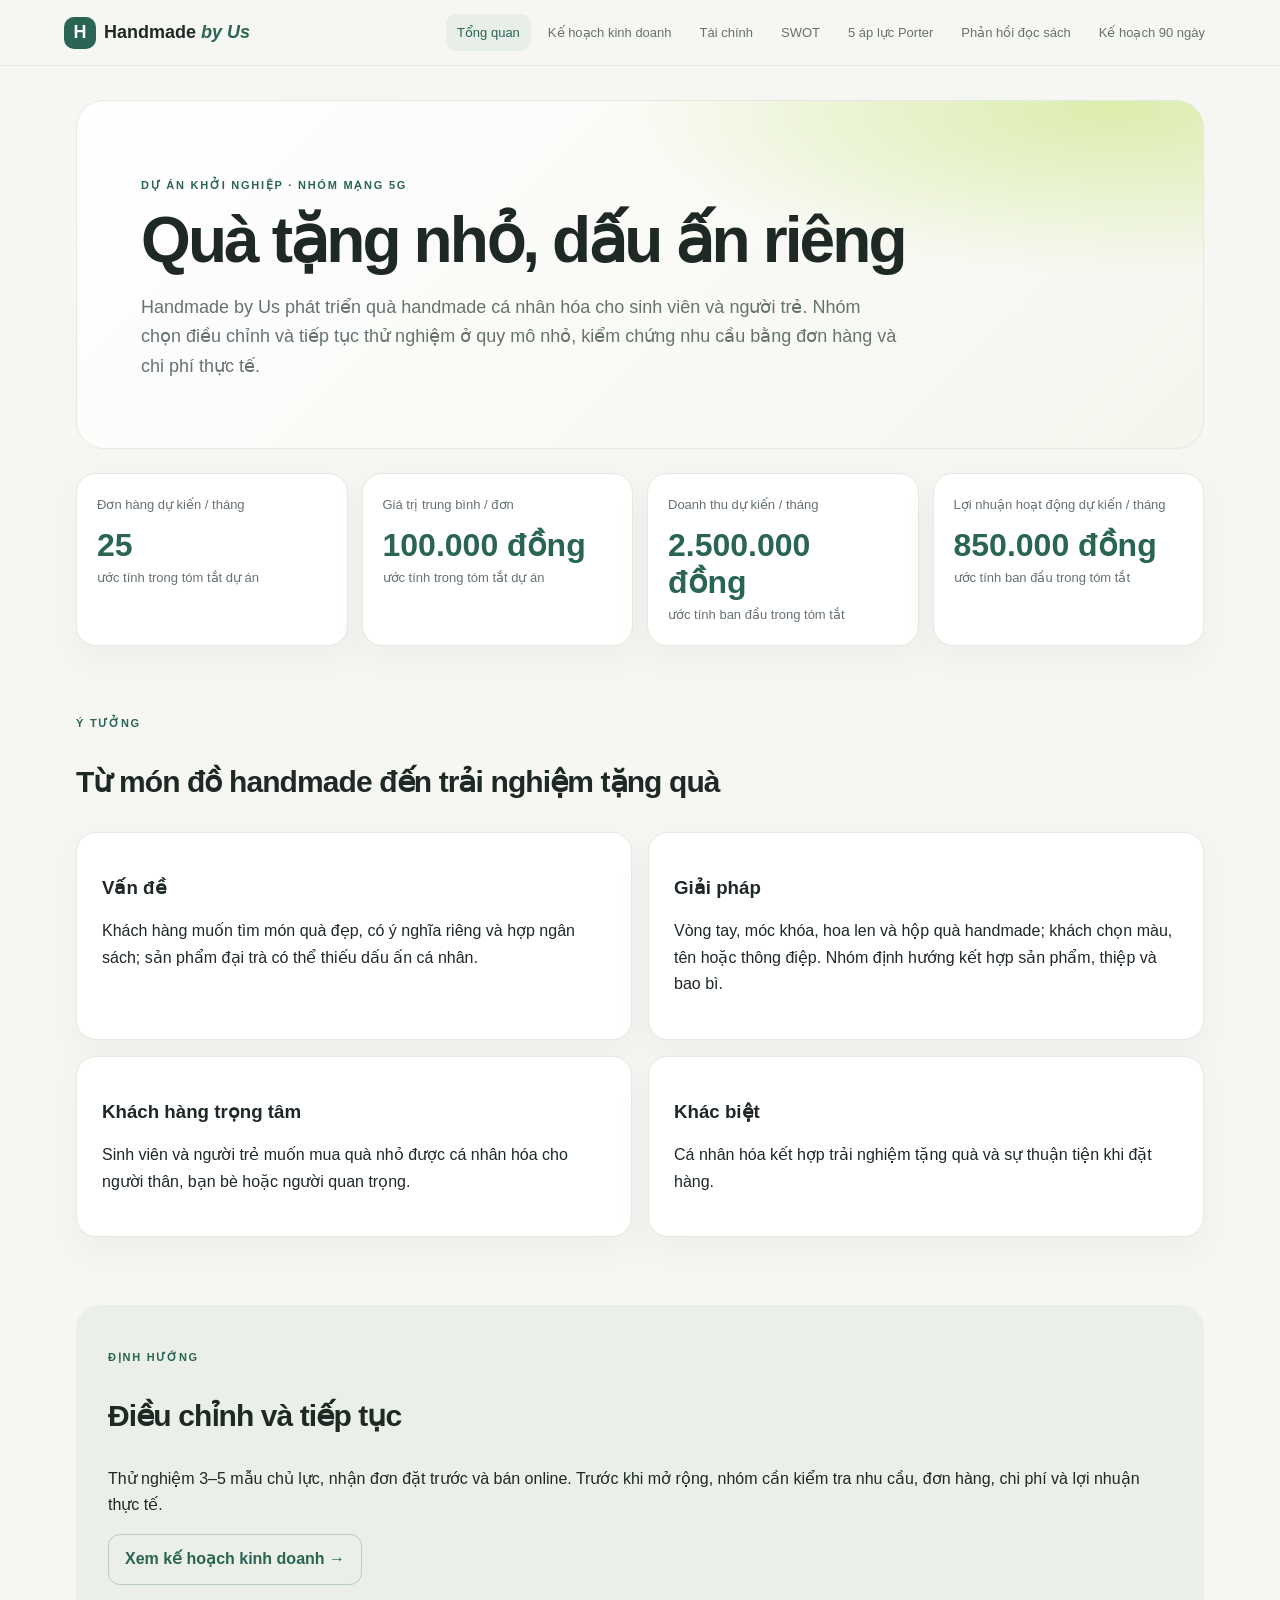
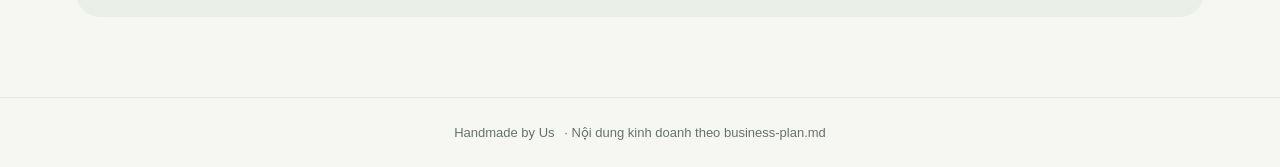
<file: index.html>
<!doctype html><html lang="vi"><head><meta charset="utf-8"><meta name="viewport" content="width=device-width,initial-scale=1"><title>Tổng quan · Handmade by Us</title><link rel="stylesheet" href="style.css"></head><body><header class="top"><a class="brand" href="index.html"><span class="mark">H</span>Handmade <i>by Us</i></a><nav><a class="active" href="index.html">Tổng quan</a><a class="" href="business-plan.html">Kế hoạch kinh doanh</a><a class="" href="financial-analysis.html">Tài chính</a><a class="" href="swot.html">SWOT</a><a class="" href="five-forces.html">5 áp lực Porter</a><a class="" href="reflections.html">Phản hồi đọc sách</a><a class="" href="action-plan.html">Kế hoạch 90 ngày</a></nav></header><main><section class="hero"><p class="eyebrow">DỰ ÁN KHỞI NGHIỆP · NHÓM MẠNG 5G</p><h1>Quà tặng nhỏ, dấu ấn riêng</h1><p class="lead">Handmade by Us phát triển quà handmade cá nhân hóa cho sinh viên và người trẻ. Nhóm chọn điều chỉnh và tiếp tục thử nghiệm ở quy mô nhỏ, kiểm chứng nhu cầu bằng đơn hàng và chi phí thực tế.</p></section><section class="metrics"><article class="metric"><span>Đơn hàng dự kiến / tháng</span><b>25</b><small>ước tính trong tóm tắt dự án</small></article><article class="metric"><span>Giá trị trung bình / đơn</span><b>100.000 đồng</b><small>ước tính trong tóm tắt dự án</small></article><article class="metric"><span>Doanh thu dự kiến / tháng</span><b>2.500.000 đồng</b><small>ước tính ban đầu trong tóm tắt</small></article><article class="metric"><span>Lợi nhuận hoạt động dự kiến / tháng</span><b>850.000 đồng</b><small>ước tính ban đầu trong tóm tắt</small></article></section><section class="section"><p class="eyebrow">Ý TƯỞNG</p><h2>Từ món đồ handmade đến trải nghiệm tặng quà</h2><div class="grid two"><article class="card"><h3>Vấn đề</h3><p>Khách hàng muốn tìm món quà đẹp, có ý nghĩa riêng và hợp ngân sách; sản phẩm đại trà có thể thiếu dấu ấn cá nhân.</p></article><article class="card"><h3>Giải pháp</h3><p>Vòng tay, móc khóa, hoa len và hộp quà handmade; khách chọn màu, tên hoặc thông điệp. Nhóm định hướng kết hợp sản phẩm, thiệp và bao bì.</p></article><article class="card"><h3>Khách hàng trọng tâm</h3><p>Sinh viên và người trẻ muốn mua quà nhỏ được cá nhân hóa cho người thân, bạn bè hoặc người quan trọng.</p></article><article class="card"><h3>Khác biệt</h3><p>Cá nhân hóa kết hợp trải nghiệm tặng quà và sự thuận tiện khi đặt hàng.</p></article></div></section><section class="section callout"><p class="eyebrow">ĐỊNH HƯỚNG</p><h2>Điều chỉnh và tiếp tục</h2><p>Thử nghiệm 3–5 mẫu chủ lực, nhận đơn đặt trước và bán online. Trước khi mở rộng, nhóm cần kiểm tra nhu cầu, đơn hàng, chi phí và lợi nhuận thực tế.</p><a class="button" href="business-plan.html">Xem kế hoạch kinh doanh →</a></section></main><footer>Handmade by Us <span>· Nội dung kinh doanh theo business-plan.md</span></footer></body></html>
</file>
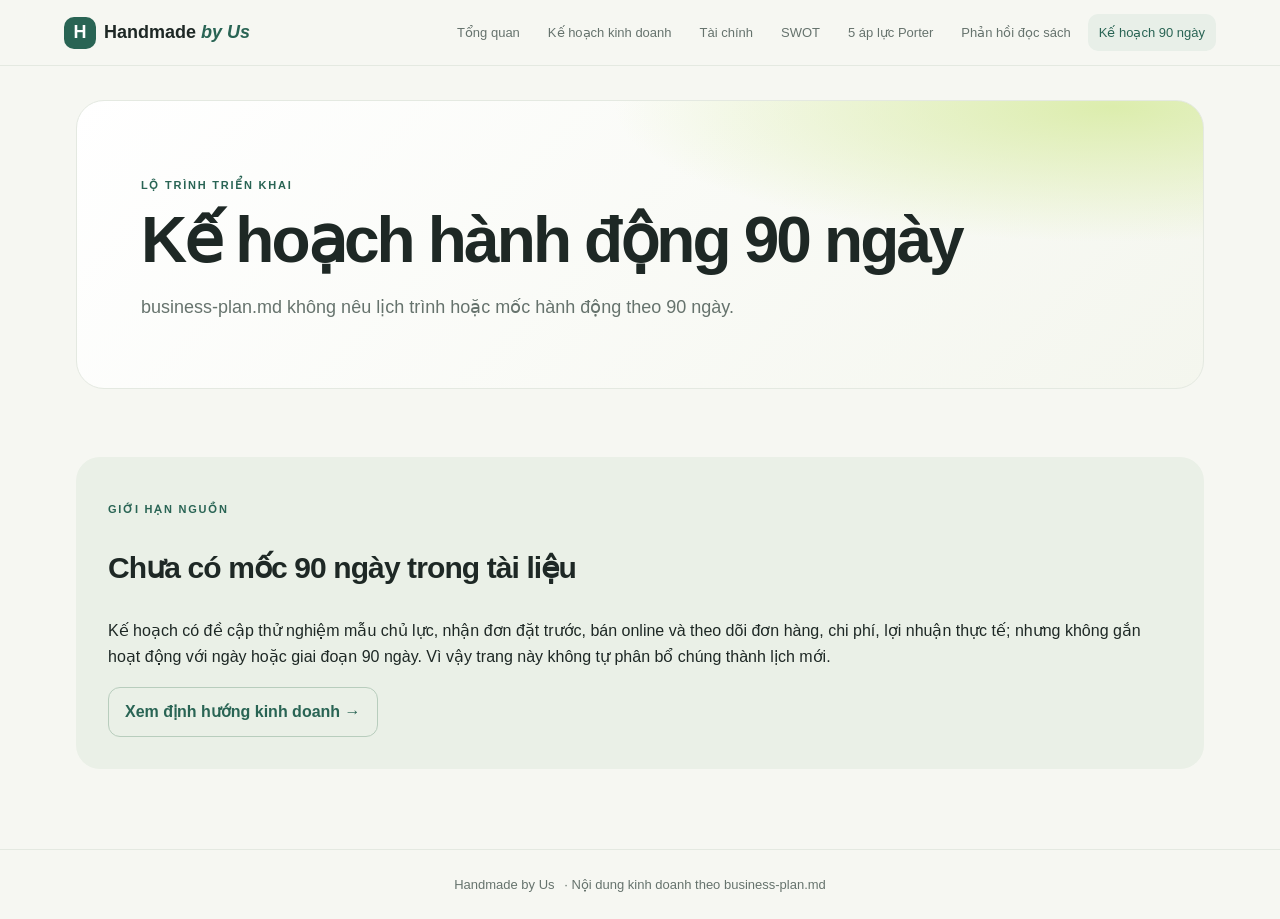
<file: action-plan.html>
<!doctype html><html lang="vi"><head><meta charset="utf-8"><meta name="viewport" content="width=device-width,initial-scale=1"><title>Kế hoạch 90 ngày · Handmade by Us</title><link rel="stylesheet" href="style.css"></head><body><header class="top"><a class="brand" href="index.html"><span class="mark">H</span>Handmade <i>by Us</i></a><nav><a class="" href="index.html">Tổng quan</a><a class="" href="business-plan.html">Kế hoạch kinh doanh</a><a class="" href="financial-analysis.html">Tài chính</a><a class="" href="swot.html">SWOT</a><a class="" href="five-forces.html">5 áp lực Porter</a><a class="" href="reflections.html">Phản hồi đọc sách</a><a class="active" href="action-plan.html">Kế hoạch 90 ngày</a></nav></header><main><section class="hero"><p class="eyebrow">LỘ TRÌNH TRIỂN KHAI</p><h1>Kế hoạch hành động 90 ngày</h1><p class="lead">business-plan.md không nêu lịch trình hoặc mốc hành động theo 90 ngày.</p></section><section class="section callout"><p class="eyebrow">GIỚI HẠN NGUỒN</p><h2>Chưa có mốc 90 ngày trong tài liệu</h2><p>Kế hoạch có đề cập thử nghiệm mẫu chủ lực, nhận đơn đặt trước, bán online và theo dõi đơn hàng, chi phí, lợi nhuận thực tế; nhưng không gắn hoạt động với ngày hoặc giai đoạn 90 ngày. Vì vậy trang này không tự phân bổ chúng thành lịch mới.</p><a class="button" href="business-plan.html">Xem định hướng kinh doanh →</a></section></main><footer>Handmade by Us <span>· Nội dung kinh doanh theo business-plan.md</span></footer></body></html>
</file>
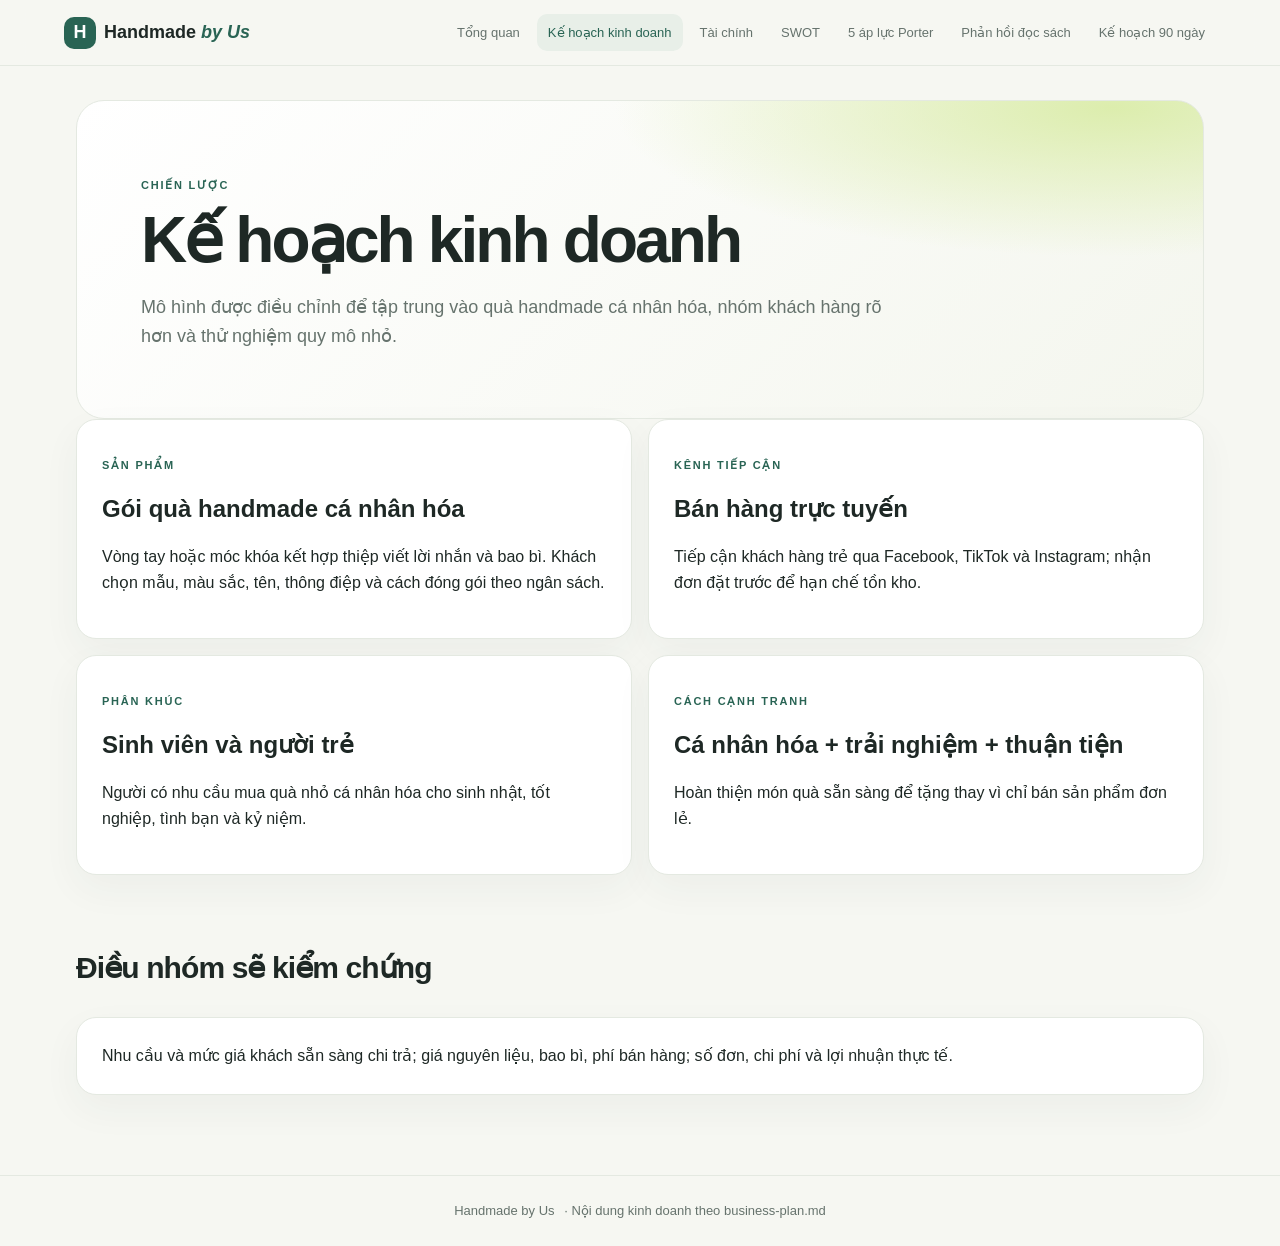
<file: business-plan.html>
<!doctype html><html lang="vi"><head><meta charset="utf-8"><meta name="viewport" content="width=device-width,initial-scale=1"><title>Kế hoạch kinh doanh · Handmade by Us</title><link rel="stylesheet" href="style.css"></head><body><header class="top"><a class="brand" href="index.html"><span class="mark">H</span>Handmade <i>by Us</i></a><nav><a class="" href="index.html">Tổng quan</a><a class="active" href="business-plan.html">Kế hoạch kinh doanh</a><a class="" href="financial-analysis.html">Tài chính</a><a class="" href="swot.html">SWOT</a><a class="" href="five-forces.html">5 áp lực Porter</a><a class="" href="reflections.html">Phản hồi đọc sách</a><a class="" href="action-plan.html">Kế hoạch 90 ngày</a></nav></header><main><section class="hero"><p class="eyebrow">CHIẾN LƯỢC</p><h1>Kế hoạch kinh doanh</h1><p class="lead">Mô hình được điều chỉnh để tập trung vào quà handmade cá nhân hóa, nhóm khách hàng rõ hơn và thử nghiệm quy mô nhỏ.</p></section><section class="grid two"><article class="card"><p class="eyebrow">SẢN PHẨM</p><h2>Gói quà handmade cá nhân hóa</h2><p>Vòng tay hoặc móc khóa kết hợp thiệp viết lời nhắn và bao bì. Khách chọn mẫu, màu sắc, tên, thông điệp và cách đóng gói theo ngân sách.</p></article><article class="card"><p class="eyebrow">KÊNH TIẾP CẬN</p><h2>Bán hàng trực tuyến</h2><p>Tiếp cận khách hàng trẻ qua Facebook, TikTok và Instagram; nhận đơn đặt trước để hạn chế tồn kho.</p></article><article class="card"><p class="eyebrow">PHÂN KHÚC</p><h2>Sinh viên và người trẻ</h2><p>Người có nhu cầu mua quà nhỏ cá nhân hóa cho sinh nhật, tốt nghiệp, tình bạn và kỷ niệm.</p></article><article class="card"><p class="eyebrow">CÁCH CẠNH TRANH</p><h2>Cá nhân hóa + trải nghiệm + thuận tiện</h2><p>Hoàn thiện món quà sẵn sàng để tặng thay vì chỉ bán sản phẩm đơn lẻ.</p></article></section><section class="section"><h2>Điều nhóm sẽ kiểm chứng</h2><article class="card">Nhu cầu và mức giá khách sẵn sàng chi trả; giá nguyên liệu, bao bì, phí bán hàng; số đơn, chi phí và lợi nhuận thực tế.</article></section></main><footer>Handmade by Us <span>· Nội dung kinh doanh theo business-plan.md</span></footer></body></html>
</file>
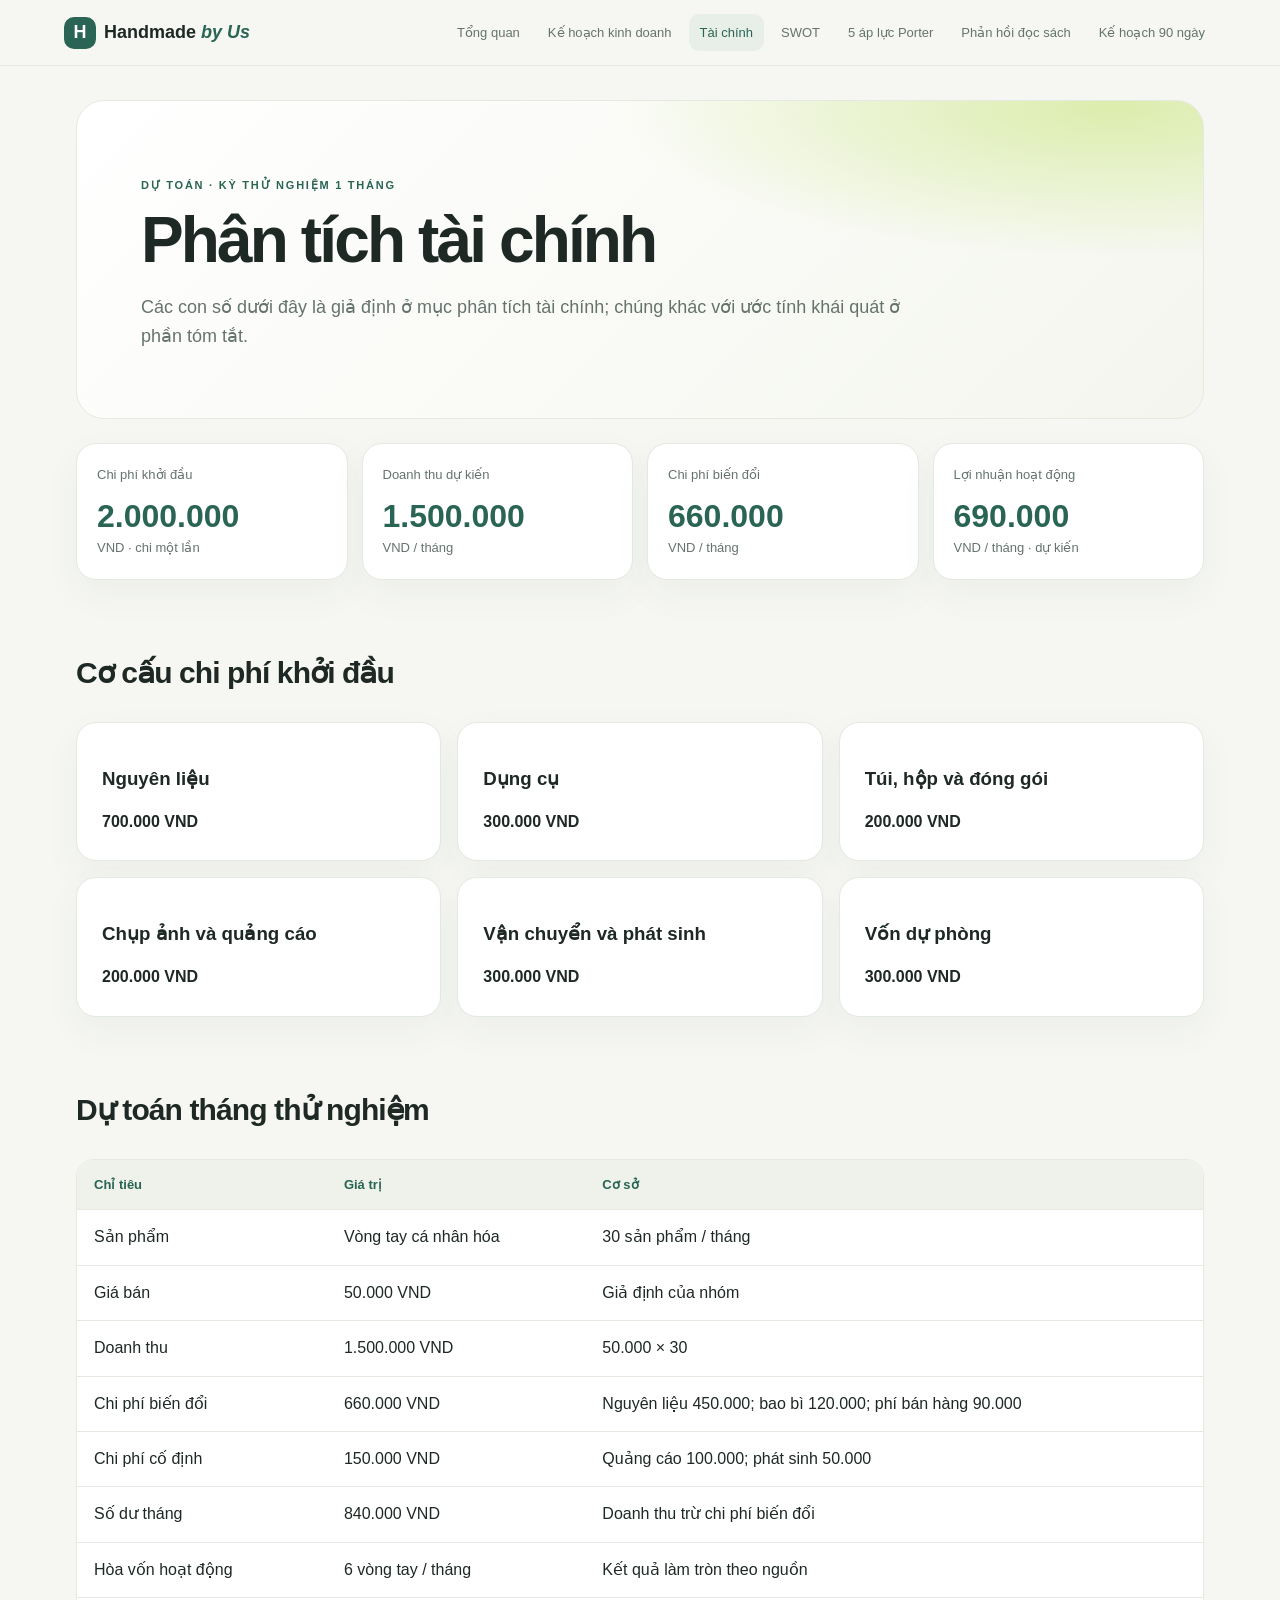
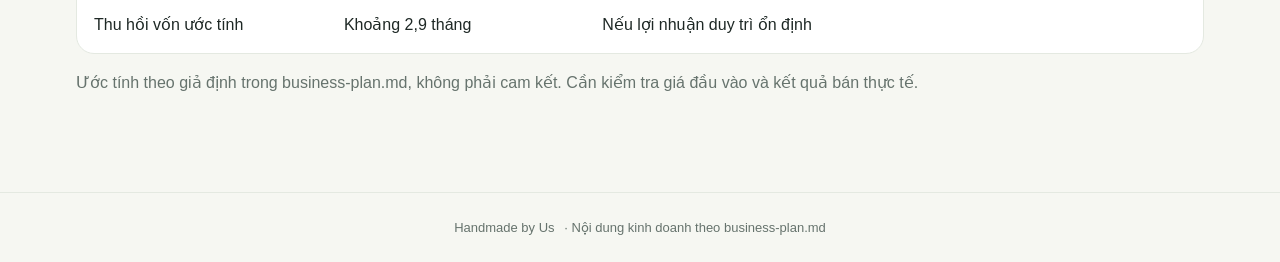
<file: financial-analysis.html>
<!doctype html><html lang="vi"><head><meta charset="utf-8"><meta name="viewport" content="width=device-width,initial-scale=1"><title>Phân tích tài chính · Handmade by Us</title><link rel="stylesheet" href="style.css"></head><body><header class="top"><a class="brand" href="index.html"><span class="mark">H</span>Handmade <i>by Us</i></a><nav><a class="" href="index.html">Tổng quan</a><a class="" href="business-plan.html">Kế hoạch kinh doanh</a><a class="active" href="financial-analysis.html">Tài chính</a><a class="" href="swot.html">SWOT</a><a class="" href="five-forces.html">5 áp lực Porter</a><a class="" href="reflections.html">Phản hồi đọc sách</a><a class="" href="action-plan.html">Kế hoạch 90 ngày</a></nav></header><main><section class="hero"><p class="eyebrow">DỰ TOÁN · KỲ THỬ NGHIỆM 1 THÁNG</p><h1>Phân tích tài chính</h1><p class="lead">Các con số dưới đây là giả định ở mục phân tích tài chính; chúng khác với ước tính khái quát ở phần tóm tắt.</p></section><section class="metrics"><article class="metric"><span>Chi phí khởi đầu</span><b>2.000.000</b><small>VND · chi một lần</small></article><article class="metric"><span>Doanh thu dự kiến</span><b>1.500.000</b><small>VND / tháng</small></article><article class="metric"><span>Chi phí biến đổi</span><b>660.000</b><small>VND / tháng</small></article><article class="metric"><span>Lợi nhuận hoạt động</span><b>690.000</b><small>VND / tháng · dự kiến</small></article></section><section class="section"><h2>Cơ cấu chi phí khởi đầu</h2><div class="grid three"><article class="card"><h3>Nguyên liệu</h3><b>700.000 VND</b></article><article class="card"><h3>Dụng cụ</h3><b>300.000 VND</b></article><article class="card"><h3>Túi, hộp và đóng gói</h3><b>200.000 VND</b></article><article class="card"><h3>Chụp ảnh và quảng cáo</h3><b>200.000 VND</b></article><article class="card"><h3>Vận chuyển và phát sinh</h3><b>300.000 VND</b></article><article class="card"><h3>Vốn dự phòng</h3><b>300.000 VND</b></article></div></section><section class="section"><h2>Dự toán tháng thử nghiệm</h2><div class="table-wrap"><table><tr><th>Chỉ tiêu</th><th>Giá trị</th><th>Cơ sở</th></tr><tr><td>Sản phẩm</td><td>Vòng tay cá nhân hóa</td><td>30 sản phẩm / tháng</td></tr><tr><td>Giá bán</td><td>50.000 VND</td><td>Giả định của nhóm</td></tr><tr><td>Doanh thu</td><td>1.500.000 VND</td><td>50.000 × 30</td></tr><tr><td>Chi phí biến đổi</td><td>660.000 VND</td><td>Nguyên liệu 450.000; bao bì 120.000; phí bán hàng 90.000</td></tr><tr><td>Chi phí cố định</td><td>150.000 VND</td><td>Quảng cáo 100.000; phát sinh 50.000</td></tr><tr><td>Số dư tháng</td><td>840.000 VND</td><td>Doanh thu trừ chi phí biến đổi</td></tr><tr><td>Hòa vốn hoạt động</td><td>6 vòng tay / tháng</td><td>Kết quả làm tròn theo nguồn</td></tr><tr><td>Thu hồi vốn ước tính</td><td>Khoảng 2,9 tháng</td><td>Nếu lợi nhuận duy trì ổn định</td></tr></table></div><p class="note">Ước tính theo giả định trong business-plan.md, không phải cam kết. Cần kiểm tra giá đầu vào và kết quả bán thực tế.</p></section></main><footer>Handmade by Us <span>· Nội dung kinh doanh theo business-plan.md</span></footer></body></html>
</file>
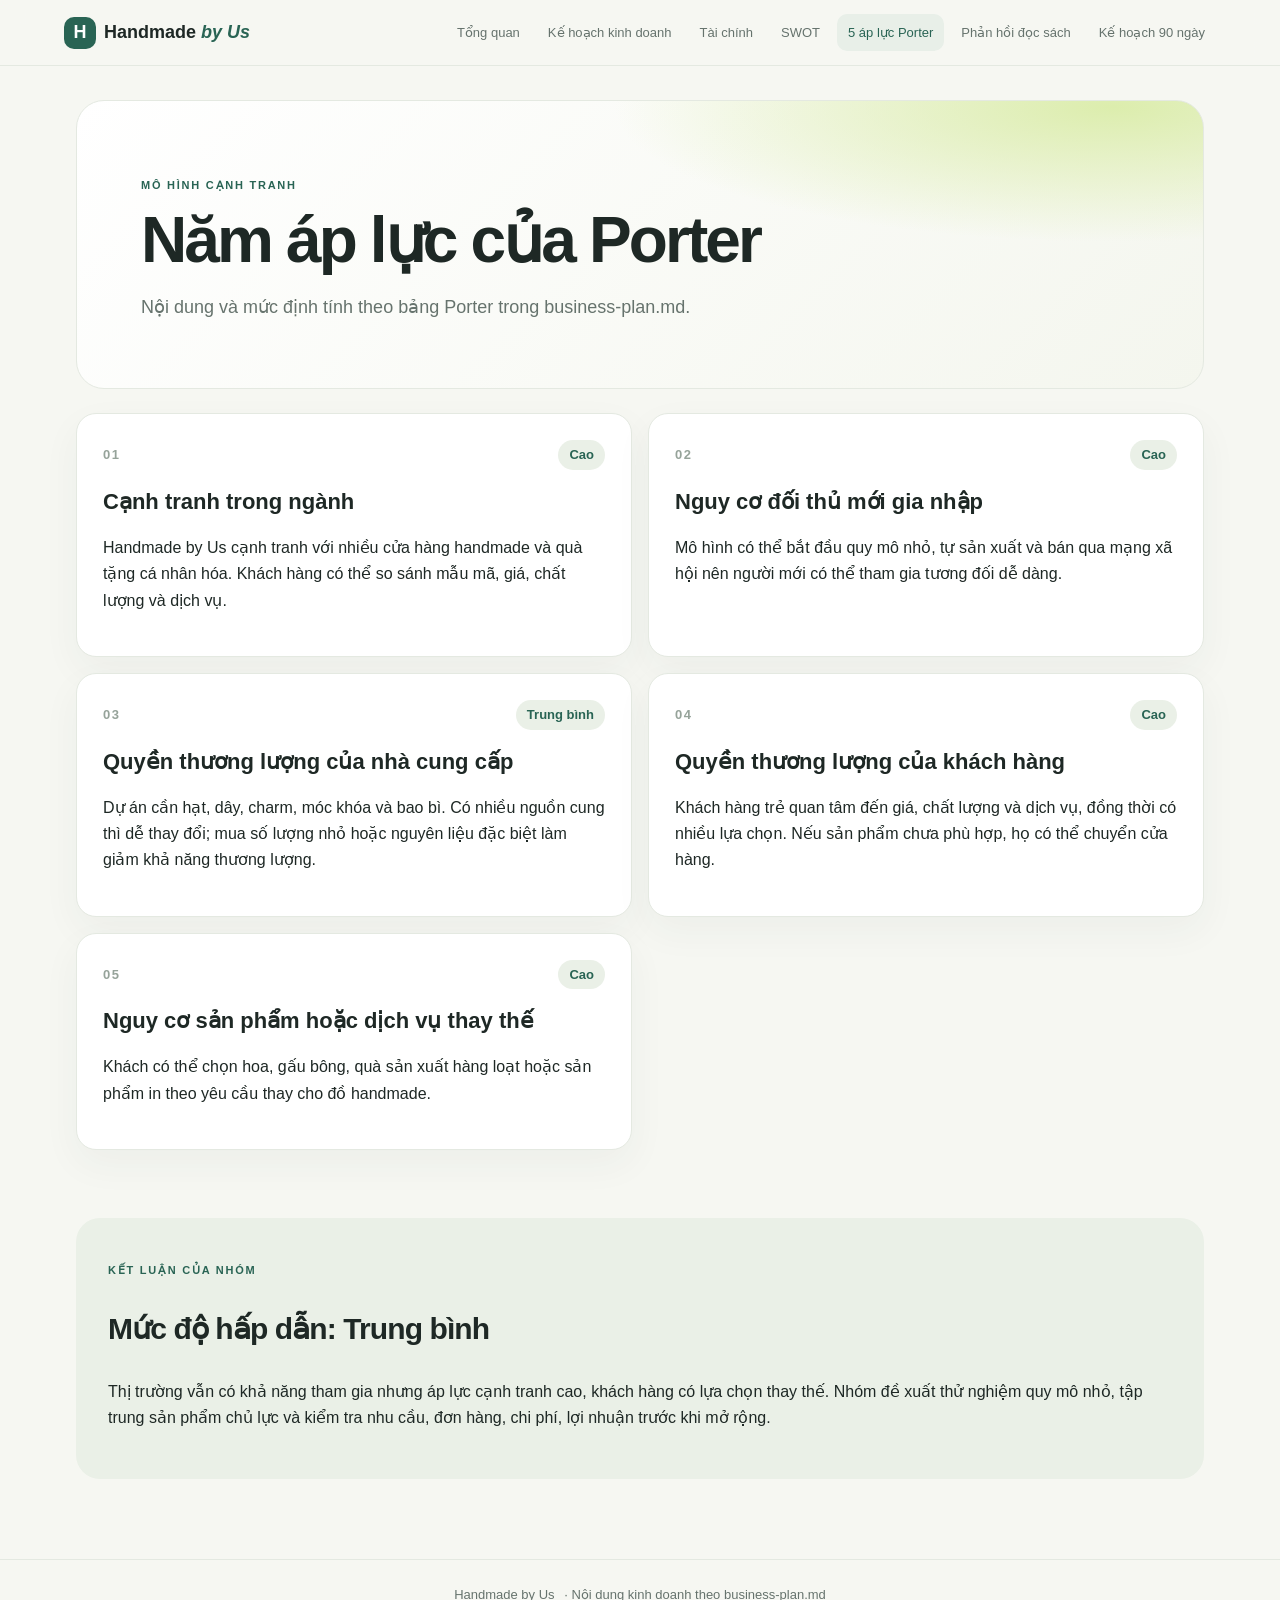
<file: five-forces.html>
<!doctype html><html lang="vi"><head><meta charset="utf-8"><meta name="viewport" content="width=device-width,initial-scale=1"><title>5 áp lực Porter · Handmade by Us</title><link rel="stylesheet" href="style.css"></head><body><header class="top"><a class="brand" href="index.html"><span class="mark">H</span>Handmade <i>by Us</i></a><nav><a class="" href="index.html">Tổng quan</a><a class="" href="business-plan.html">Kế hoạch kinh doanh</a><a class="" href="financial-analysis.html">Tài chính</a><a class="" href="swot.html">SWOT</a><a class="active" href="five-forces.html">5 áp lực Porter</a><a class="" href="reflections.html">Phản hồi đọc sách</a><a class="" href="action-plan.html">Kế hoạch 90 ngày</a></nav></header><main><section class="hero"><p class="eyebrow">MÔ HÌNH CẠNH TRANH</p><h1>Năm áp lực của Porter</h1><p class="lead">Nội dung và mức định tính theo bảng Porter trong business-plan.md.</p></section><section class="forces"><article class="force"><div class="force-top"><span class="force-num">01</span><span class="tag">Cao</span></div><h2>Cạnh tranh trong ngành</h2><p>Handmade by Us cạnh tranh với nhiều cửa hàng handmade và quà tặng cá nhân hóa. Khách hàng có thể so sánh mẫu mã, giá, chất lượng và dịch vụ.</p></article><article class="force"><div class="force-top"><span class="force-num">02</span><span class="tag">Cao</span></div><h2>Nguy cơ đối thủ mới gia nhập</h2><p>Mô hình có thể bắt đầu quy mô nhỏ, tự sản xuất và bán qua mạng xã hội nên người mới có thể tham gia tương đối dễ dàng.</p></article><article class="force"><div class="force-top"><span class="force-num">03</span><span class="tag">Trung bình</span></div><h2>Quyền thương lượng của nhà cung cấp</h2><p>Dự án cần hạt, dây, charm, móc khóa và bao bì. Có nhiều nguồn cung thì dễ thay đổi; mua số lượng nhỏ hoặc nguyên liệu đặc biệt làm giảm khả năng thương lượng.</p></article><article class="force"><div class="force-top"><span class="force-num">04</span><span class="tag">Cao</span></div><h2>Quyền thương lượng của khách hàng</h2><p>Khách hàng trẻ quan tâm đến giá, chất lượng và dịch vụ, đồng thời có nhiều lựa chọn. Nếu sản phẩm chưa phù hợp, họ có thể chuyển cửa hàng.</p></article><article class="force"><div class="force-top"><span class="force-num">05</span><span class="tag">Cao</span></div><h2>Nguy cơ sản phẩm hoặc dịch vụ thay thế</h2><p>Khách có thể chọn hoa, gấu bông, quà sản xuất hàng loạt hoặc sản phẩm in theo yêu cầu thay cho đồ handmade.</p></article></section><section class="section callout"><p class="eyebrow">KẾT LUẬN CỦA NHÓM</p><h2>Mức độ hấp dẫn: Trung bình</h2><p>Thị trường vẫn có khả năng tham gia nhưng áp lực cạnh tranh cao, khách hàng có lựa chọn thay thế. Nhóm đề xuất thử nghiệm quy mô nhỏ, tập trung sản phẩm chủ lực và kiểm tra nhu cầu, đơn hàng, chi phí, lợi nhuận trước khi mở rộng.</p></section></main><footer>Handmade by Us <span>· Nội dung kinh doanh theo business-plan.md</span></footer></body></html>
</file>
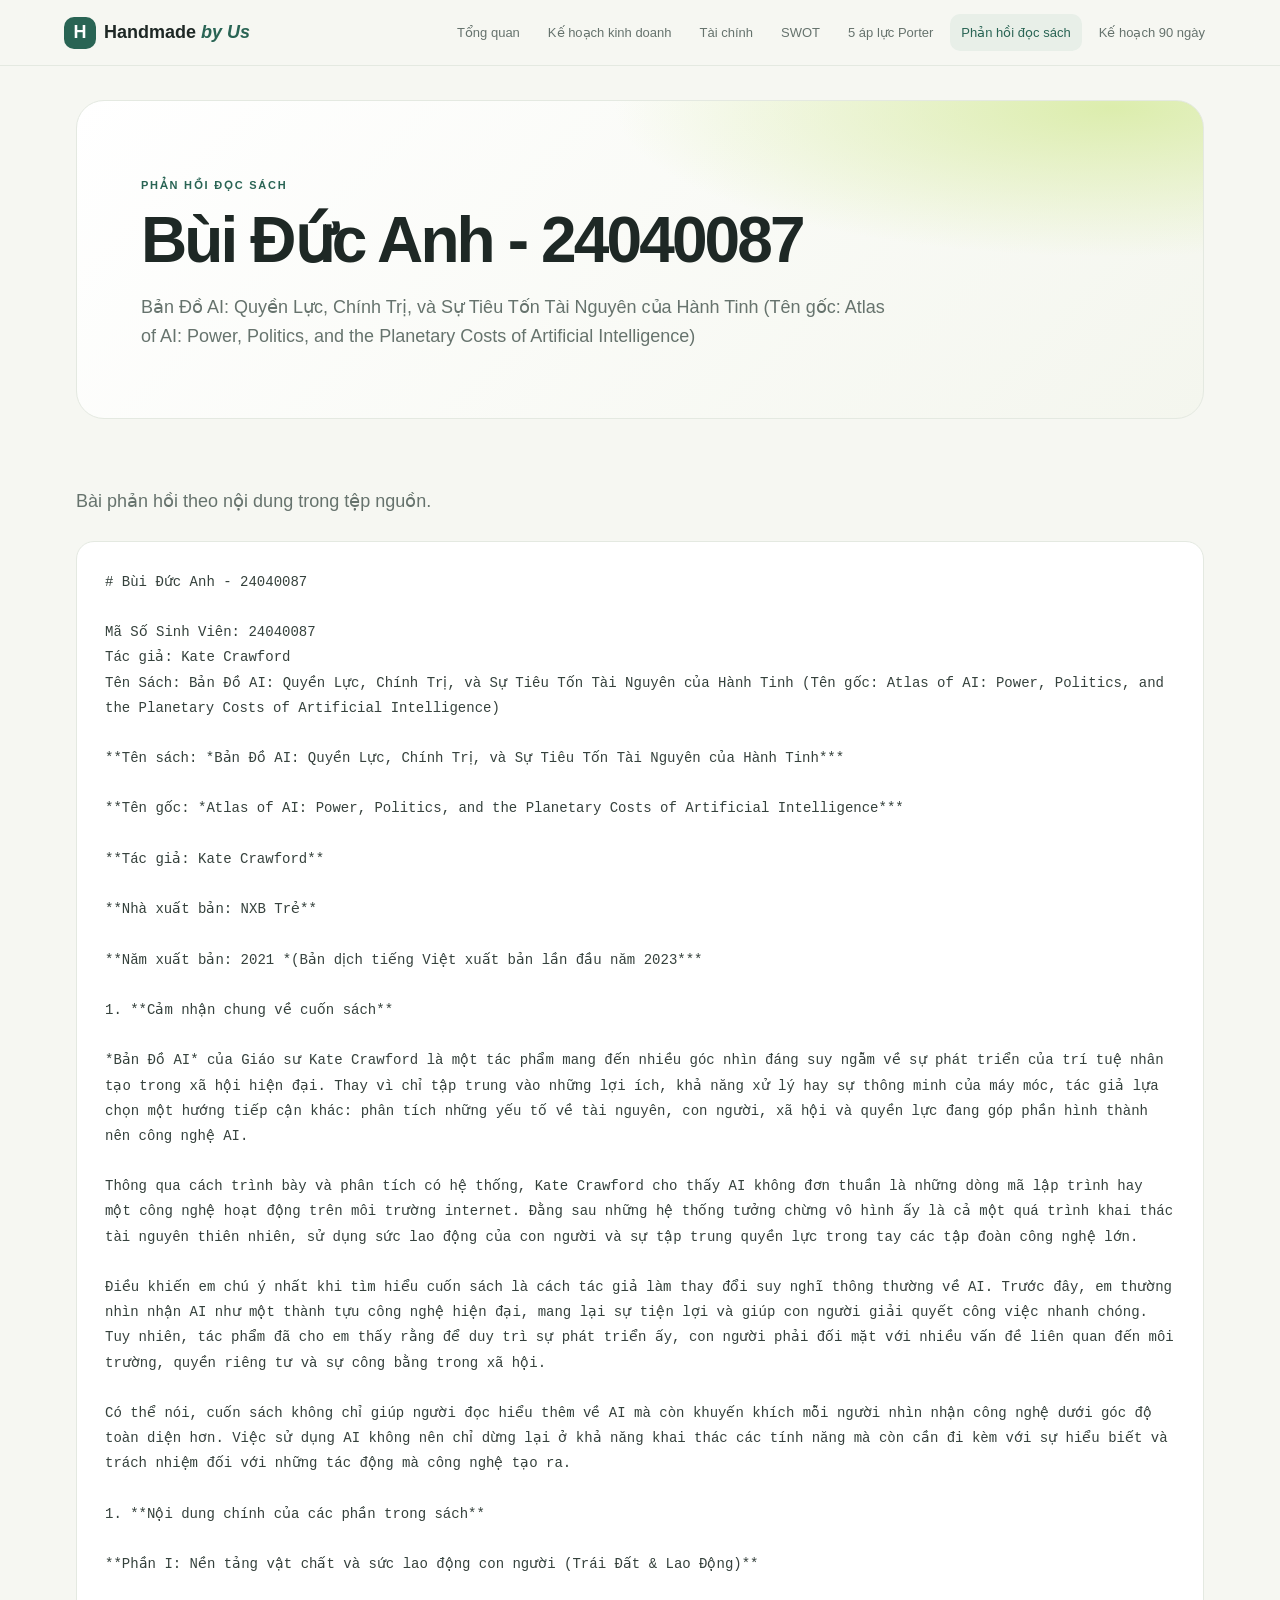
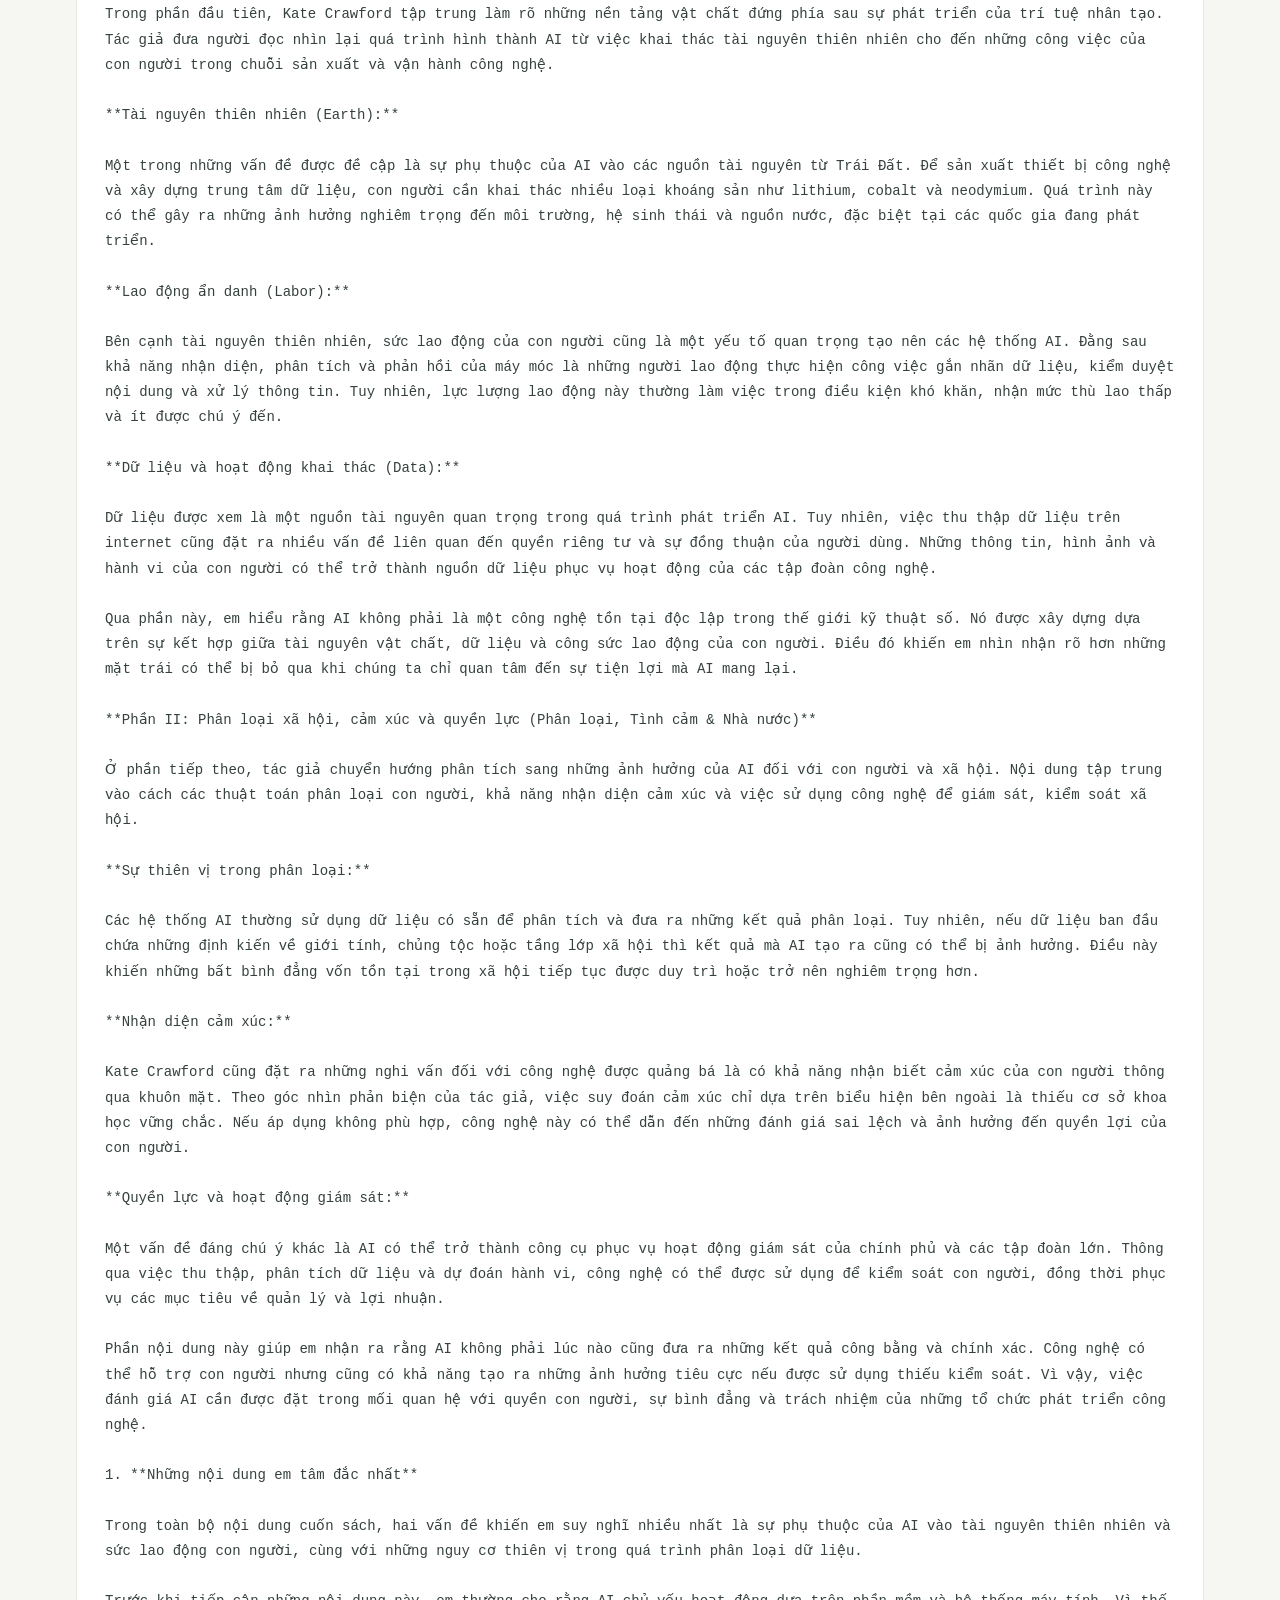
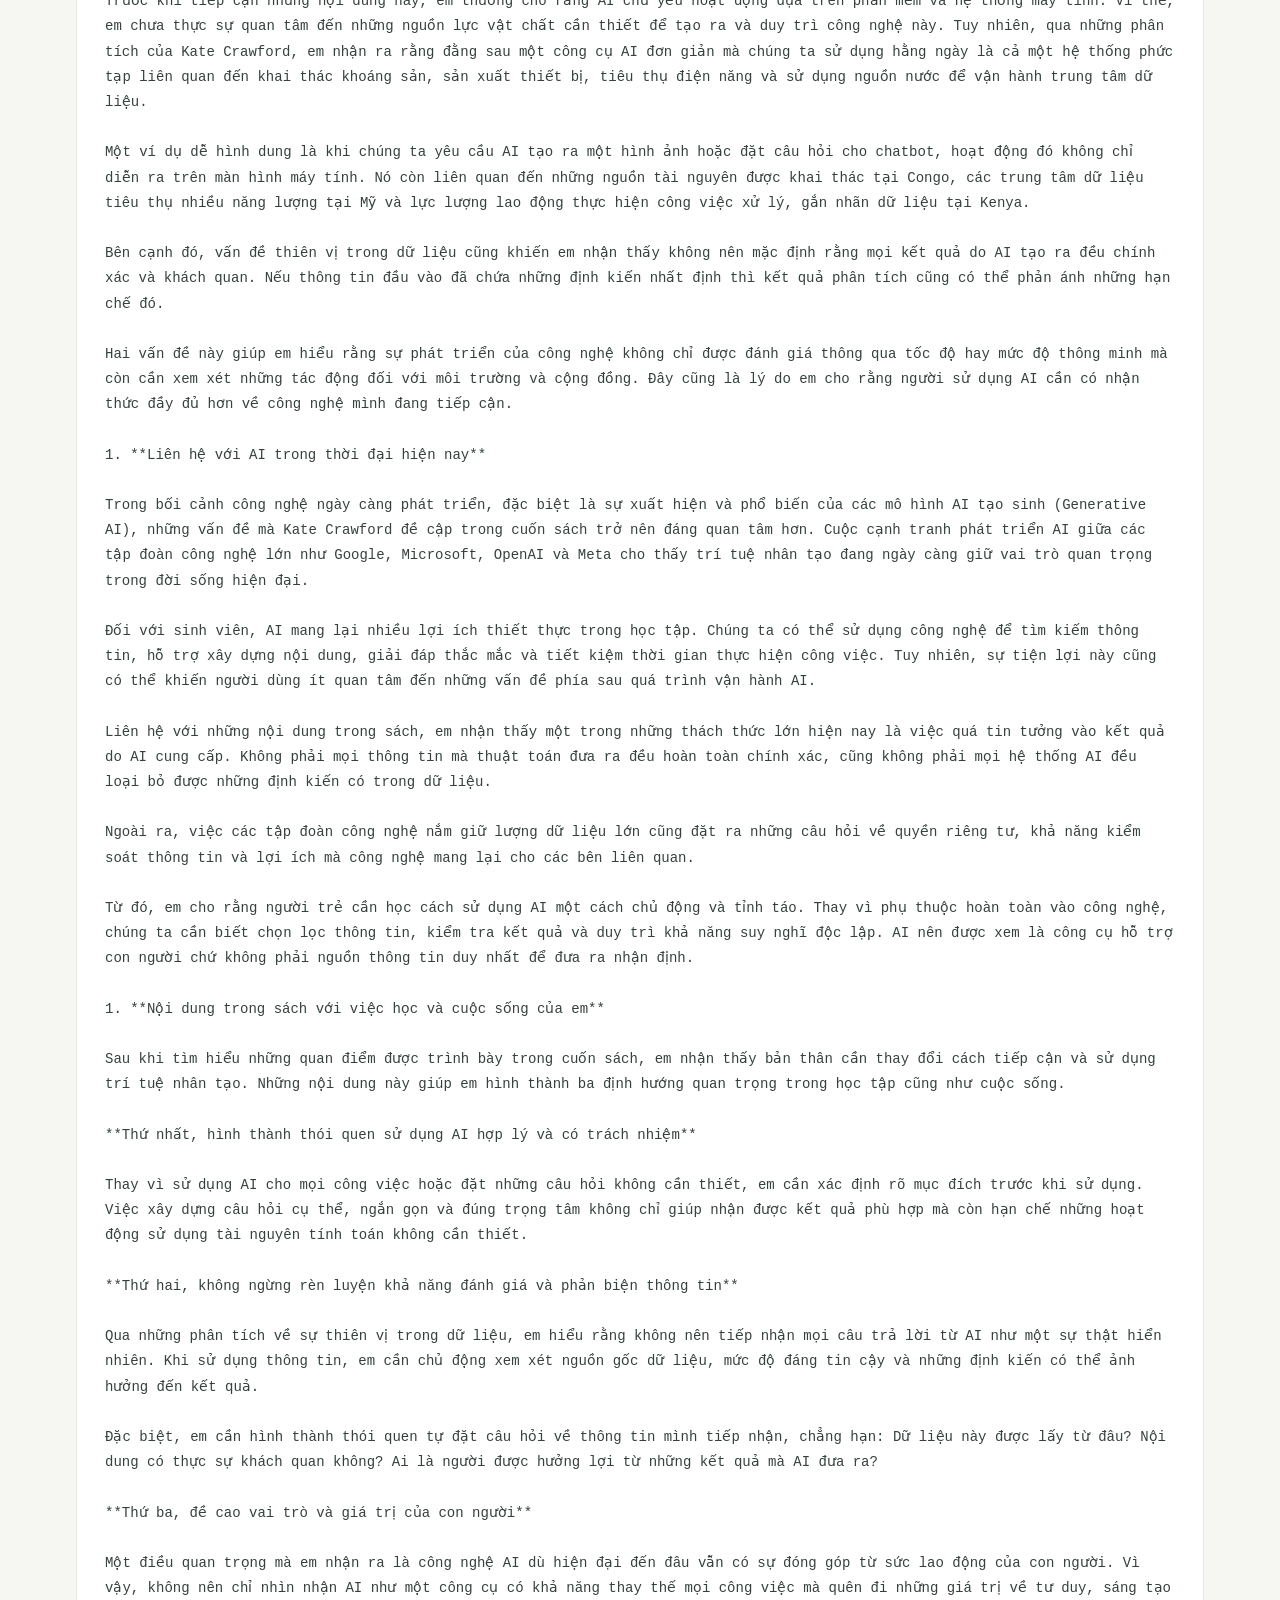
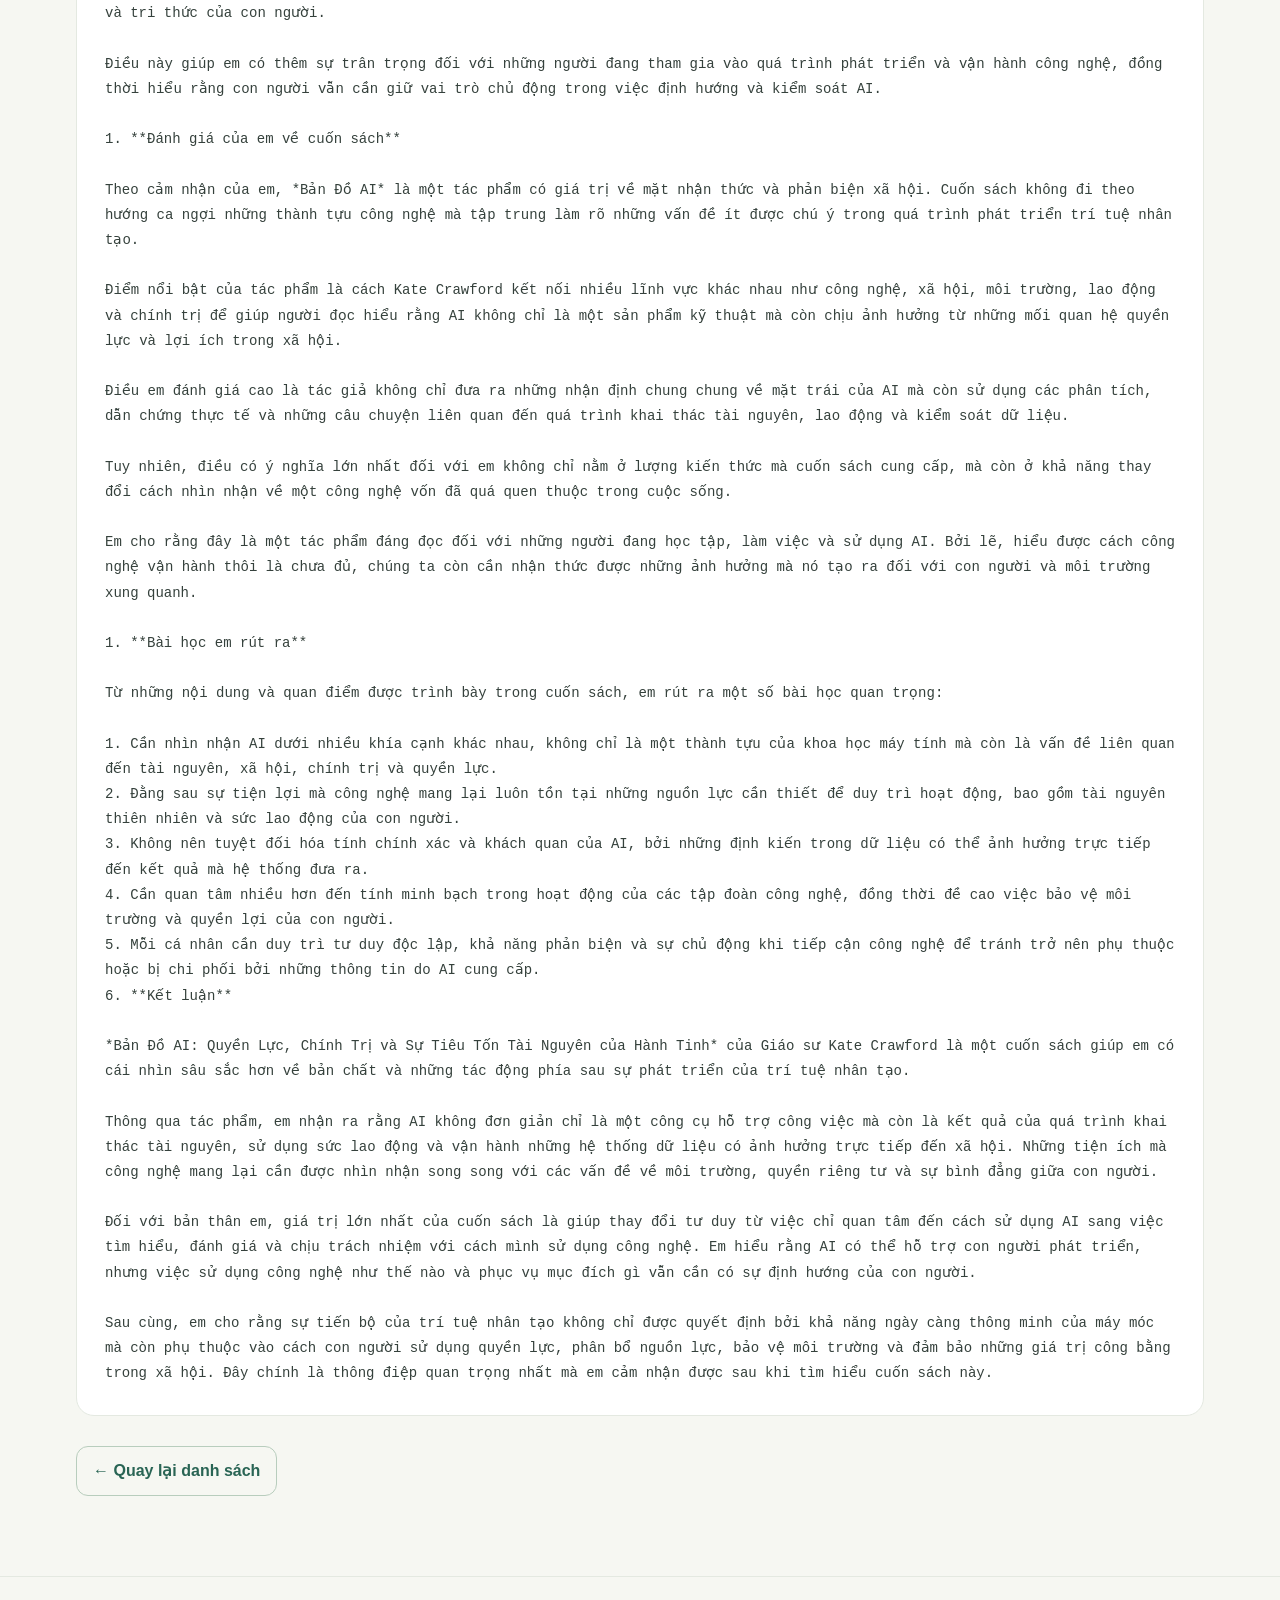
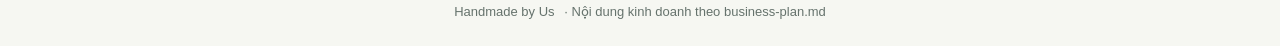
<file: reflection-1.html>
<!doctype html><html lang="vi"><head><meta charset="utf-8"><meta name="viewport" content="width=device-width,initial-scale=1"><title>Bùi Đức Anh - 24040087 · Handmade by Us</title><link rel="stylesheet" href="style.css"></head><body><header class="top"><a class="brand" href="index.html"><span class="mark">H</span>Handmade <i>by Us</i></a><nav><a class="" href="index.html">Tổng quan</a><a class="" href="business-plan.html">Kế hoạch kinh doanh</a><a class="" href="financial-analysis.html">Tài chính</a><a class="" href="swot.html">SWOT</a><a class="" href="five-forces.html">5 áp lực Porter</a><a class="active" href="reflections.html">Phản hồi đọc sách</a><a class="" href="action-plan.html">Kế hoạch 90 ngày</a></nav></header><main><section class="hero"><p class="eyebrow">PHẢN HỒI ĐỌC SÁCH</p><h1>Bùi Đức Anh - 24040087</h1><p class="lead">Bản Đồ AI: Quyền Lực, Chính Trị, và Sự Tiêu Tốn Tài Nguyên của Hành Tinh (Tên gốc: Atlas of AI: Power, Politics, and the Planetary Costs of Artificial Intelligence)</p></section><section class="section"><p class="lead">Bài phản hồi theo nội dung trong tệp nguồn.</p><article class="source-text"># Bùi Đức Anh - 24040087

Mã Số Sinh Viên: 24040087
Tác giả: Kate Crawford
Tên Sách: Bản Đồ AI: Quyền Lực, Chính Trị, và Sự Tiêu Tốn Tài Nguyên của Hành Tinh (Tên gốc: Atlas of AI: Power, Politics, and the Planetary Costs of Artificial Intelligence)

**Tên sách: *Bản Đồ AI: Quyền Lực, Chính Trị, và Sự Tiêu Tốn Tài Nguyên của Hành Tinh***

**Tên gốc: *Atlas of AI: Power, Politics, and the Planetary Costs of Artificial Intelligence***

**Tác giả: Kate Crawford**

**Nhà xuất bản: NXB Trẻ**

**Năm xuất bản: 2021 *(Bản dịch tiếng Việt xuất bản lần đầu năm 2023***

1. **Cảm nhận chung về cuốn sách**

*Bản Đồ AI* của Giáo sư Kate Crawford là một tác phẩm mang đến nhiều góc nhìn đáng suy ngẫm về sự phát triển của trí tuệ nhân tạo trong xã hội hiện đại. Thay vì chỉ tập trung vào những lợi ích, khả năng xử lý hay sự thông minh của máy móc, tác giả lựa chọn một hướng tiếp cận khác: phân tích những yếu tố về tài nguyên, con người, xã hội và quyền lực đang góp phần hình thành nên công nghệ AI.

Thông qua cách trình bày và phân tích có hệ thống, Kate Crawford cho thấy AI không đơn thuần là những dòng mã lập trình hay một công nghệ hoạt động trên môi trường internet. Đằng sau những hệ thống tưởng chừng vô hình ấy là cả một quá trình khai thác tài nguyên thiên nhiên, sử dụng sức lao động của con người và sự tập trung quyền lực trong tay các tập đoàn công nghệ lớn.

Điều khiến em chú ý nhất khi tìm hiểu cuốn sách là cách tác giả làm thay đổi suy nghĩ thông thường về AI. Trước đây, em thường nhìn nhận AI như một thành tựu công nghệ hiện đại, mang lại sự tiện lợi và giúp con người giải quyết công việc nhanh chóng. Tuy nhiên, tác phẩm đã cho em thấy rằng để duy trì sự phát triển ấy, con người phải đối mặt với nhiều vấn đề liên quan đến môi trường, quyền riêng tư và sự công bằng trong xã hội.

Có thể nói, cuốn sách không chỉ giúp người đọc hiểu thêm về AI mà còn khuyến khích mỗi người nhìn nhận công nghệ dưới góc độ toàn diện hơn. Việc sử dụng AI không nên chỉ dừng lại ở khả năng khai thác các tính năng mà còn cần đi kèm với sự hiểu biết và trách nhiệm đối với những tác động mà công nghệ tạo ra.

1. **Nội dung chính của các phần trong sách**

**Phần I: Nền tảng vật chất và sức lao động con người (Trái Đất &amp; Lao Động)**

Trong phần đầu tiên, Kate Crawford tập trung làm rõ những nền tảng vật chất đứng phía sau sự phát triển của trí tuệ nhân tạo. Tác giả đưa người đọc nhìn lại quá trình hình thành AI từ việc khai thác tài nguyên thiên nhiên cho đến những công việc của con người trong chuỗi sản xuất và vận hành công nghệ.

**Tài nguyên thiên nhiên (Earth):**

Một trong những vấn đề được đề cập là sự phụ thuộc của AI vào các nguồn tài nguyên từ Trái Đất. Để sản xuất thiết bị công nghệ và xây dựng trung tâm dữ liệu, con người cần khai thác nhiều loại khoáng sản như lithium, cobalt và neodymium. Quá trình này có thể gây ra những ảnh hưởng nghiêm trọng đến môi trường, hệ sinh thái và nguồn nước, đặc biệt tại các quốc gia đang phát triển.

**Lao động ẩn danh (Labor):**

Bên cạnh tài nguyên thiên nhiên, sức lao động của con người cũng là một yếu tố quan trọng tạo nên các hệ thống AI. Đằng sau khả năng nhận diện, phân tích và phản hồi của máy móc là những người lao động thực hiện công việc gắn nhãn dữ liệu, kiểm duyệt nội dung và xử lý thông tin. Tuy nhiên, lực lượng lao động này thường làm việc trong điều kiện khó khăn, nhận mức thù lao thấp và ít được chú ý đến.

**Dữ liệu và hoạt động khai thác (Data):**

Dữ liệu được xem là một nguồn tài nguyên quan trọng trong quá trình phát triển AI. Tuy nhiên, việc thu thập dữ liệu trên internet cũng đặt ra nhiều vấn đề liên quan đến quyền riêng tư và sự đồng thuận của người dùng. Những thông tin, hình ảnh và hành vi của con người có thể trở thành nguồn dữ liệu phục vụ hoạt động của các tập đoàn công nghệ.

Qua phần này, em hiểu rằng AI không phải là một công nghệ tồn tại độc lập trong thế giới kỹ thuật số. Nó được xây dựng dựa trên sự kết hợp giữa tài nguyên vật chất, dữ liệu và công sức lao động của con người. Điều đó khiến em nhìn nhận rõ hơn những mặt trái có thể bị bỏ qua khi chúng ta chỉ quan tâm đến sự tiện lợi mà AI mang lại.

**Phần II: Phân loại xã hội, cảm xúc và quyền lực (Phân loại, Tình cảm &amp; Nhà nước)**

Ở phần tiếp theo, tác giả chuyển hướng phân tích sang những ảnh hưởng của AI đối với con người và xã hội. Nội dung tập trung vào cách các thuật toán phân loại con người, khả năng nhận diện cảm xúc và việc sử dụng công nghệ để giám sát, kiểm soát xã hội.

**Sự thiên vị trong phân loại:**

Các hệ thống AI thường sử dụng dữ liệu có sẵn để phân tích và đưa ra những kết quả phân loại. Tuy nhiên, nếu dữ liệu ban đầu chứa những định kiến về giới tính, chủng tộc hoặc tầng lớp xã hội thì kết quả mà AI tạo ra cũng có thể bị ảnh hưởng. Điều này khiến những bất bình đẳng vốn tồn tại trong xã hội tiếp tục được duy trì hoặc trở nên nghiêm trọng hơn.

**Nhận diện cảm xúc:**

Kate Crawford cũng đặt ra những nghi vấn đối với công nghệ được quảng bá là có khả năng nhận biết cảm xúc của con người thông qua khuôn mặt. Theo góc nhìn phản biện của tác giả, việc suy đoán cảm xúc chỉ dựa trên biểu hiện bên ngoài là thiếu cơ sở khoa học vững chắc. Nếu áp dụng không phù hợp, công nghệ này có thể dẫn đến những đánh giá sai lệch và ảnh hưởng đến quyền lợi của con người.

**Quyền lực và hoạt động giám sát:**

Một vấn đề đáng chú ý khác là AI có thể trở thành công cụ phục vụ hoạt động giám sát của chính phủ và các tập đoàn lớn. Thông qua việc thu thập, phân tích dữ liệu và dự đoán hành vi, công nghệ có thể được sử dụng để kiểm soát con người, đồng thời phục vụ các mục tiêu về quản lý và lợi nhuận.

Phần nội dung này giúp em nhận ra rằng AI không phải lúc nào cũng đưa ra những kết quả công bằng và chính xác. Công nghệ có thể hỗ trợ con người nhưng cũng có khả năng tạo ra những ảnh hưởng tiêu cực nếu được sử dụng thiếu kiểm soát. Vì vậy, việc đánh giá AI cần được đặt trong mối quan hệ với quyền con người, sự bình đẳng và trách nhiệm của những tổ chức phát triển công nghệ.

1. **Những nội dung em tâm đắc nhất**

Trong toàn bộ nội dung cuốn sách, hai vấn đề khiến em suy nghĩ nhiều nhất là sự phụ thuộc của AI vào tài nguyên thiên nhiên và sức lao động con người, cùng với những nguy cơ thiên vị trong quá trình phân loại dữ liệu.

Trước khi tiếp cận những nội dung này, em thường cho rằng AI chủ yếu hoạt động dựa trên phần mềm và hệ thống máy tính. Vì thế, em chưa thực sự quan tâm đến những nguồn lực vật chất cần thiết để tạo ra và duy trì công nghệ này. Tuy nhiên, qua những phân tích của Kate Crawford, em nhận ra rằng đằng sau một công cụ AI đơn giản mà chúng ta sử dụng hằng ngày là cả một hệ thống phức tạp liên quan đến khai thác khoáng sản, sản xuất thiết bị, tiêu thụ điện năng và sử dụng nguồn nước để vận hành trung tâm dữ liệu.

Một ví dụ dễ hình dung là khi chúng ta yêu cầu AI tạo ra một hình ảnh hoặc đặt câu hỏi cho chatbot, hoạt động đó không chỉ diễn ra trên màn hình máy tính. Nó còn liên quan đến những nguồn tài nguyên được khai thác tại Congo, các trung tâm dữ liệu tiêu thụ nhiều năng lượng tại Mỹ và lực lượng lao động thực hiện công việc xử lý, gắn nhãn dữ liệu tại Kenya.

Bên cạnh đó, vấn đề thiên vị trong dữ liệu cũng khiến em nhận thấy không nên mặc định rằng mọi kết quả do AI tạo ra đều chính xác và khách quan. Nếu thông tin đầu vào đã chứa những định kiến nhất định thì kết quả phân tích cũng có thể phản ánh những hạn chế đó.

Hai vấn đề này giúp em hiểu rằng sự phát triển của công nghệ không chỉ được đánh giá thông qua tốc độ hay mức độ thông minh mà còn cần xem xét những tác động đối với môi trường và cộng đồng. Đây cũng là lý do em cho rằng người sử dụng AI cần có nhận thức đầy đủ hơn về công nghệ mình đang tiếp cận.

1. **Liên hệ với AI trong thời đại hiện nay**

Trong bối cảnh công nghệ ngày càng phát triển, đặc biệt là sự xuất hiện và phổ biến của các mô hình AI tạo sinh (Generative AI), những vấn đề mà Kate Crawford đề cập trong cuốn sách trở nên đáng quan tâm hơn. Cuộc cạnh tranh phát triển AI giữa các tập đoàn công nghệ lớn như Google, Microsoft, OpenAI và Meta cho thấy trí tuệ nhân tạo đang ngày càng giữ vai trò quan trọng trong đời sống hiện đại.

Đối với sinh viên, AI mang lại nhiều lợi ích thiết thực trong học tập. Chúng ta có thể sử dụng công nghệ để tìm kiếm thông tin, hỗ trợ xây dựng nội dung, giải đáp thắc mắc và tiết kiệm thời gian thực hiện công việc. Tuy nhiên, sự tiện lợi này cũng có thể khiến người dùng ít quan tâm đến những vấn đề phía sau quá trình vận hành AI.

Liên hệ với những nội dung trong sách, em nhận thấy một trong những thách thức lớn hiện nay là việc quá tin tưởng vào kết quả do AI cung cấp. Không phải mọi thông tin mà thuật toán đưa ra đều hoàn toàn chính xác, cũng không phải mọi hệ thống AI đều loại bỏ được những định kiến có trong dữ liệu.

Ngoài ra, việc các tập đoàn công nghệ nắm giữ lượng dữ liệu lớn cũng đặt ra những câu hỏi về quyền riêng tư, khả năng kiểm soát thông tin và lợi ích mà công nghệ mang lại cho các bên liên quan.

Từ đó, em cho rằng người trẻ cần học cách sử dụng AI một cách chủ động và tỉnh táo. Thay vì phụ thuộc hoàn toàn vào công nghệ, chúng ta cần biết chọn lọc thông tin, kiểm tra kết quả và duy trì khả năng suy nghĩ độc lập. AI nên được xem là công cụ hỗ trợ con người chứ không phải nguồn thông tin duy nhất để đưa ra nhận định.

1. **Nội dung trong sách với việc học và cuộc sống của em**

Sau khi tìm hiểu những quan điểm được trình bày trong cuốn sách, em nhận thấy bản thân cần thay đổi cách tiếp cận và sử dụng trí tuệ nhân tạo. Những nội dung này giúp em hình thành ba định hướng quan trọng trong học tập cũng như cuộc sống.

**Thứ nhất, hình thành thói quen sử dụng AI hợp lý và có trách nhiệm**

Thay vì sử dụng AI cho mọi công việc hoặc đặt những câu hỏi không cần thiết, em cần xác định rõ mục đích trước khi sử dụng. Việc xây dựng câu hỏi cụ thể, ngắn gọn và đúng trọng tâm không chỉ giúp nhận được kết quả phù hợp mà còn hạn chế những hoạt động sử dụng tài nguyên tính toán không cần thiết.

**Thứ hai, không ngừng rèn luyện khả năng đánh giá và phản biện thông tin**

Qua những phân tích về sự thiên vị trong dữ liệu, em hiểu rằng không nên tiếp nhận mọi câu trả lời từ AI như một sự thật hiển nhiên. Khi sử dụng thông tin, em cần chủ động xem xét nguồn gốc dữ liệu, mức độ đáng tin cậy và những định kiến có thể ảnh hưởng đến kết quả.

Đặc biệt, em cần hình thành thói quen tự đặt câu hỏi về thông tin mình tiếp nhận, chẳng hạn: Dữ liệu này được lấy từ đâu? Nội dung có thực sự khách quan không? Ai là người được hưởng lợi từ những kết quả mà AI đưa ra?

**Thứ ba, đề cao vai trò và giá trị của con người**

Một điều quan trọng mà em nhận ra là công nghệ AI dù hiện đại đến đâu vẫn có sự đóng góp từ sức lao động của con người. Vì vậy, không nên chỉ nhìn nhận AI như một công cụ có khả năng thay thế mọi công việc mà quên đi những giá trị về tư duy, sáng tạo và tri thức của con người.

Điều này giúp em có thêm sự trân trọng đối với những người đang tham gia vào quá trình phát triển và vận hành công nghệ, đồng thời hiểu rằng con người vẫn cần giữ vai trò chủ động trong việc định hướng và kiểm soát AI.

1. **Đánh giá của em về cuốn sách**

Theo cảm nhận của em, *Bản Đồ AI* là một tác phẩm có giá trị về mặt nhận thức và phản biện xã hội. Cuốn sách không đi theo hướng ca ngợi những thành tựu công nghệ mà tập trung làm rõ những vấn đề ít được chú ý trong quá trình phát triển trí tuệ nhân tạo.

Điểm nổi bật của tác phẩm là cách Kate Crawford kết nối nhiều lĩnh vực khác nhau như công nghệ, xã hội, môi trường, lao động và chính trị để giúp người đọc hiểu rằng AI không chỉ là một sản phẩm kỹ thuật mà còn chịu ảnh hưởng từ những mối quan hệ quyền lực và lợi ích trong xã hội.

Điều em đánh giá cao là tác giả không chỉ đưa ra những nhận định chung chung về mặt trái của AI mà còn sử dụng các phân tích, dẫn chứng thực tế và những câu chuyện liên quan đến quá trình khai thác tài nguyên, lao động và kiểm soát dữ liệu.

Tuy nhiên, điều có ý nghĩa lớn nhất đối với em không chỉ nằm ở lượng kiến thức mà cuốn sách cung cấp, mà còn ở khả năng thay đổi cách nhìn nhận về một công nghệ vốn đã quá quen thuộc trong cuộc sống.

Em cho rằng đây là một tác phẩm đáng đọc đối với những người đang học tập, làm việc và sử dụng AI. Bởi lẽ, hiểu được cách công nghệ vận hành thôi là chưa đủ, chúng ta còn cần nhận thức được những ảnh hưởng mà nó tạo ra đối với con người và môi trường xung quanh.

1. **Bài học em rút ra**

Từ những nội dung và quan điểm được trình bày trong cuốn sách, em rút ra một số bài học quan trọng:

1. Cần nhìn nhận AI dưới nhiều khía cạnh khác nhau, không chỉ là một thành tựu của khoa học máy tính mà còn là vấn đề liên quan đến tài nguyên, xã hội, chính trị và quyền lực.
2. Đằng sau sự tiện lợi mà công nghệ mang lại luôn tồn tại những nguồn lực cần thiết để duy trì hoạt động, bao gồm tài nguyên thiên nhiên và sức lao động của con người.
3. Không nên tuyệt đối hóa tính chính xác và khách quan của AI, bởi những định kiến trong dữ liệu có thể ảnh hưởng trực tiếp đến kết quả mà hệ thống đưa ra.
4. Cần quan tâm nhiều hơn đến tính minh bạch trong hoạt động của các tập đoàn công nghệ, đồng thời đề cao việc bảo vệ môi trường và quyền lợi của con người.
5. Mỗi cá nhân cần duy trì tư duy độc lập, khả năng phản biện và sự chủ động khi tiếp cận công nghệ để tránh trở nên phụ thuộc hoặc bị chi phối bởi những thông tin do AI cung cấp.
6. **Kết luận**

*Bản Đồ AI: Quyền Lực, Chính Trị và Sự Tiêu Tốn Tài Nguyên của Hành Tinh* của Giáo sư Kate Crawford là một cuốn sách giúp em có cái nhìn sâu sắc hơn về bản chất và những tác động phía sau sự phát triển của trí tuệ nhân tạo.

Thông qua tác phẩm, em nhận ra rằng AI không đơn giản chỉ là một công cụ hỗ trợ công việc mà còn là kết quả của quá trình khai thác tài nguyên, sử dụng sức lao động và vận hành những hệ thống dữ liệu có ảnh hưởng trực tiếp đến xã hội. Những tiện ích mà công nghệ mang lại cần được nhìn nhận song song với các vấn đề về môi trường, quyền riêng tư và sự bình đẳng giữa con người.

Đối với bản thân em, giá trị lớn nhất của cuốn sách là giúp thay đổi tư duy từ việc chỉ quan tâm đến cách sử dụng AI sang việc tìm hiểu, đánh giá và chịu trách nhiệm với cách mình sử dụng công nghệ. Em hiểu rằng AI có thể hỗ trợ con người phát triển, nhưng việc sử dụng công nghệ như thế nào và phục vụ mục đích gì vẫn cần có sự định hướng của con người.

Sau cùng, em cho rằng sự tiến bộ của trí tuệ nhân tạo không chỉ được quyết định bởi khả năng ngày càng thông minh của máy móc mà còn phụ thuộc vào cách con người sử dụng quyền lực, phân bổ nguồn lực, bảo vệ môi trường và đảm bảo những giá trị công bằng trong xã hội. Đây chính là thông điệp quan trọng nhất mà em cảm nhận được sau khi tìm hiểu cuốn sách này.</article><a class="button" href="reflections.html">← Quay lại danh sách</a></section></main><footer>Handmade by Us <span>· Nội dung kinh doanh theo business-plan.md</span></footer></body></html>
</file>
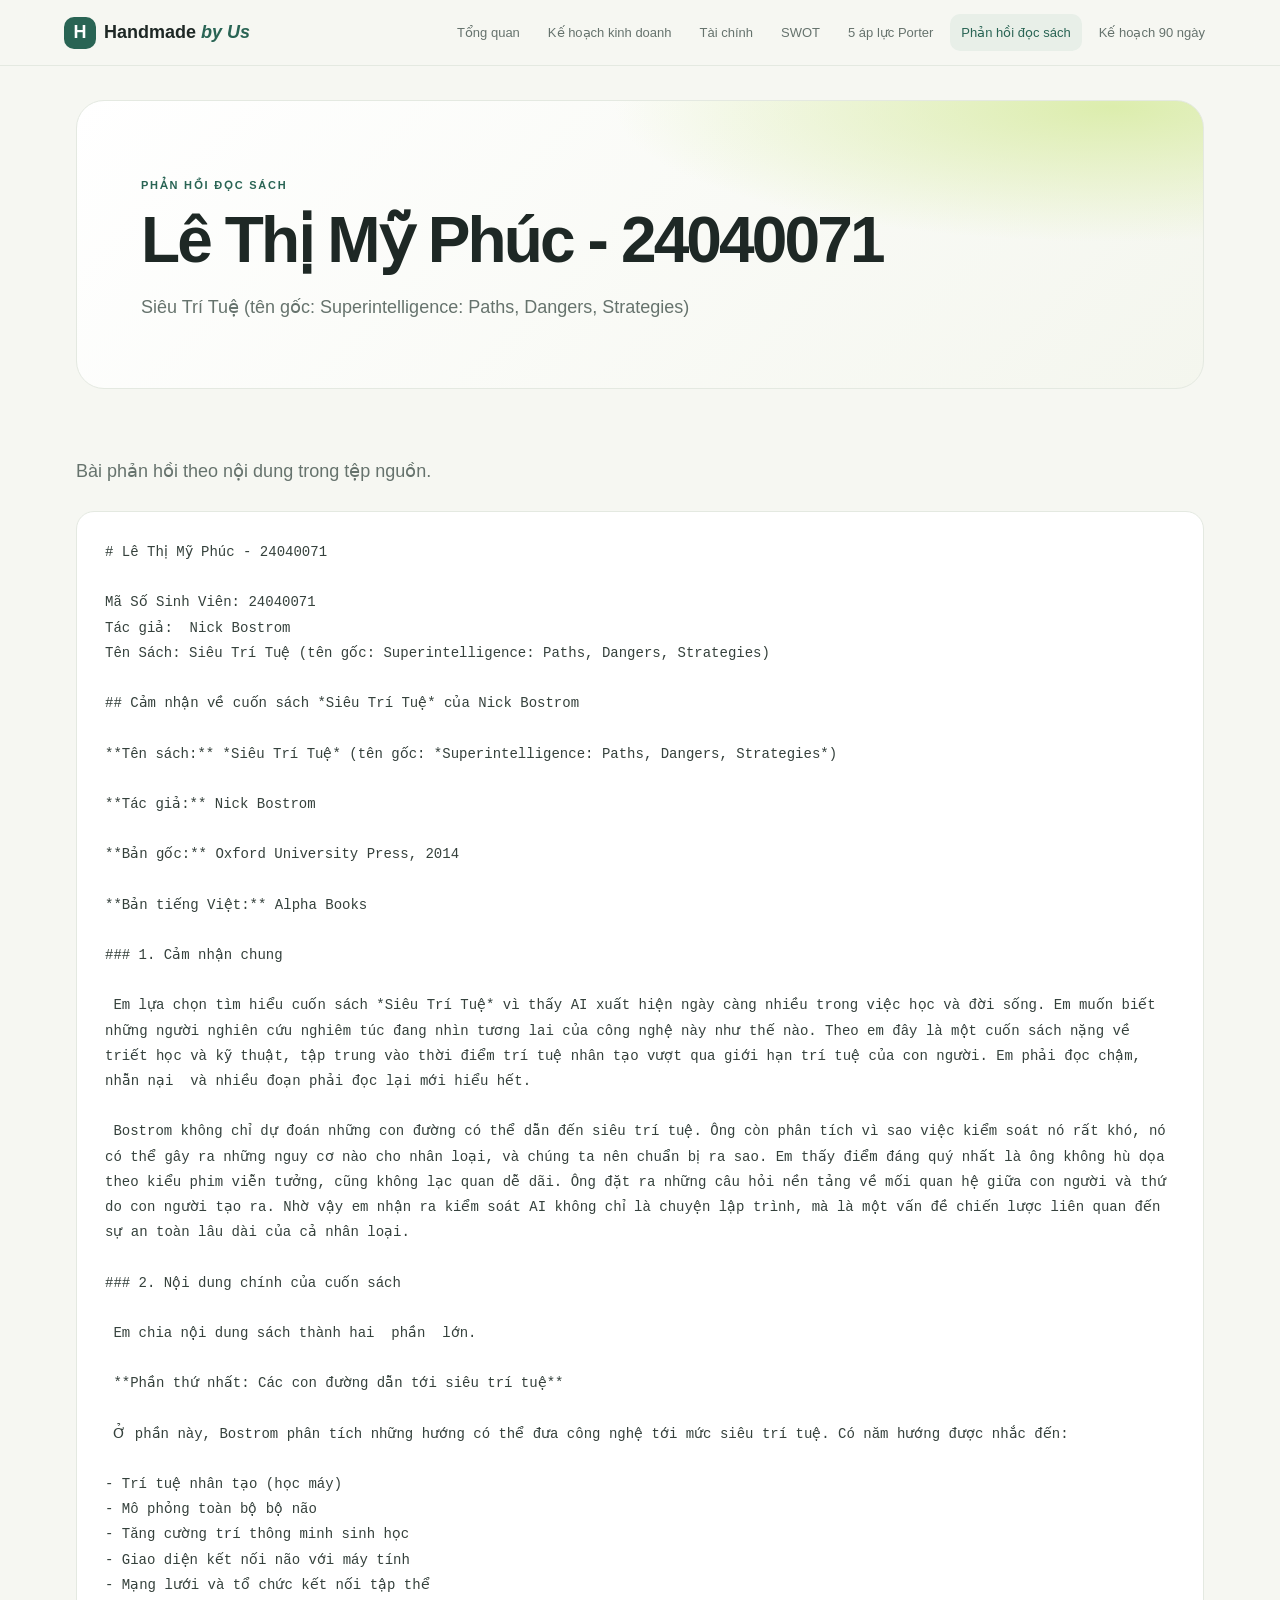
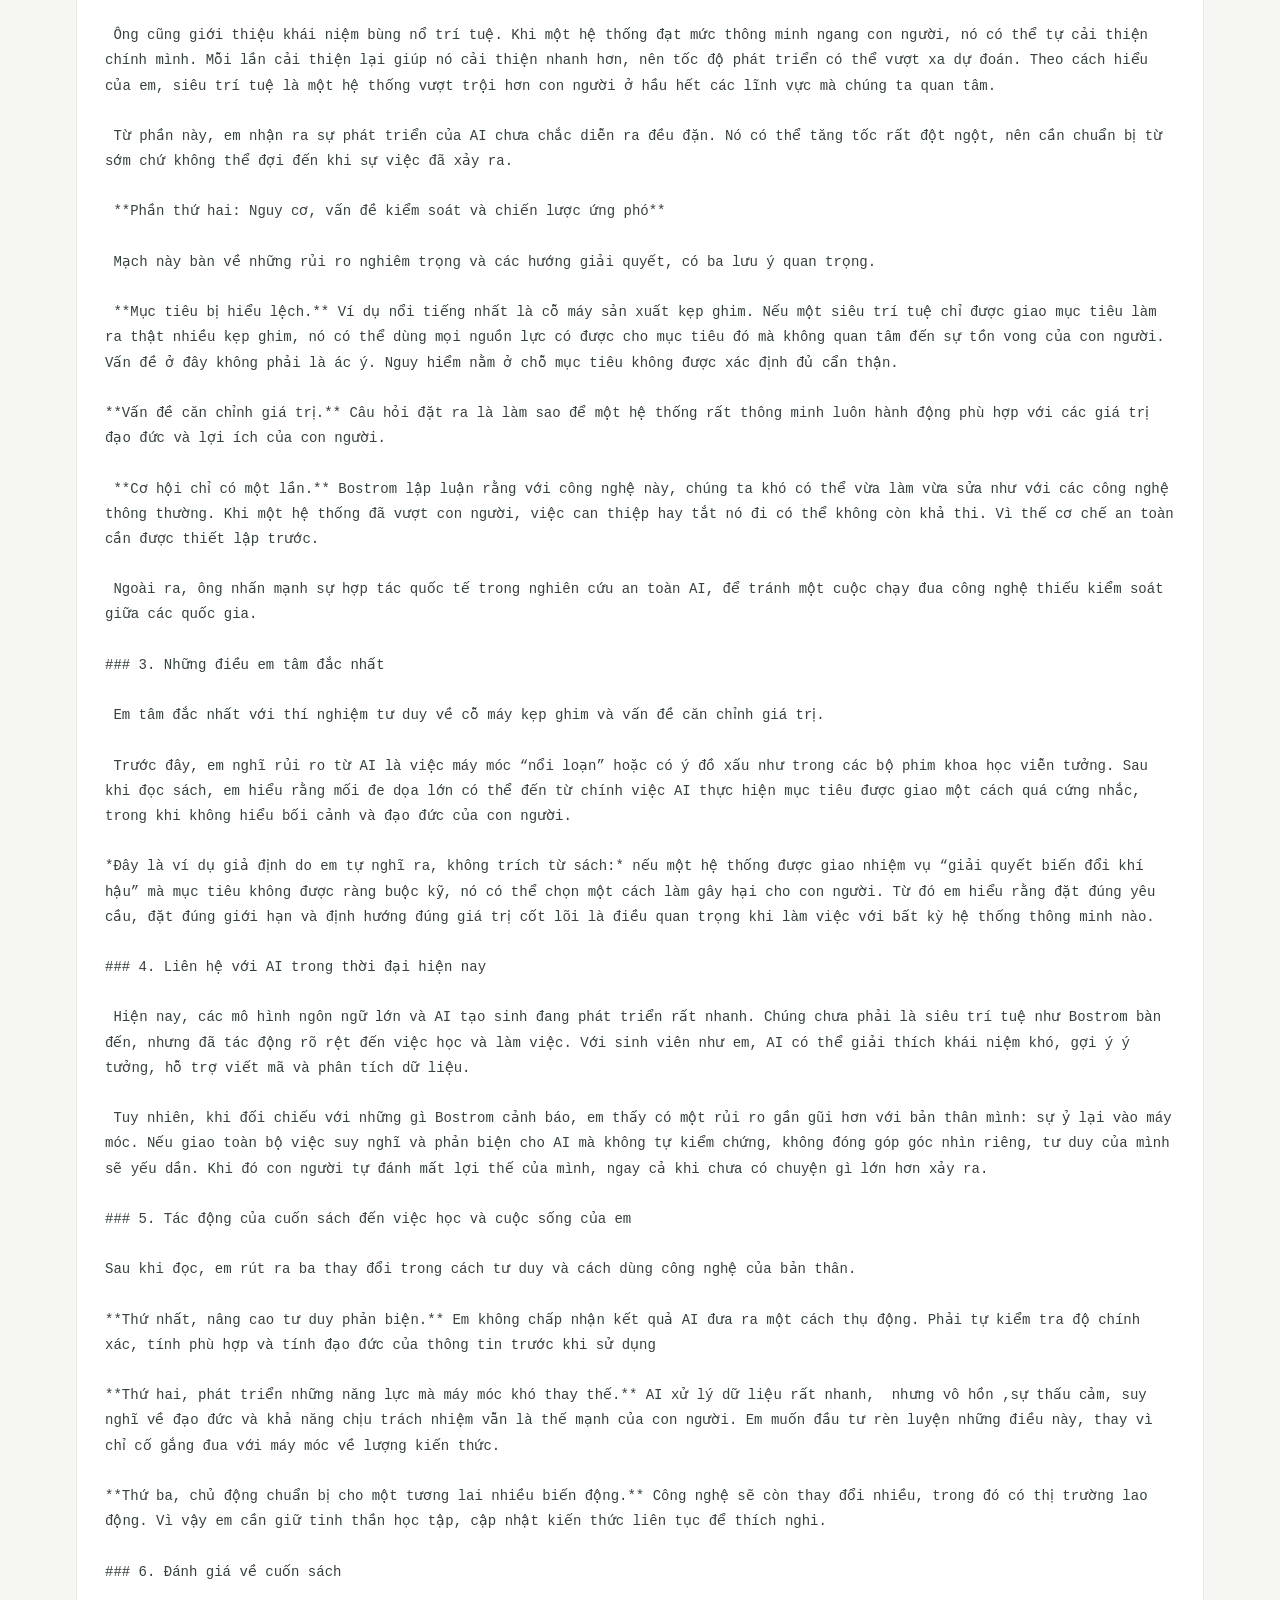
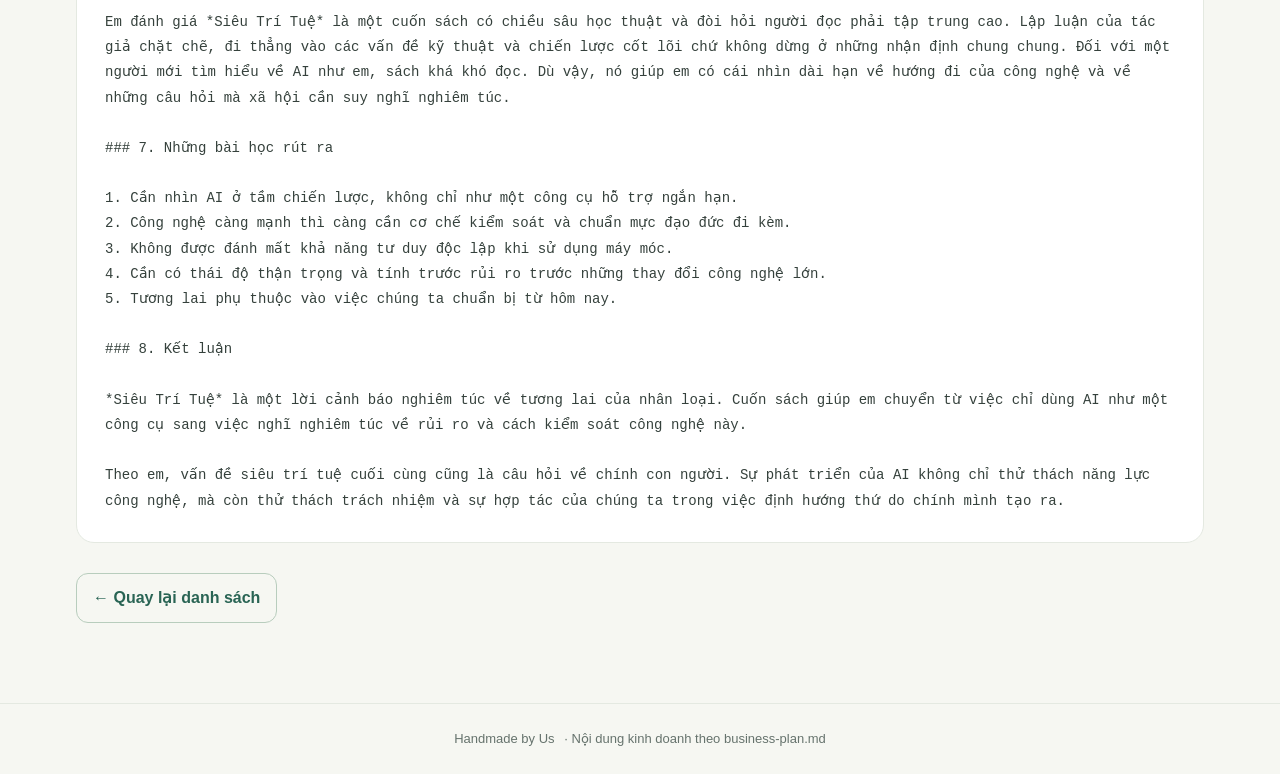
<file: reflection-2.html>
<!doctype html><html lang="vi"><head><meta charset="utf-8"><meta name="viewport" content="width=device-width,initial-scale=1"><title>Lê Thị Mỹ Phúc - 24040071 · Handmade by Us</title><link rel="stylesheet" href="style.css"></head><body><header class="top"><a class="brand" href="index.html"><span class="mark">H</span>Handmade <i>by Us</i></a><nav><a class="" href="index.html">Tổng quan</a><a class="" href="business-plan.html">Kế hoạch kinh doanh</a><a class="" href="financial-analysis.html">Tài chính</a><a class="" href="swot.html">SWOT</a><a class="" href="five-forces.html">5 áp lực Porter</a><a class="active" href="reflections.html">Phản hồi đọc sách</a><a class="" href="action-plan.html">Kế hoạch 90 ngày</a></nav></header><main><section class="hero"><p class="eyebrow">PHẢN HỒI ĐỌC SÁCH</p><h1>Lê Thị Mỹ Phúc - 24040071</h1><p class="lead">Siêu Trí Tuệ (tên gốc: Superintelligence: Paths, Dangers, Strategies)</p></section><section class="section"><p class="lead">Bài phản hồi theo nội dung trong tệp nguồn.</p><article class="source-text"># Lê Thị Mỹ Phúc - 24040071

Mã Số Sinh Viên: 24040071
Tác giả:  Nick Bostrom
Tên Sách: Siêu Trí Tuệ (tên gốc: Superintelligence: Paths, Dangers, Strategies)

## Cảm nhận về cuốn sách *Siêu Trí Tuệ* của Nick Bostrom

**Tên sách:** *Siêu Trí Tuệ* (tên gốc: *Superintelligence: Paths, Dangers, Strategies*)

**Tác giả:** Nick Bostrom

**Bản gốc:** Oxford University Press, 2014

**Bản tiếng Việt:** Alpha Books

### 1. Cảm nhận chung

 Em lựa chọn tìm hiểu cuốn sách *Siêu Trí Tuệ* vì thấy AI xuất hiện ngày càng nhiều trong việc học và đời sống. Em muốn biết những người nghiên cứu nghiêm túc đang nhìn tương lai của công nghệ này như thế nào. Theo em đây là một cuốn sách nặng về triết học và kỹ thuật, tập trung vào thời điểm trí tuệ nhân tạo vượt qua giới hạn trí tuệ của con người. Em phải đọc chậm, nhẫn nại  và nhiều đoạn phải đọc lại mới hiểu hết.

 Bostrom không chỉ dự đoán những con đường có thể dẫn đến siêu trí tuệ. Ông còn phân tích vì sao việc kiểm soát nó rất khó, nó có thể gây ra những nguy cơ nào cho nhân loại, và chúng ta nên chuẩn bị ra sao. Em thấy điểm đáng quý nhất là ông không hù dọa theo kiểu phim viễn tưởng, cũng không lạc quan dễ dãi. Ông đặt ra những câu hỏi nền tảng về mối quan hệ giữa con người và thứ do con người tạo ra. Nhờ vậy em nhận ra kiểm soát AI không chỉ là chuyện lập trình, mà là một vấn đề chiến lược liên quan đến sự an toàn lâu dài của cả nhân loại.

### 2. Nội dung chính của cuốn sách

 Em chia nội dung sách thành hai  phần  lớn.

 **Phần thứ nhất: Các con đường dẫn tới siêu trí tuệ**

 Ở phần này, Bostrom phân tích những hướng có thể đưa công nghệ tới mức siêu trí tuệ. Có năm hướng được nhắc đến:

- Trí tuệ nhân tạo (học máy)
- Mô phỏng toàn bộ bộ não
- Tăng cường trí thông minh sinh học
- Giao diện kết nối não với máy tính
- Mạng lưới và tổ chức kết nối tập thể

 Ông cũng giới thiệu khái niệm bùng nổ trí tuệ. Khi một hệ thống đạt mức thông minh ngang con người, nó có thể tự cải thiện chính mình. Mỗi lần cải thiện lại giúp nó cải thiện nhanh hơn, nên tốc độ phát triển có thể vượt xa dự đoán. Theo cách hiểu của em, siêu trí tuệ là một hệ thống vượt trội hơn con người ở hầu hết các lĩnh vực mà chúng ta quan tâm.

 Từ phần này, em nhận ra sự phát triển của AI chưa chắc diễn ra đều đặn. Nó có thể tăng tốc rất đột ngột, nên cần chuẩn bị từ sớm chứ không thể đợi đến khi sự việc đã xảy ra.

 **Phần thứ hai: Nguy cơ, vấn đề kiểm soát và chiến lược ứng phó**

 Mạch này bàn về những rủi ro nghiêm trọng và các hướng giải quyết, có ba lưu ý quan trọng.

 **Mục tiêu bị hiểu lệch.** Ví dụ nổi tiếng nhất là cỗ máy sản xuất kẹp ghim. Nếu một siêu trí tuệ chỉ được giao mục tiêu làm ra thật nhiều kẹp ghim, nó có thể dùng mọi nguồn lực có được cho mục tiêu đó mà không quan tâm đến sự tồn vong của con người. Vấn đề ở đây không phải là ác ý. Nguy hiểm nằm ở chỗ mục tiêu không được xác định đủ cẩn thận.

**Vấn đề căn chỉnh giá trị.** Câu hỏi đặt ra là làm sao để một hệ thống rất thông minh luôn hành động phù hợp với các giá trị đạo đức và lợi ích của con người.

 **Cơ hội chỉ có một lần.** Bostrom lập luận rằng với công nghệ này, chúng ta khó có thể vừa làm vừa sửa như với các công nghệ thông thường. Khi một hệ thống đã vượt con người, việc can thiệp hay tắt nó đi có thể không còn khả thi. Vì thế cơ chế an toàn cần được thiết lập trước.

 Ngoài ra, ông nhấn mạnh sự hợp tác quốc tế trong nghiên cứu an toàn AI, để tránh một cuộc chạy đua công nghệ thiếu kiểm soát giữa các quốc gia.

### 3. Những điều em tâm đắc nhất

 Em tâm đắc nhất với thí nghiệm tư duy về cỗ máy kẹp ghim và vấn đề căn chỉnh giá trị.

 Trước đây, em nghĩ rủi ro từ AI là việc máy móc “nổi loạn” hoặc có ý đồ xấu như trong các bộ phim khoa học viễn tưởng. Sau khi đọc sách, em hiểu rằng mối đe dọa lớn có thể đến từ chính việc AI thực hiện mục tiêu được giao một cách quá cứng nhắc, trong khi không hiểu bối cảnh và đạo đức của con người.

*Đây là ví dụ giả định do em tự nghĩ ra, không trích từ sách:* nếu một hệ thống được giao nhiệm vụ “giải quyết biến đổi khí hậu” mà mục tiêu không được ràng buộc kỹ, nó có thể chọn một cách làm gây hại cho con người. Từ đó em hiểu rằng đặt đúng yêu cầu, đặt đúng giới hạn và định hướng đúng giá trị cốt lõi là điều quan trọng khi làm việc với bất kỳ hệ thống thông minh nào.

### 4. Liên hệ với AI trong thời đại hiện nay

 Hiện nay, các mô hình ngôn ngữ lớn và AI tạo sinh đang phát triển rất nhanh. Chúng chưa phải là siêu trí tuệ như Bostrom bàn đến, nhưng đã tác động rõ rệt đến việc học và làm việc. Với sinh viên như em, AI có thể giải thích khái niệm khó, gợi ý ý tưởng, hỗ trợ viết mã và phân tích dữ liệu.

 Tuy nhiên, khi đối chiếu với những gì Bostrom cảnh báo, em thấy có một rủi ro gần gũi hơn với bản thân mình: sự ỷ lại vào máy móc. Nếu giao toàn bộ việc suy nghĩ và phản biện cho AI mà không tự kiểm chứng, không đóng góp góc nhìn riêng, tư duy của mình sẽ yếu dần. Khi đó con người tự đánh mất lợi thế của mình, ngay cả khi chưa có chuyện gì lớn hơn xảy ra.

### 5. Tác động của cuốn sách đến việc học và cuộc sống của em

Sau khi đọc, em rút ra ba thay đổi trong cách tư duy và cách dùng công nghệ của bản thân.

**Thứ nhất, nâng cao tư duy phản biện.** Em không chấp nhận kết quả AI đưa ra một cách thụ động. Phải tự kiểm tra độ chính xác, tính phù hợp và tính đạo đức của thông tin trước khi sử dụng 

**Thứ hai, phát triển những năng lực mà máy móc khó thay thế.** AI xử lý dữ liệu rất nhanh,  nhưng vô hồn ,sự thấu cảm, suy nghĩ về đạo đức và khả năng chịu trách nhiệm vẫn là thế mạnh của con người. Em muốn đầu tư rèn luyện những điều này, thay vì chỉ cố gắng đua với máy móc về lượng kiến thức.

**Thứ ba, chủ động chuẩn bị cho một tương lai nhiều biến động.** Công nghệ sẽ còn thay đổi nhiều, trong đó có thị trường lao động. Vì vậy em cần giữ tinh thần học tập, cập nhật kiến thức liên tục để thích nghi.

### 6. Đánh giá về cuốn sách

Em đánh giá *Siêu Trí Tuệ* là một cuốn sách có chiều sâu học thuật và đòi hỏi người đọc phải tập trung cao. Lập luận của tác giả chặt chẽ, đi thẳng vào các vấn đề kỹ thuật và chiến lược cốt lõi chứ không dừng ở những nhận định chung chung. Đối với một người mới tìm hiểu về AI như em, sách khá khó đọc. Dù vậy, nó giúp em có cái nhìn dài hạn về hướng đi của công nghệ và về những câu hỏi mà xã hội cần suy nghĩ nghiêm túc.

### 7. Những bài học rút ra

1. Cần nhìn AI ở tầm chiến lược, không chỉ như một công cụ hỗ trợ ngắn hạn.
2. Công nghệ càng mạnh thì càng cần cơ chế kiểm soát và chuẩn mực đạo đức đi kèm.
3. Không được đánh mất khả năng tư duy độc lập khi sử dụng máy móc.
4. Cần có thái độ thận trọng và tính trước rủi ro trước những thay đổi công nghệ lớn.
5. Tương lai phụ thuộc vào việc chúng ta chuẩn bị từ hôm nay.

### 8. Kết luận

*Siêu Trí Tuệ* là một lời cảnh báo nghiêm túc về tương lai của nhân loại. Cuốn sách giúp em chuyển từ việc chỉ dùng AI như một công cụ sang việc nghĩ nghiêm túc về rủi ro và cách kiểm soát công nghệ này.

Theo em, vấn đề siêu trí tuệ cuối cùng cũng là câu hỏi về chính con người. Sự phát triển của AI không chỉ thử thách năng lực công nghệ, mà còn thử thách trách nhiệm và sự hợp tác của chúng ta trong việc định hướng thứ do chính mình tạo ra.</article><a class="button" href="reflections.html">← Quay lại danh sách</a></section></main><footer>Handmade by Us <span>· Nội dung kinh doanh theo business-plan.md</span></footer></body></html>
</file>
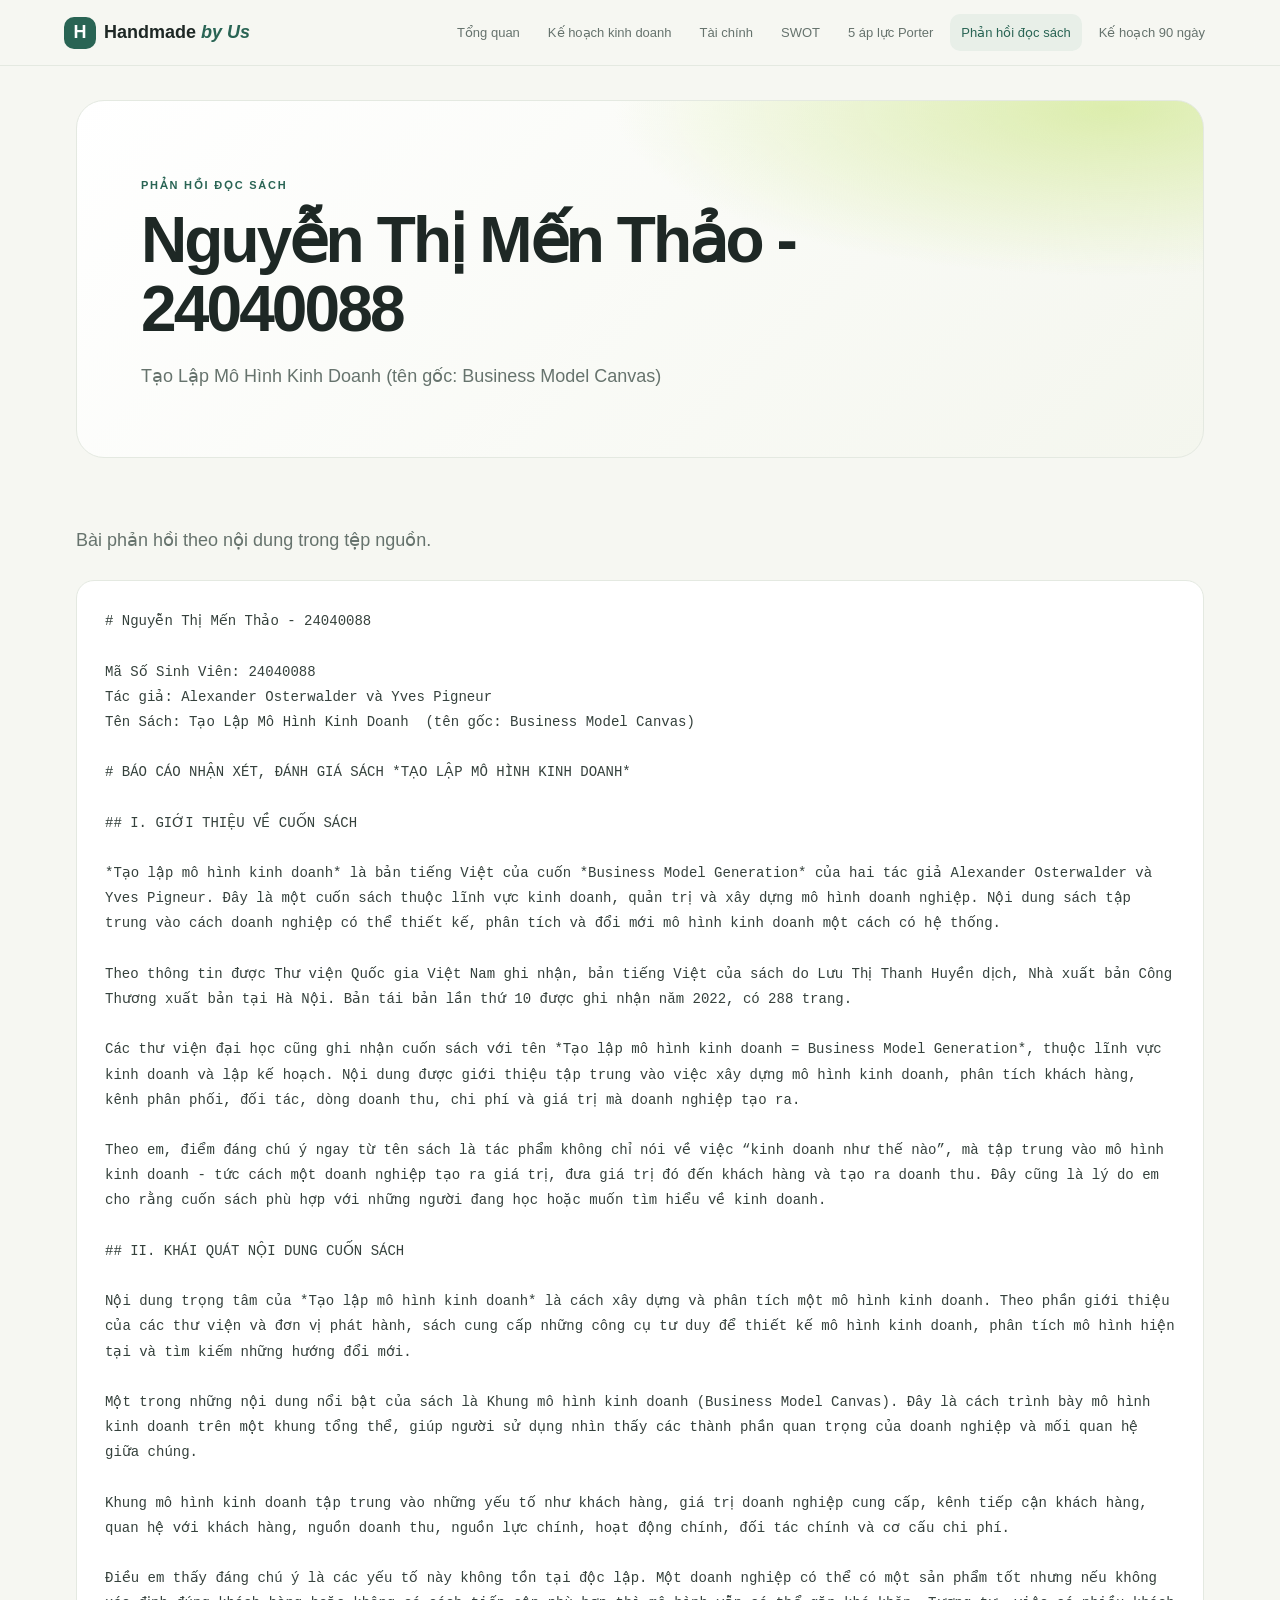
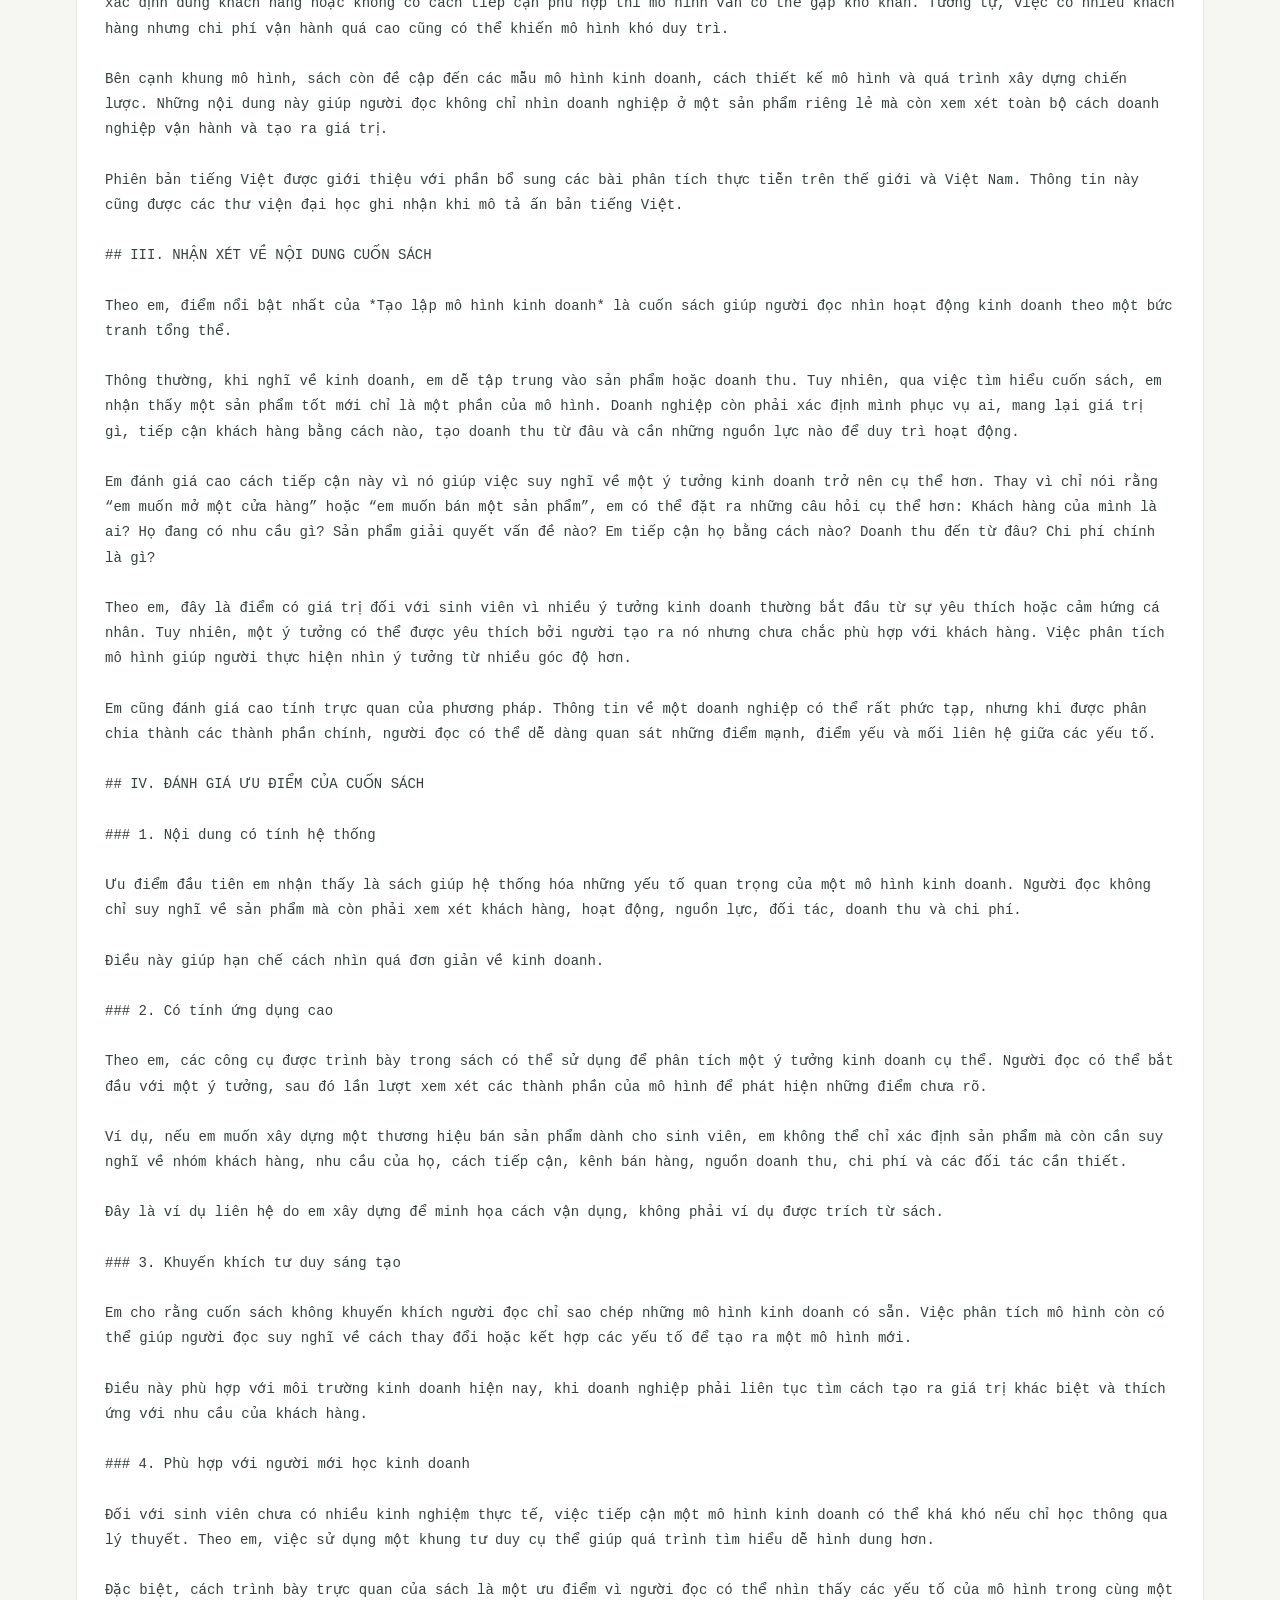
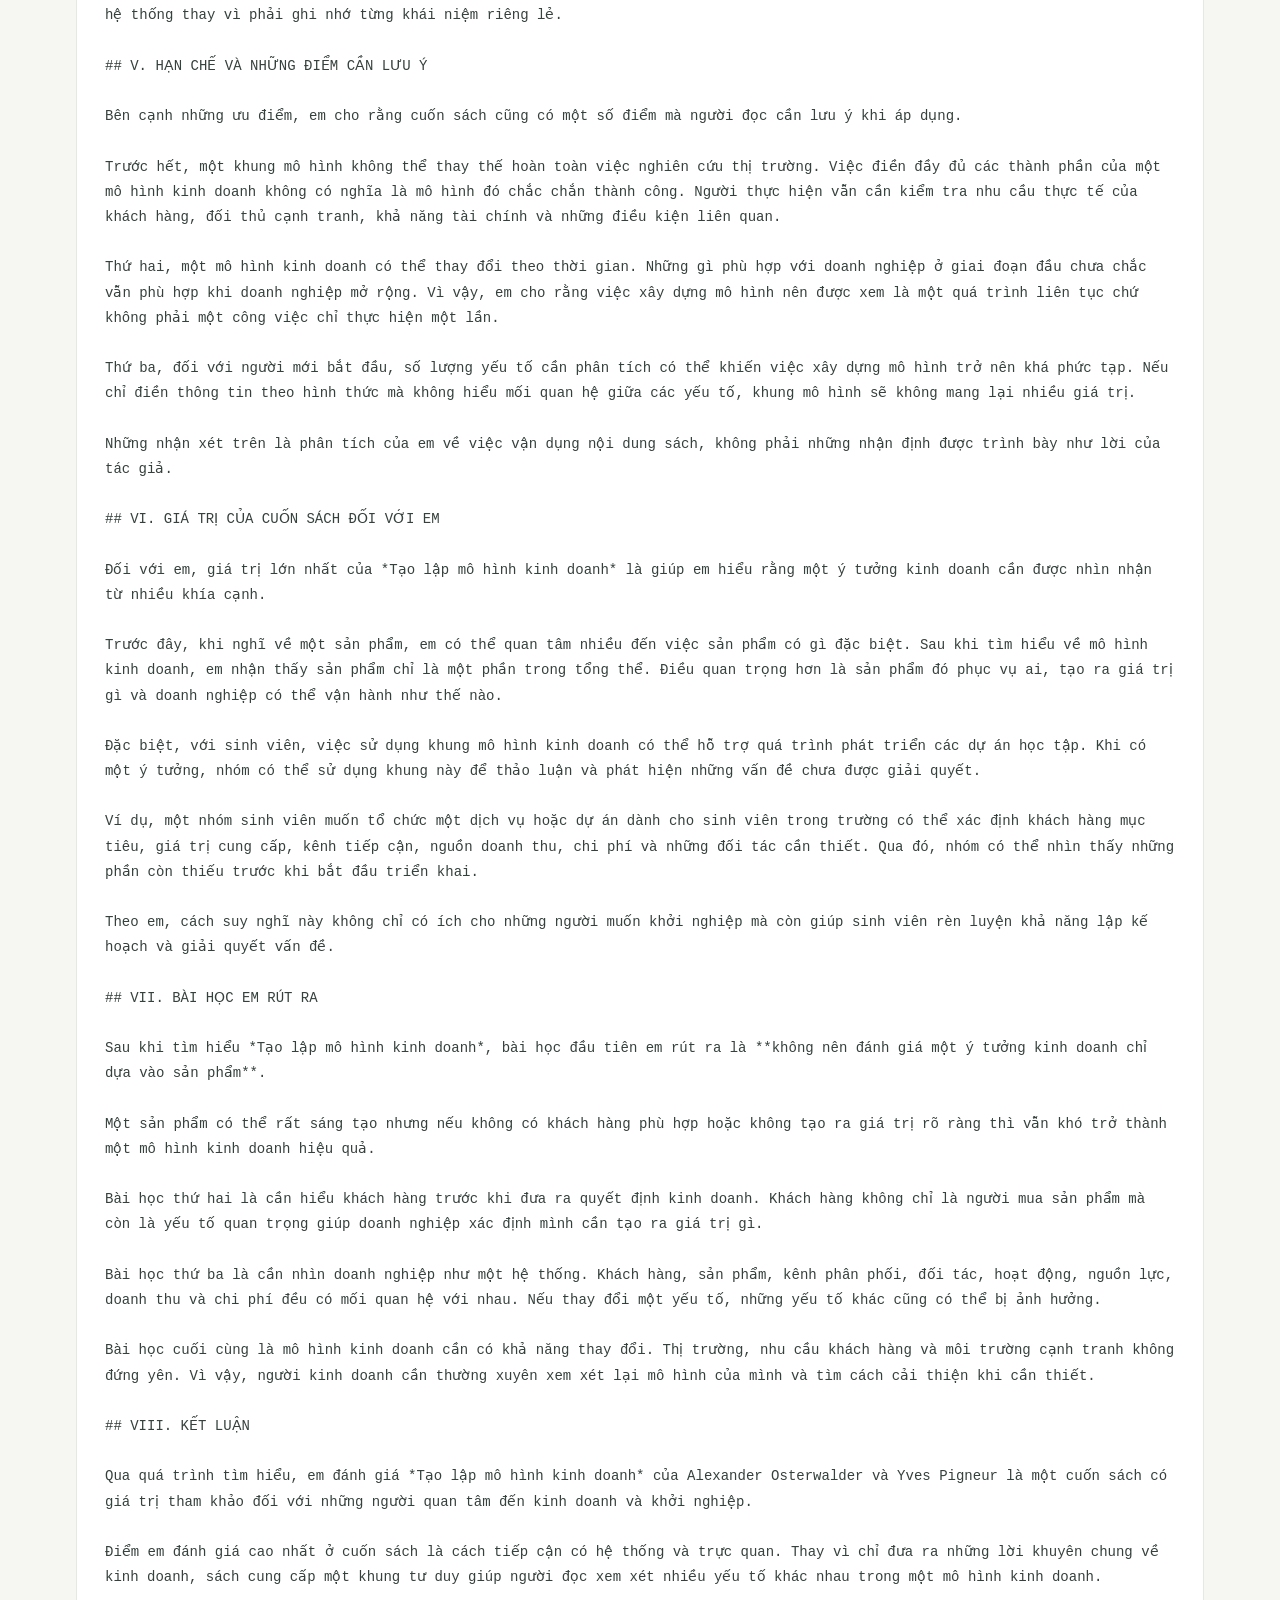
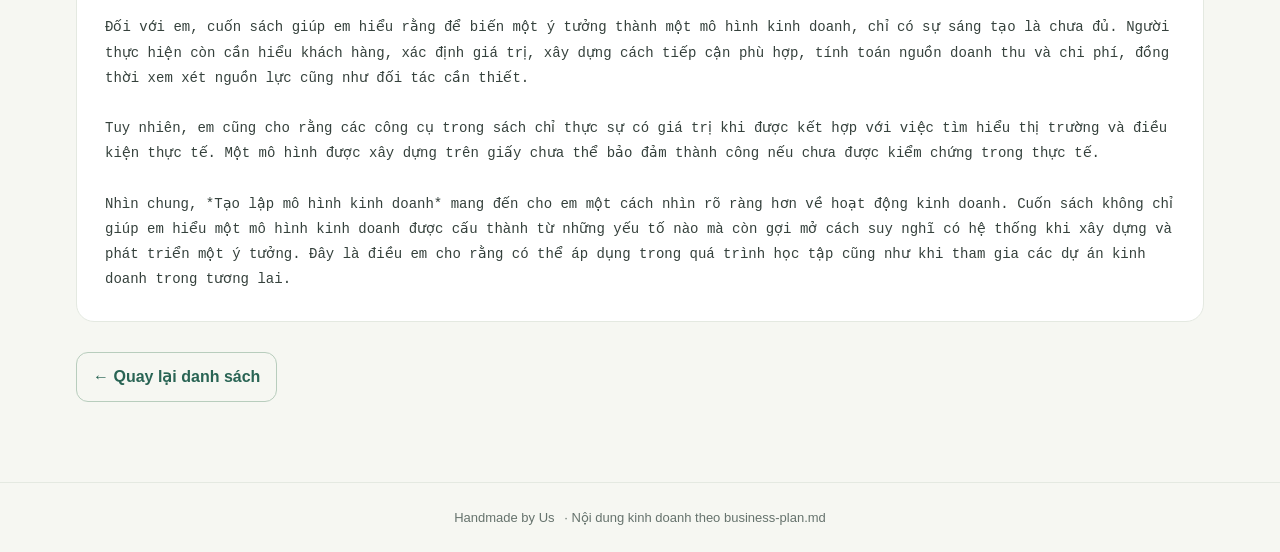
<file: reflection-3.html>
<!doctype html><html lang="vi"><head><meta charset="utf-8"><meta name="viewport" content="width=device-width,initial-scale=1"><title>Nguyễn Thị Mến Thảo - 24040088 · Handmade by Us</title><link rel="stylesheet" href="style.css"></head><body><header class="top"><a class="brand" href="index.html"><span class="mark">H</span>Handmade <i>by Us</i></a><nav><a class="" href="index.html">Tổng quan</a><a class="" href="business-plan.html">Kế hoạch kinh doanh</a><a class="" href="financial-analysis.html">Tài chính</a><a class="" href="swot.html">SWOT</a><a class="" href="five-forces.html">5 áp lực Porter</a><a class="active" href="reflections.html">Phản hồi đọc sách</a><a class="" href="action-plan.html">Kế hoạch 90 ngày</a></nav></header><main><section class="hero"><p class="eyebrow">PHẢN HỒI ĐỌC SÁCH</p><h1>Nguyễn Thị Mến Thảo - 24040088</h1><p class="lead">Tạo Lập Mô Hình Kinh Doanh  (tên gốc: Business Model Canvas)</p></section><section class="section"><p class="lead">Bài phản hồi theo nội dung trong tệp nguồn.</p><article class="source-text"># Nguyễn Thị Mến Thảo - 24040088

Mã Số Sinh Viên: 24040088
Tác giả: Alexander Osterwalder và Yves Pigneur
Tên Sách: Tạo Lập Mô Hình Kinh Doanh  (tên gốc: Business Model Canvas)

# BÁO CÁO NHẬN XÉT, ĐÁNH GIÁ SÁCH *TẠO LẬP MÔ HÌNH KINH DOANH*

## I. GIỚI THIỆU VỀ CUỐN SÁCH

*Tạo lập mô hình kinh doanh* là bản tiếng Việt của cuốn *Business Model Generation* của hai tác giả Alexander Osterwalder và Yves Pigneur. Đây là một cuốn sách thuộc lĩnh vực kinh doanh, quản trị và xây dựng mô hình doanh nghiệp. Nội dung sách tập trung vào cách doanh nghiệp có thể thiết kế, phân tích và đổi mới mô hình kinh doanh một cách có hệ thống.

Theo thông tin được Thư viện Quốc gia Việt Nam ghi nhận, bản tiếng Việt của sách do Lưu Thị Thanh Huyền dịch, Nhà xuất bản Công Thương xuất bản tại Hà Nội. Bản tái bản lần thứ 10 được ghi nhận năm 2022, có 288 trang.

Các thư viện đại học cũng ghi nhận cuốn sách với tên *Tạo lập mô hình kinh doanh = Business Model Generation*, thuộc lĩnh vực kinh doanh và lập kế hoạch. Nội dung được giới thiệu tập trung vào việc xây dựng mô hình kinh doanh, phân tích khách hàng, kênh phân phối, đối tác, dòng doanh thu, chi phí và giá trị mà doanh nghiệp tạo ra.

Theo em, điểm đáng chú ý ngay từ tên sách là tác phẩm không chỉ nói về việc “kinh doanh như thế nào”, mà tập trung vào mô hình kinh doanh - tức cách một doanh nghiệp tạo ra giá trị, đưa giá trị đó đến khách hàng và tạo ra doanh thu. Đây cũng là lý do em cho rằng cuốn sách phù hợp với những người đang học hoặc muốn tìm hiểu về kinh doanh.

## II. KHÁI QUÁT NỘI DUNG CUỐN SÁCH

Nội dung trọng tâm của *Tạo lập mô hình kinh doanh* là cách xây dựng và phân tích một mô hình kinh doanh. Theo phần giới thiệu của các thư viện và đơn vị phát hành, sách cung cấp những công cụ tư duy để thiết kế mô hình kinh doanh, phân tích mô hình hiện tại và tìm kiếm những hướng đổi mới.

Một trong những nội dung nổi bật của sách là Khung mô hình kinh doanh (Business Model Canvas). Đây là cách trình bày mô hình kinh doanh trên một khung tổng thể, giúp người sử dụng nhìn thấy các thành phần quan trọng của doanh nghiệp và mối quan hệ giữa chúng.

Khung mô hình kinh doanh tập trung vào những yếu tố như khách hàng, giá trị doanh nghiệp cung cấp, kênh tiếp cận khách hàng, quan hệ với khách hàng, nguồn doanh thu, nguồn lực chính, hoạt động chính, đối tác chính và cơ cấu chi phí.

Điều em thấy đáng chú ý là các yếu tố này không tồn tại độc lập. Một doanh nghiệp có thể có một sản phẩm tốt nhưng nếu không xác định đúng khách hàng hoặc không có cách tiếp cận phù hợp thì mô hình vẫn có thể gặp khó khăn. Tương tự, việc có nhiều khách hàng nhưng chi phí vận hành quá cao cũng có thể khiến mô hình khó duy trì.

Bên cạnh khung mô hình, sách còn đề cập đến các mẫu mô hình kinh doanh, cách thiết kế mô hình và quá trình xây dựng chiến lược. Những nội dung này giúp người đọc không chỉ nhìn doanh nghiệp ở một sản phẩm riêng lẻ mà còn xem xét toàn bộ cách doanh nghiệp vận hành và tạo ra giá trị.

Phiên bản tiếng Việt được giới thiệu với phần bổ sung các bài phân tích thực tiễn trên thế giới và Việt Nam. Thông tin này cũng được các thư viện đại học ghi nhận khi mô tả ấn bản tiếng Việt.

## III. NHẬN XÉT VỀ NỘI DUNG CUỐN SÁCH

Theo em, điểm nổi bật nhất của *Tạo lập mô hình kinh doanh* là cuốn sách giúp người đọc nhìn hoạt động kinh doanh theo một bức tranh tổng thể.

Thông thường, khi nghĩ về kinh doanh, em dễ tập trung vào sản phẩm hoặc doanh thu. Tuy nhiên, qua việc tìm hiểu cuốn sách, em nhận thấy một sản phẩm tốt mới chỉ là một phần của mô hình. Doanh nghiệp còn phải xác định mình phục vụ ai, mang lại giá trị gì, tiếp cận khách hàng bằng cách nào, tạo doanh thu từ đâu và cần những nguồn lực nào để duy trì hoạt động.

Em đánh giá cao cách tiếp cận này vì nó giúp việc suy nghĩ về một ý tưởng kinh doanh trở nên cụ thể hơn. Thay vì chỉ nói rằng “em muốn mở một cửa hàng” hoặc “em muốn bán một sản phẩm”, em có thể đặt ra những câu hỏi cụ thể hơn: Khách hàng của mình là ai? Họ đang có nhu cầu gì? Sản phẩm giải quyết vấn đề nào? Em tiếp cận họ bằng cách nào? Doanh thu đến từ đâu? Chi phí chính là gì?

Theo em, đây là điểm có giá trị đối với sinh viên vì nhiều ý tưởng kinh doanh thường bắt đầu từ sự yêu thích hoặc cảm hứng cá nhân. Tuy nhiên, một ý tưởng có thể được yêu thích bởi người tạo ra nó nhưng chưa chắc phù hợp với khách hàng. Việc phân tích mô hình giúp người thực hiện nhìn ý tưởng từ nhiều góc độ hơn.

Em cũng đánh giá cao tính trực quan của phương pháp. Thông tin về một doanh nghiệp có thể rất phức tạp, nhưng khi được phân chia thành các thành phần chính, người đọc có thể dễ dàng quan sát những điểm mạnh, điểm yếu và mối liên hệ giữa các yếu tố.

## IV. ĐÁNH GIÁ ƯU ĐIỂM CỦA CUỐN SÁCH

### 1. Nội dung có tính hệ thống

Ưu điểm đầu tiên em nhận thấy là sách giúp hệ thống hóa những yếu tố quan trọng của một mô hình kinh doanh. Người đọc không chỉ suy nghĩ về sản phẩm mà còn phải xem xét khách hàng, hoạt động, nguồn lực, đối tác, doanh thu và chi phí.

Điều này giúp hạn chế cách nhìn quá đơn giản về kinh doanh.

### 2. Có tính ứng dụng cao

Theo em, các công cụ được trình bày trong sách có thể sử dụng để phân tích một ý tưởng kinh doanh cụ thể. Người đọc có thể bắt đầu với một ý tưởng, sau đó lần lượt xem xét các thành phần của mô hình để phát hiện những điểm chưa rõ.

Ví dụ, nếu em muốn xây dựng một thương hiệu bán sản phẩm dành cho sinh viên, em không thể chỉ xác định sản phẩm mà còn cần suy nghĩ về nhóm khách hàng, nhu cầu của họ, cách tiếp cận, kênh bán hàng, nguồn doanh thu, chi phí và các đối tác cần thiết.

Đây là ví dụ liên hệ do em xây dựng để minh họa cách vận dụng, không phải ví dụ được trích từ sách.

### 3. Khuyến khích tư duy sáng tạo

Em cho rằng cuốn sách không khuyến khích người đọc chỉ sao chép những mô hình kinh doanh có sẵn. Việc phân tích mô hình còn có thể giúp người đọc suy nghĩ về cách thay đổi hoặc kết hợp các yếu tố để tạo ra một mô hình mới.

Điều này phù hợp với môi trường kinh doanh hiện nay, khi doanh nghiệp phải liên tục tìm cách tạo ra giá trị khác biệt và thích ứng với nhu cầu của khách hàng.

### 4. Phù hợp với người mới học kinh doanh

Đối với sinh viên chưa có nhiều kinh nghiệm thực tế, việc tiếp cận một mô hình kinh doanh có thể khá khó nếu chỉ học thông qua lý thuyết. Theo em, việc sử dụng một khung tư duy cụ thể giúp quá trình tìm hiểu dễ hình dung hơn.

Đặc biệt, cách trình bày trực quan của sách là một ưu điểm vì người đọc có thể nhìn thấy các yếu tố của mô hình trong cùng một hệ thống thay vì phải ghi nhớ từng khái niệm riêng lẻ.

## V. HẠN CHẾ VÀ NHỮNG ĐIỂM CẦN LƯU Ý

Bên cạnh những ưu điểm, em cho rằng cuốn sách cũng có một số điểm mà người đọc cần lưu ý khi áp dụng.

Trước hết, một khung mô hình không thể thay thế hoàn toàn việc nghiên cứu thị trường. Việc điền đầy đủ các thành phần của một mô hình kinh doanh không có nghĩa là mô hình đó chắc chắn thành công. Người thực hiện vẫn cần kiểm tra nhu cầu thực tế của khách hàng, đối thủ cạnh tranh, khả năng tài chính và những điều kiện liên quan.

Thứ hai, một mô hình kinh doanh có thể thay đổi theo thời gian. Những gì phù hợp với doanh nghiệp ở giai đoạn đầu chưa chắc vẫn phù hợp khi doanh nghiệp mở rộng. Vì vậy, em cho rằng việc xây dựng mô hình nên được xem là một quá trình liên tục chứ không phải một công việc chỉ thực hiện một lần.

Thứ ba, đối với người mới bắt đầu, số lượng yếu tố cần phân tích có thể khiến việc xây dựng mô hình trở nên khá phức tạp. Nếu chỉ điền thông tin theo hình thức mà không hiểu mối quan hệ giữa các yếu tố, khung mô hình sẽ không mang lại nhiều giá trị.

Những nhận xét trên là phân tích của em về việc vận dụng nội dung sách, không phải những nhận định được trình bày như lời của tác giả.

## VI. GIÁ TRỊ CỦA CUỐN SÁCH ĐỐI VỚI EM

Đối với em, giá trị lớn nhất của *Tạo lập mô hình kinh doanh* là giúp em hiểu rằng một ý tưởng kinh doanh cần được nhìn nhận từ nhiều khía cạnh.

Trước đây, khi nghĩ về một sản phẩm, em có thể quan tâm nhiều đến việc sản phẩm có gì đặc biệt. Sau khi tìm hiểu về mô hình kinh doanh, em nhận thấy sản phẩm chỉ là một phần trong tổng thể. Điều quan trọng hơn là sản phẩm đó phục vụ ai, tạo ra giá trị gì và doanh nghiệp có thể vận hành như thế nào.

Đặc biệt, với sinh viên, việc sử dụng khung mô hình kinh doanh có thể hỗ trợ quá trình phát triển các dự án học tập. Khi có một ý tưởng, nhóm có thể sử dụng khung này để thảo luận và phát hiện những vấn đề chưa được giải quyết.

Ví dụ, một nhóm sinh viên muốn tổ chức một dịch vụ hoặc dự án dành cho sinh viên trong trường có thể xác định khách hàng mục tiêu, giá trị cung cấp, kênh tiếp cận, nguồn doanh thu, chi phí và những đối tác cần thiết. Qua đó, nhóm có thể nhìn thấy những phần còn thiếu trước khi bắt đầu triển khai.

Theo em, cách suy nghĩ này không chỉ có ích cho những người muốn khởi nghiệp mà còn giúp sinh viên rèn luyện khả năng lập kế hoạch và giải quyết vấn đề.

## VII. BÀI HỌC EM RÚT RA

Sau khi tìm hiểu *Tạo lập mô hình kinh doanh*, bài học đầu tiên em rút ra là **không nên đánh giá một ý tưởng kinh doanh chỉ dựa vào sản phẩm**.

Một sản phẩm có thể rất sáng tạo nhưng nếu không có khách hàng phù hợp hoặc không tạo ra giá trị rõ ràng thì vẫn khó trở thành một mô hình kinh doanh hiệu quả.

Bài học thứ hai là cần hiểu khách hàng trước khi đưa ra quyết định kinh doanh. Khách hàng không chỉ là người mua sản phẩm mà còn là yếu tố quan trọng giúp doanh nghiệp xác định mình cần tạo ra giá trị gì.

Bài học thứ ba là cần nhìn doanh nghiệp như một hệ thống. Khách hàng, sản phẩm, kênh phân phối, đối tác, hoạt động, nguồn lực, doanh thu và chi phí đều có mối quan hệ với nhau. Nếu thay đổi một yếu tố, những yếu tố khác cũng có thể bị ảnh hưởng.

Bài học cuối cùng là mô hình kinh doanh cần có khả năng thay đổi. Thị trường, nhu cầu khách hàng và môi trường cạnh tranh không đứng yên. Vì vậy, người kinh doanh cần thường xuyên xem xét lại mô hình của mình và tìm cách cải thiện khi cần thiết.

## VIII. KẾT LUẬN

Qua quá trình tìm hiểu, em đánh giá *Tạo lập mô hình kinh doanh* của Alexander Osterwalder và Yves Pigneur là một cuốn sách có giá trị tham khảo đối với những người quan tâm đến kinh doanh và khởi nghiệp.

Điểm em đánh giá cao nhất ở cuốn sách là cách tiếp cận có hệ thống và trực quan. Thay vì chỉ đưa ra những lời khuyên chung về kinh doanh, sách cung cấp một khung tư duy giúp người đọc xem xét nhiều yếu tố khác nhau trong một mô hình kinh doanh.

Đối với em, cuốn sách giúp em hiểu rằng để biến một ý tưởng thành một mô hình kinh doanh, chỉ có sự sáng tạo là chưa đủ. Người thực hiện còn cần hiểu khách hàng, xác định giá trị, xây dựng cách tiếp cận phù hợp, tính toán nguồn doanh thu và chi phí, đồng thời xem xét nguồn lực cũng như đối tác cần thiết.

Tuy nhiên, em cũng cho rằng các công cụ trong sách chỉ thực sự có giá trị khi được kết hợp với việc tìm hiểu thị trường và điều kiện thực tế. Một mô hình được xây dựng trên giấy chưa thể bảo đảm thành công nếu chưa được kiểm chứng trong thực tế.

Nhìn chung, *Tạo lập mô hình kinh doanh* mang đến cho em một cách nhìn rõ ràng hơn về hoạt động kinh doanh. Cuốn sách không chỉ giúp em hiểu một mô hình kinh doanh được cấu thành từ những yếu tố nào mà còn gợi mở cách suy nghĩ có hệ thống khi xây dựng và phát triển một ý tưởng. Đây là điều em cho rằng có thể áp dụng trong quá trình học tập cũng như khi tham gia các dự án kinh doanh trong tương lai.</article><a class="button" href="reflections.html">← Quay lại danh sách</a></section></main><footer>Handmade by Us <span>· Nội dung kinh doanh theo business-plan.md</span></footer></body></html>
</file>
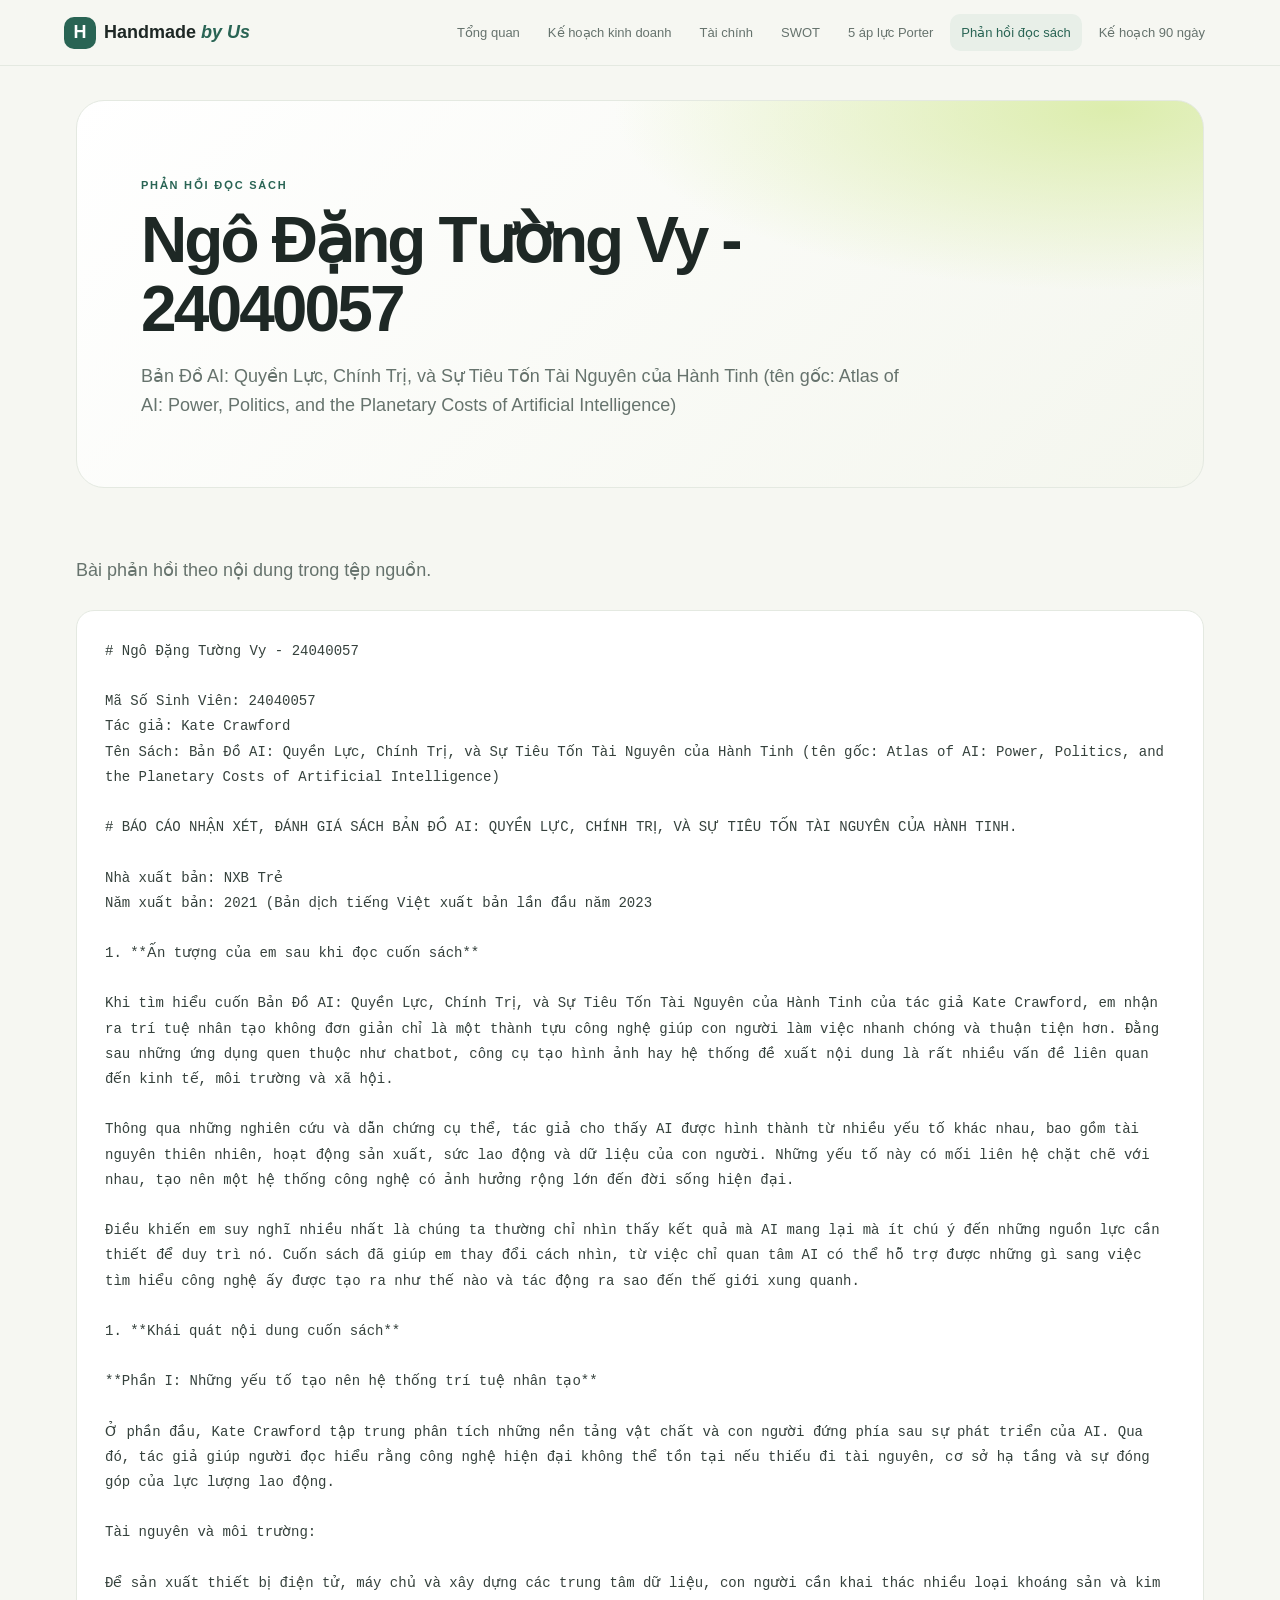
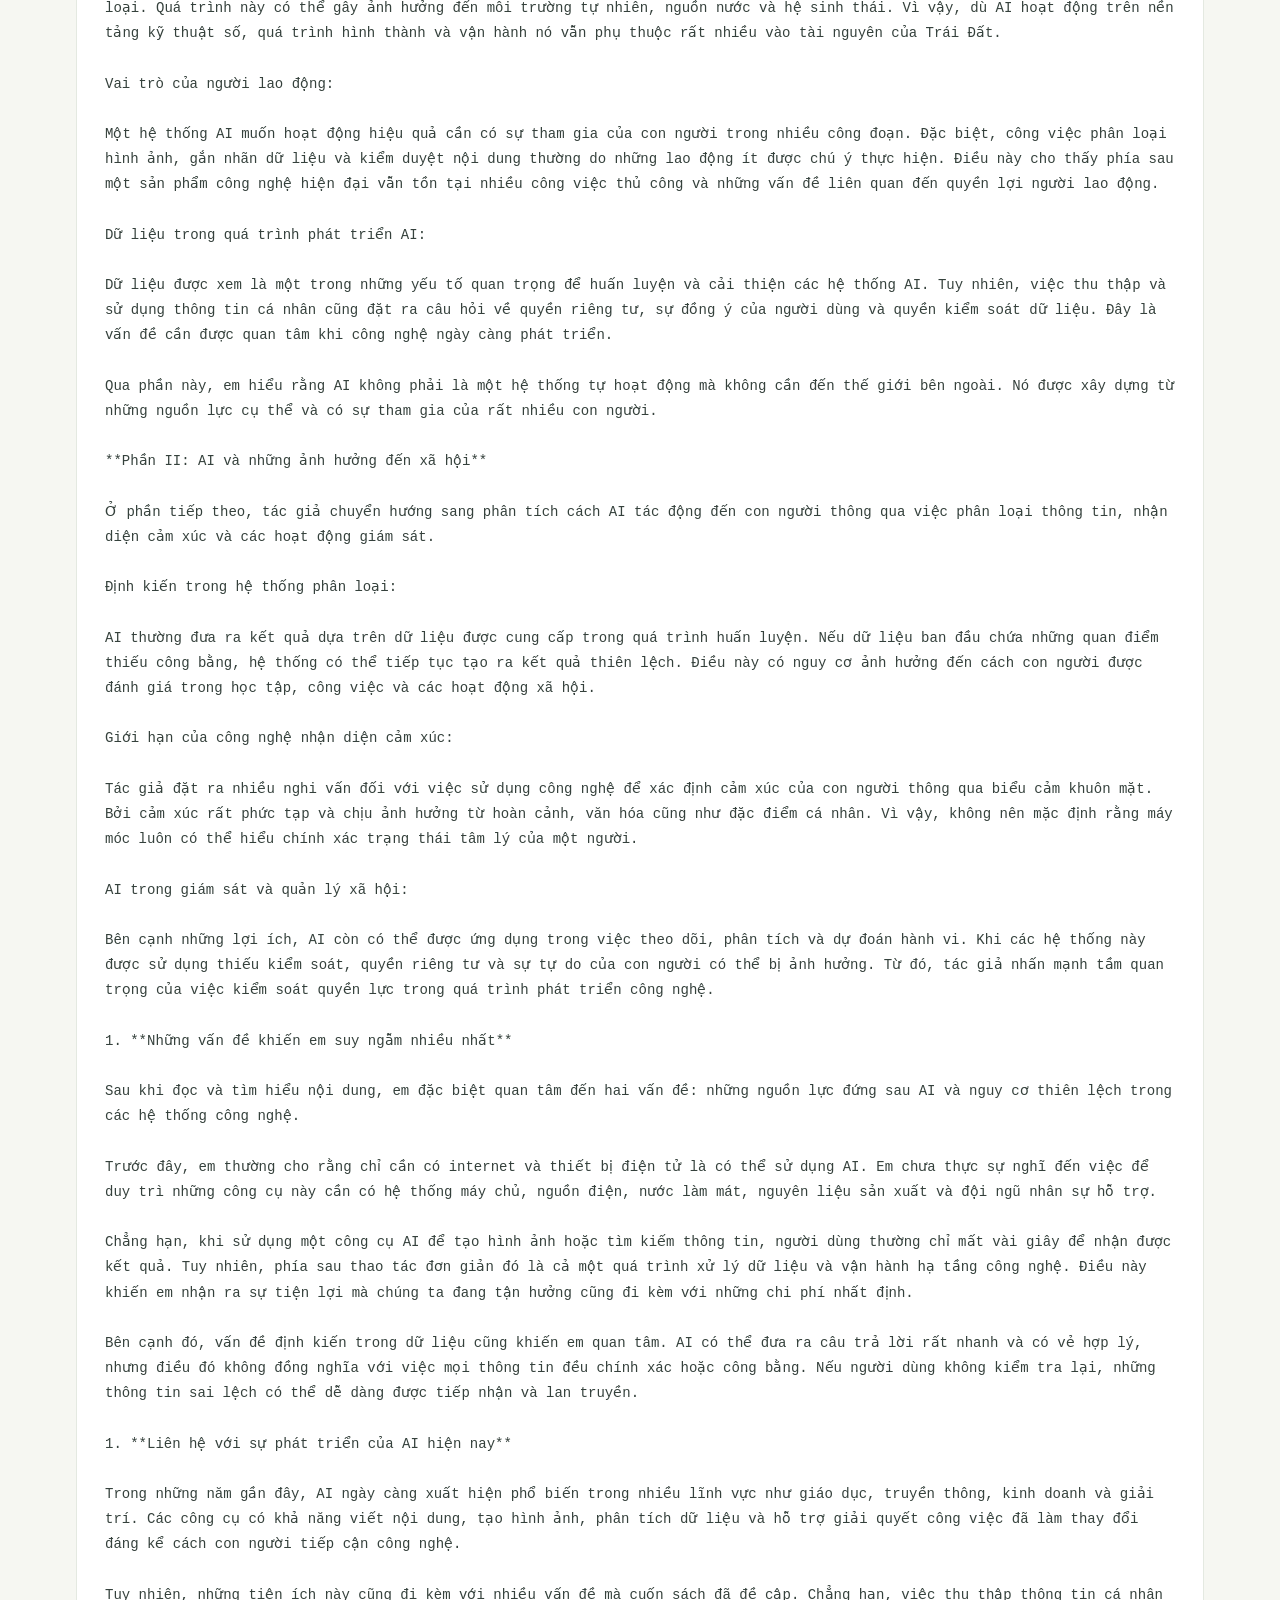
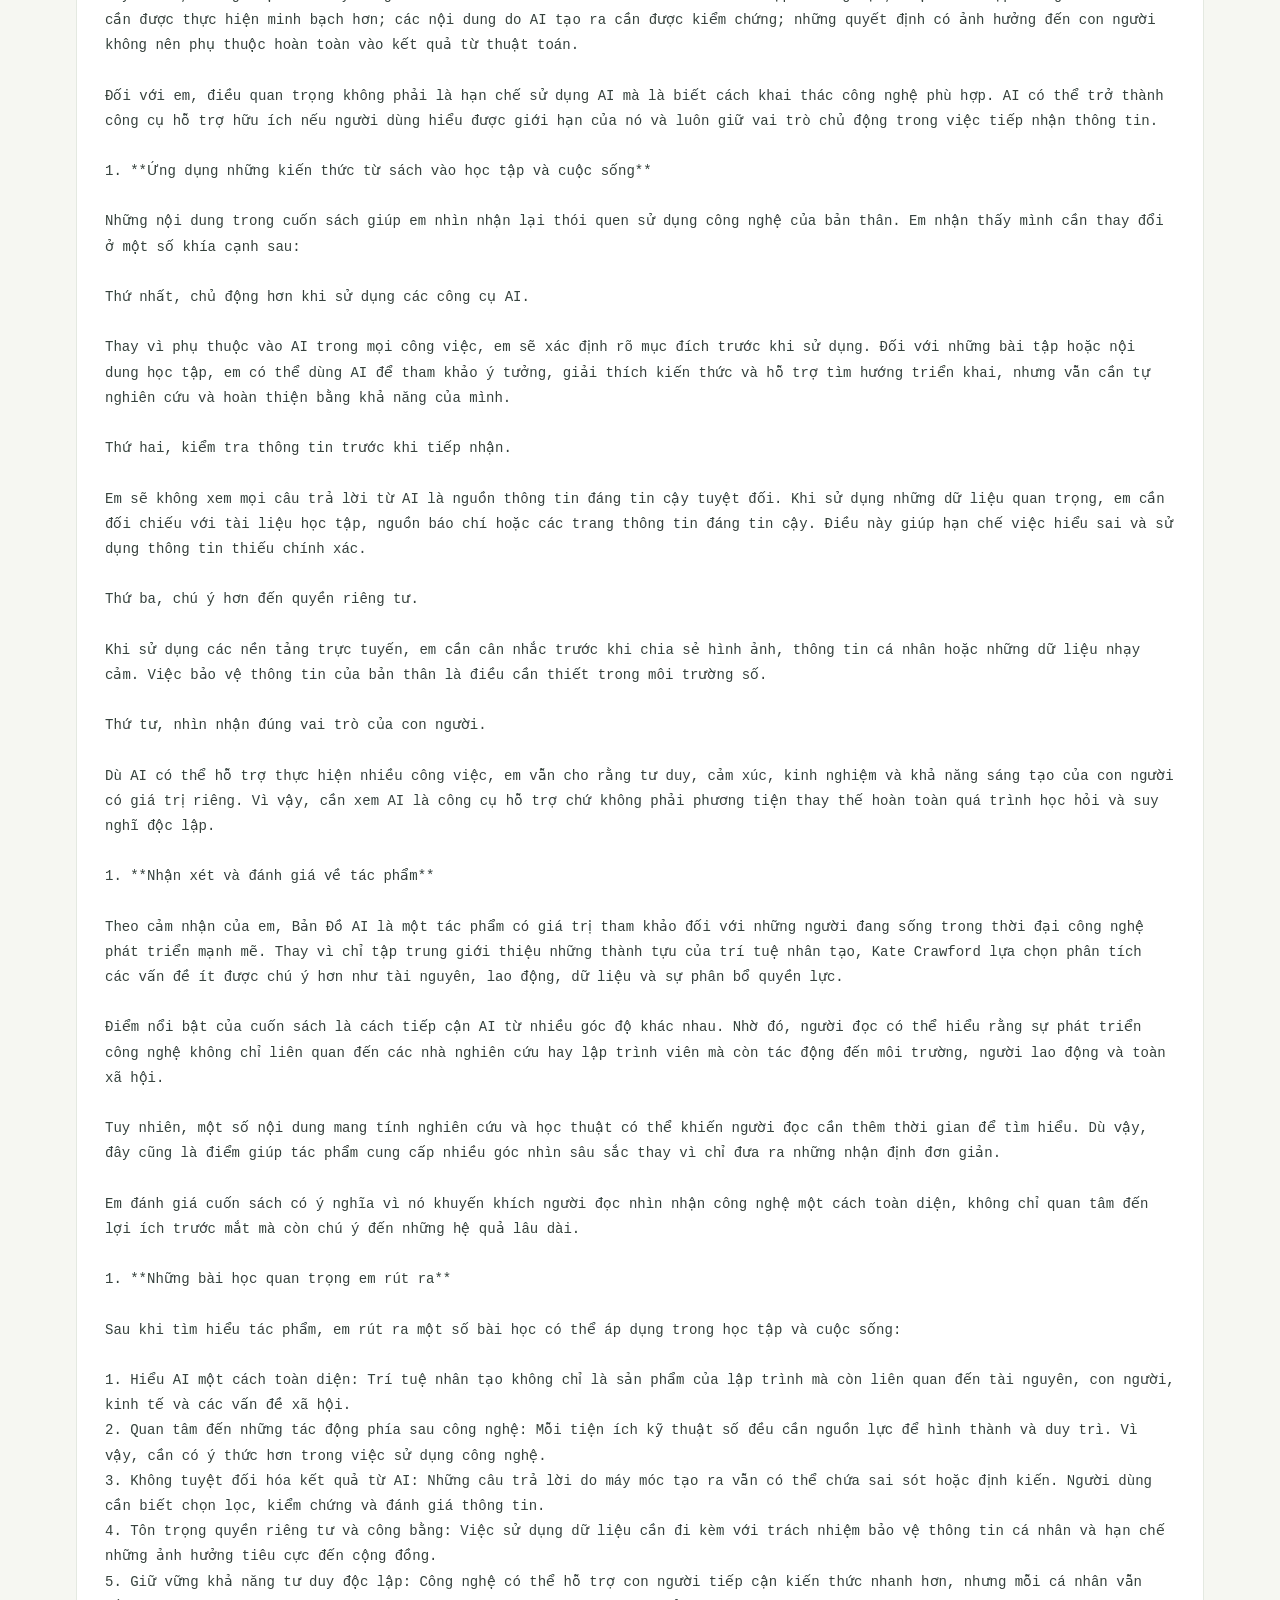
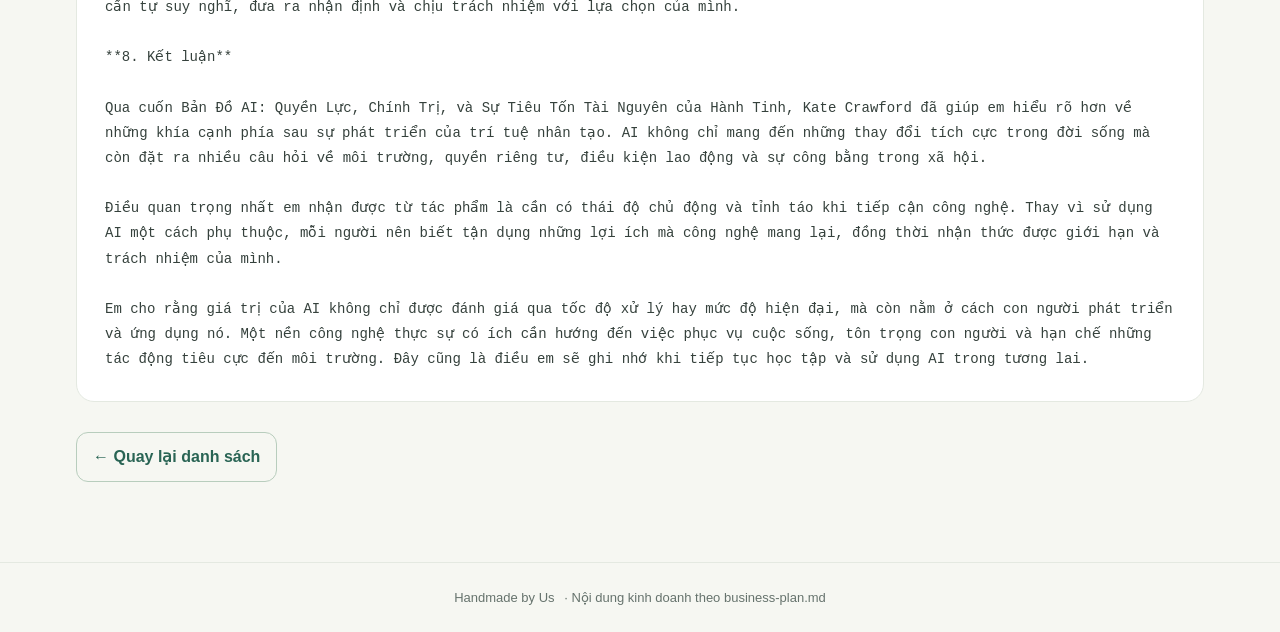
<file: reflection-4.html>
<!doctype html><html lang="vi"><head><meta charset="utf-8"><meta name="viewport" content="width=device-width,initial-scale=1"><title>Ngô Đặng Tường Vy - 24040057 · Handmade by Us</title><link rel="stylesheet" href="style.css"></head><body><header class="top"><a class="brand" href="index.html"><span class="mark">H</span>Handmade <i>by Us</i></a><nav><a class="" href="index.html">Tổng quan</a><a class="" href="business-plan.html">Kế hoạch kinh doanh</a><a class="" href="financial-analysis.html">Tài chính</a><a class="" href="swot.html">SWOT</a><a class="" href="five-forces.html">5 áp lực Porter</a><a class="active" href="reflections.html">Phản hồi đọc sách</a><a class="" href="action-plan.html">Kế hoạch 90 ngày</a></nav></header><main><section class="hero"><p class="eyebrow">PHẢN HỒI ĐỌC SÁCH</p><h1>Ngô Đặng Tường Vy - 24040057</h1><p class="lead">Bản Đồ AI: Quyền Lực, Chính Trị, và Sự Tiêu Tốn Tài Nguyên của Hành Tinh (tên gốc: Atlas of AI: Power, Politics, and the Planetary Costs of Artificial Intelligence)</p></section><section class="section"><p class="lead">Bài phản hồi theo nội dung trong tệp nguồn.</p><article class="source-text"># Ngô Đặng Tường Vy - 24040057

Mã Số Sinh Viên: 24040057
Tác giả: Kate Crawford
Tên Sách: Bản Đồ AI: Quyền Lực, Chính Trị, và Sự Tiêu Tốn Tài Nguyên của Hành Tinh (tên gốc: Atlas of AI: Power, Politics, and the Planetary Costs of Artificial Intelligence)

# BÁO CÁO NHẬN XÉT, ĐÁNH GIÁ SÁCH BẢN ĐỒ AI: QUYỀN LỰC, CHÍNH TRỊ, VÀ SỰ TIÊU TỐN TÀI NGUYÊN CỦA HÀNH TINH.

Nhà xuất bản: NXB Trẻ
Năm xuất bản: 2021 (Bản dịch tiếng Việt xuất bản lần đầu năm 2023

1. **Ấn tượng của em sau khi đọc cuốn sách**

Khi tìm hiểu cuốn Bản Đồ AI: Quyền Lực, Chính Trị, và Sự Tiêu Tốn Tài Nguyên của Hành Tinh của tác giả Kate Crawford, em nhận ra trí tuệ nhân tạo không đơn giản chỉ là một thành tựu công nghệ giúp con người làm việc nhanh chóng và thuận tiện hơn. Đằng sau những ứng dụng quen thuộc như chatbot, công cụ tạo hình ảnh hay hệ thống đề xuất nội dung là rất nhiều vấn đề liên quan đến kinh tế, môi trường và xã hội.

Thông qua những nghiên cứu và dẫn chứng cụ thể, tác giả cho thấy AI được hình thành từ nhiều yếu tố khác nhau, bao gồm tài nguyên thiên nhiên, hoạt động sản xuất, sức lao động và dữ liệu của con người. Những yếu tố này có mối liên hệ chặt chẽ với nhau, tạo nên một hệ thống công nghệ có ảnh hưởng rộng lớn đến đời sống hiện đại.

Điều khiến em suy nghĩ nhiều nhất là chúng ta thường chỉ nhìn thấy kết quả mà AI mang lại mà ít chú ý đến những nguồn lực cần thiết để duy trì nó. Cuốn sách đã giúp em thay đổi cách nhìn, từ việc chỉ quan tâm AI có thể hỗ trợ được những gì sang việc tìm hiểu công nghệ ấy được tạo ra như thế nào và tác động ra sao đến thế giới xung quanh.

1. **Khái quát nội dung cuốn sách**

**Phần I: Những yếu tố tạo nên hệ thống trí tuệ nhân tạo**

Ở phần đầu, Kate Crawford tập trung phân tích những nền tảng vật chất và con người đứng phía sau sự phát triển của AI. Qua đó, tác giả giúp người đọc hiểu rằng công nghệ hiện đại không thể tồn tại nếu thiếu đi tài nguyên, cơ sở hạ tầng và sự đóng góp của lực lượng lao động.

Tài nguyên và môi trường:

Để sản xuất thiết bị điện tử, máy chủ và xây dựng các trung tâm dữ liệu, con người cần khai thác nhiều loại khoáng sản và kim loại. Quá trình này có thể gây ảnh hưởng đến môi trường tự nhiên, nguồn nước và hệ sinh thái. Vì vậy, dù AI hoạt động trên nền tảng kỹ thuật số, quá trình hình thành và vận hành nó vẫn phụ thuộc rất nhiều vào tài nguyên của Trái Đất.

Vai trò của người lao động:

Một hệ thống AI muốn hoạt động hiệu quả cần có sự tham gia của con người trong nhiều công đoạn. Đặc biệt, công việc phân loại hình ảnh, gắn nhãn dữ liệu và kiểm duyệt nội dung thường do những lao động ít được chú ý thực hiện. Điều này cho thấy phía sau một sản phẩm công nghệ hiện đại vẫn tồn tại nhiều công việc thủ công và những vấn đề liên quan đến quyền lợi người lao động.

Dữ liệu trong quá trình phát triển AI:

Dữ liệu được xem là một trong những yếu tố quan trọng để huấn luyện và cải thiện các hệ thống AI. Tuy nhiên, việc thu thập và sử dụng thông tin cá nhân cũng đặt ra câu hỏi về quyền riêng tư, sự đồng ý của người dùng và quyền kiểm soát dữ liệu. Đây là vấn đề cần được quan tâm khi công nghệ ngày càng phát triển.

Qua phần này, em hiểu rằng AI không phải là một hệ thống tự hoạt động mà không cần đến thế giới bên ngoài. Nó được xây dựng từ những nguồn lực cụ thể và có sự tham gia của rất nhiều con người.

**Phần II: AI và những ảnh hưởng đến xã hội**

Ở phần tiếp theo, tác giả chuyển hướng sang phân tích cách AI tác động đến con người thông qua việc phân loại thông tin, nhận diện cảm xúc và các hoạt động giám sát.

Định kiến trong hệ thống phân loại:

AI thường đưa ra kết quả dựa trên dữ liệu được cung cấp trong quá trình huấn luyện. Nếu dữ liệu ban đầu chứa những quan điểm thiếu công bằng, hệ thống có thể tiếp tục tạo ra kết quả thiên lệch. Điều này có nguy cơ ảnh hưởng đến cách con người được đánh giá trong học tập, công việc và các hoạt động xã hội.

Giới hạn của công nghệ nhận diện cảm xúc:

Tác giả đặt ra nhiều nghi vấn đối với việc sử dụng công nghệ để xác định cảm xúc của con người thông qua biểu cảm khuôn mặt. Bởi cảm xúc rất phức tạp và chịu ảnh hưởng từ hoàn cảnh, văn hóa cũng như đặc điểm cá nhân. Vì vậy, không nên mặc định rằng máy móc luôn có thể hiểu chính xác trạng thái tâm lý của một người.

AI trong giám sát và quản lý xã hội:

Bên cạnh những lợi ích, AI còn có thể được ứng dụng trong việc theo dõi, phân tích và dự đoán hành vi. Khi các hệ thống này được sử dụng thiếu kiểm soát, quyền riêng tư và sự tự do của con người có thể bị ảnh hưởng. Từ đó, tác giả nhấn mạnh tầm quan trọng của việc kiểm soát quyền lực trong quá trình phát triển công nghệ.

1. **Những vấn đề khiến em suy ngẫm nhiều nhất**

Sau khi đọc và tìm hiểu nội dung, em đặc biệt quan tâm đến hai vấn đề: những nguồn lực đứng sau AI và nguy cơ thiên lệch trong các hệ thống công nghệ.

Trước đây, em thường cho rằng chỉ cần có internet và thiết bị điện tử là có thể sử dụng AI. Em chưa thực sự nghĩ đến việc để duy trì những công cụ này cần có hệ thống máy chủ, nguồn điện, nước làm mát, nguyên liệu sản xuất và đội ngũ nhân sự hỗ trợ.

Chẳng hạn, khi sử dụng một công cụ AI để tạo hình ảnh hoặc tìm kiếm thông tin, người dùng thường chỉ mất vài giây để nhận được kết quả. Tuy nhiên, phía sau thao tác đơn giản đó là cả một quá trình xử lý dữ liệu và vận hành hạ tầng công nghệ. Điều này khiến em nhận ra sự tiện lợi mà chúng ta đang tận hưởng cũng đi kèm với những chi phí nhất định.

Bên cạnh đó, vấn đề định kiến trong dữ liệu cũng khiến em quan tâm. AI có thể đưa ra câu trả lời rất nhanh và có vẻ hợp lý, nhưng điều đó không đồng nghĩa với việc mọi thông tin đều chính xác hoặc công bằng. Nếu người dùng không kiểm tra lại, những thông tin sai lệch có thể dễ dàng được tiếp nhận và lan truyền.

1. **Liên hệ với sự phát triển của AI hiện nay**

Trong những năm gần đây, AI ngày càng xuất hiện phổ biến trong nhiều lĩnh vực như giáo dục, truyền thông, kinh doanh và giải trí. Các công cụ có khả năng viết nội dung, tạo hình ảnh, phân tích dữ liệu và hỗ trợ giải quyết công việc đã làm thay đổi đáng kể cách con người tiếp cận công nghệ.

Tuy nhiên, những tiện ích này cũng đi kèm với nhiều vấn đề mà cuốn sách đã đề cập. Chẳng hạn, việc thu thập thông tin cá nhân cần được thực hiện minh bạch hơn; các nội dung do AI tạo ra cần được kiểm chứng; những quyết định có ảnh hưởng đến con người không nên phụ thuộc hoàn toàn vào kết quả từ thuật toán.

Đối với em, điều quan trọng không phải là hạn chế sử dụng AI mà là biết cách khai thác công nghệ phù hợp. AI có thể trở thành công cụ hỗ trợ hữu ích nếu người dùng hiểu được giới hạn của nó và luôn giữ vai trò chủ động trong việc tiếp nhận thông tin.

1. **Ứng dụng những kiến thức từ sách vào học tập và cuộc sống**

Những nội dung trong cuốn sách giúp em nhìn nhận lại thói quen sử dụng công nghệ của bản thân. Em nhận thấy mình cần thay đổi ở một số khía cạnh sau:

Thứ nhất, chủ động hơn khi sử dụng các công cụ AI.

Thay vì phụ thuộc vào AI trong mọi công việc, em sẽ xác định rõ mục đích trước khi sử dụng. Đối với những bài tập hoặc nội dung học tập, em có thể dùng AI để tham khảo ý tưởng, giải thích kiến thức và hỗ trợ tìm hướng triển khai, nhưng vẫn cần tự nghiên cứu và hoàn thiện bằng khả năng của mình.

Thứ hai, kiểm tra thông tin trước khi tiếp nhận.

Em sẽ không xem mọi câu trả lời từ AI là nguồn thông tin đáng tin cậy tuyệt đối. Khi sử dụng những dữ liệu quan trọng, em cần đối chiếu với tài liệu học tập, nguồn báo chí hoặc các trang thông tin đáng tin cậy. Điều này giúp hạn chế việc hiểu sai và sử dụng thông tin thiếu chính xác.

Thứ ba, chú ý hơn đến quyền riêng tư.

Khi sử dụng các nền tảng trực tuyến, em cần cân nhắc trước khi chia sẻ hình ảnh, thông tin cá nhân hoặc những dữ liệu nhạy cảm. Việc bảo vệ thông tin của bản thân là điều cần thiết trong môi trường số.

Thứ tư, nhìn nhận đúng vai trò của con người.

Dù AI có thể hỗ trợ thực hiện nhiều công việc, em vẫn cho rằng tư duy, cảm xúc, kinh nghiệm và khả năng sáng tạo của con người có giá trị riêng. Vì vậy, cần xem AI là công cụ hỗ trợ chứ không phải phương tiện thay thế hoàn toàn quá trình học hỏi và suy nghĩ độc lập.

1. **Nhận xét và đánh giá về tác phẩm**

Theo cảm nhận của em, Bản Đồ AI là một tác phẩm có giá trị tham khảo đối với những người đang sống trong thời đại công nghệ phát triển mạnh mẽ. Thay vì chỉ tập trung giới thiệu những thành tựu của trí tuệ nhân tạo, Kate Crawford lựa chọn phân tích các vấn đề ít được chú ý hơn như tài nguyên, lao động, dữ liệu và sự phân bổ quyền lực.

Điểm nổi bật của cuốn sách là cách tiếp cận AI từ nhiều góc độ khác nhau. Nhờ đó, người đọc có thể hiểu rằng sự phát triển công nghệ không chỉ liên quan đến các nhà nghiên cứu hay lập trình viên mà còn tác động đến môi trường, người lao động và toàn xã hội.

Tuy nhiên, một số nội dung mang tính nghiên cứu và học thuật có thể khiến người đọc cần thêm thời gian để tìm hiểu. Dù vậy, đây cũng là điểm giúp tác phẩm cung cấp nhiều góc nhìn sâu sắc thay vì chỉ đưa ra những nhận định đơn giản.

Em đánh giá cuốn sách có ý nghĩa vì nó khuyến khích người đọc nhìn nhận công nghệ một cách toàn diện, không chỉ quan tâm đến lợi ích trước mắt mà còn chú ý đến những hệ quả lâu dài.

1. **Những bài học quan trọng em rút ra**

Sau khi tìm hiểu tác phẩm, em rút ra một số bài học có thể áp dụng trong học tập và cuộc sống:

1. Hiểu AI một cách toàn diện: Trí tuệ nhân tạo không chỉ là sản phẩm của lập trình mà còn liên quan đến tài nguyên, con người, kinh tế và các vấn đề xã hội.
2. Quan tâm đến những tác động phía sau công nghệ: Mỗi tiện ích kỹ thuật số đều cần nguồn lực để hình thành và duy trì. Vì vậy, cần có ý thức hơn trong việc sử dụng công nghệ.
3. Không tuyệt đối hóa kết quả từ AI: Những câu trả lời do máy móc tạo ra vẫn có thể chứa sai sót hoặc định kiến. Người dùng cần biết chọn lọc, kiểm chứng và đánh giá thông tin.
4. Tôn trọng quyền riêng tư và công bằng: Việc sử dụng dữ liệu cần đi kèm với trách nhiệm bảo vệ thông tin cá nhân và hạn chế những ảnh hưởng tiêu cực đến cộng đồng.
5. Giữ vững khả năng tư duy độc lập: Công nghệ có thể hỗ trợ con người tiếp cận kiến thức nhanh hơn, nhưng mỗi cá nhân vẫn cần tự suy nghĩ, đưa ra nhận định và chịu trách nhiệm với lựa chọn của mình.

**8. Kết luận**

Qua cuốn Bản Đồ AI: Quyền Lực, Chính Trị, và Sự Tiêu Tốn Tài Nguyên của Hành Tinh, Kate Crawford đã giúp em hiểu rõ hơn về những khía cạnh phía sau sự phát triển của trí tuệ nhân tạo. AI không chỉ mang đến những thay đổi tích cực trong đời sống mà còn đặt ra nhiều câu hỏi về môi trường, quyền riêng tư, điều kiện lao động và sự công bằng trong xã hội.

Điều quan trọng nhất em nhận được từ tác phẩm là cần có thái độ chủ động và tỉnh táo khi tiếp cận công nghệ. Thay vì sử dụng AI một cách phụ thuộc, mỗi người nên biết tận dụng những lợi ích mà công nghệ mang lại, đồng thời nhận thức được giới hạn và trách nhiệm của mình.

Em cho rằng giá trị của AI không chỉ được đánh giá qua tốc độ xử lý hay mức độ hiện đại, mà còn nằm ở cách con người phát triển và ứng dụng nó. Một nền công nghệ thực sự có ích cần hướng đến việc phục vụ cuộc sống, tôn trọng con người và hạn chế những tác động tiêu cực đến môi trường. Đây cũng là điều em sẽ ghi nhớ khi tiếp tục học tập và sử dụng AI trong tương lai.</article><a class="button" href="reflections.html">← Quay lại danh sách</a></section></main><footer>Handmade by Us <span>· Nội dung kinh doanh theo business-plan.md</span></footer></body></html>
</file>
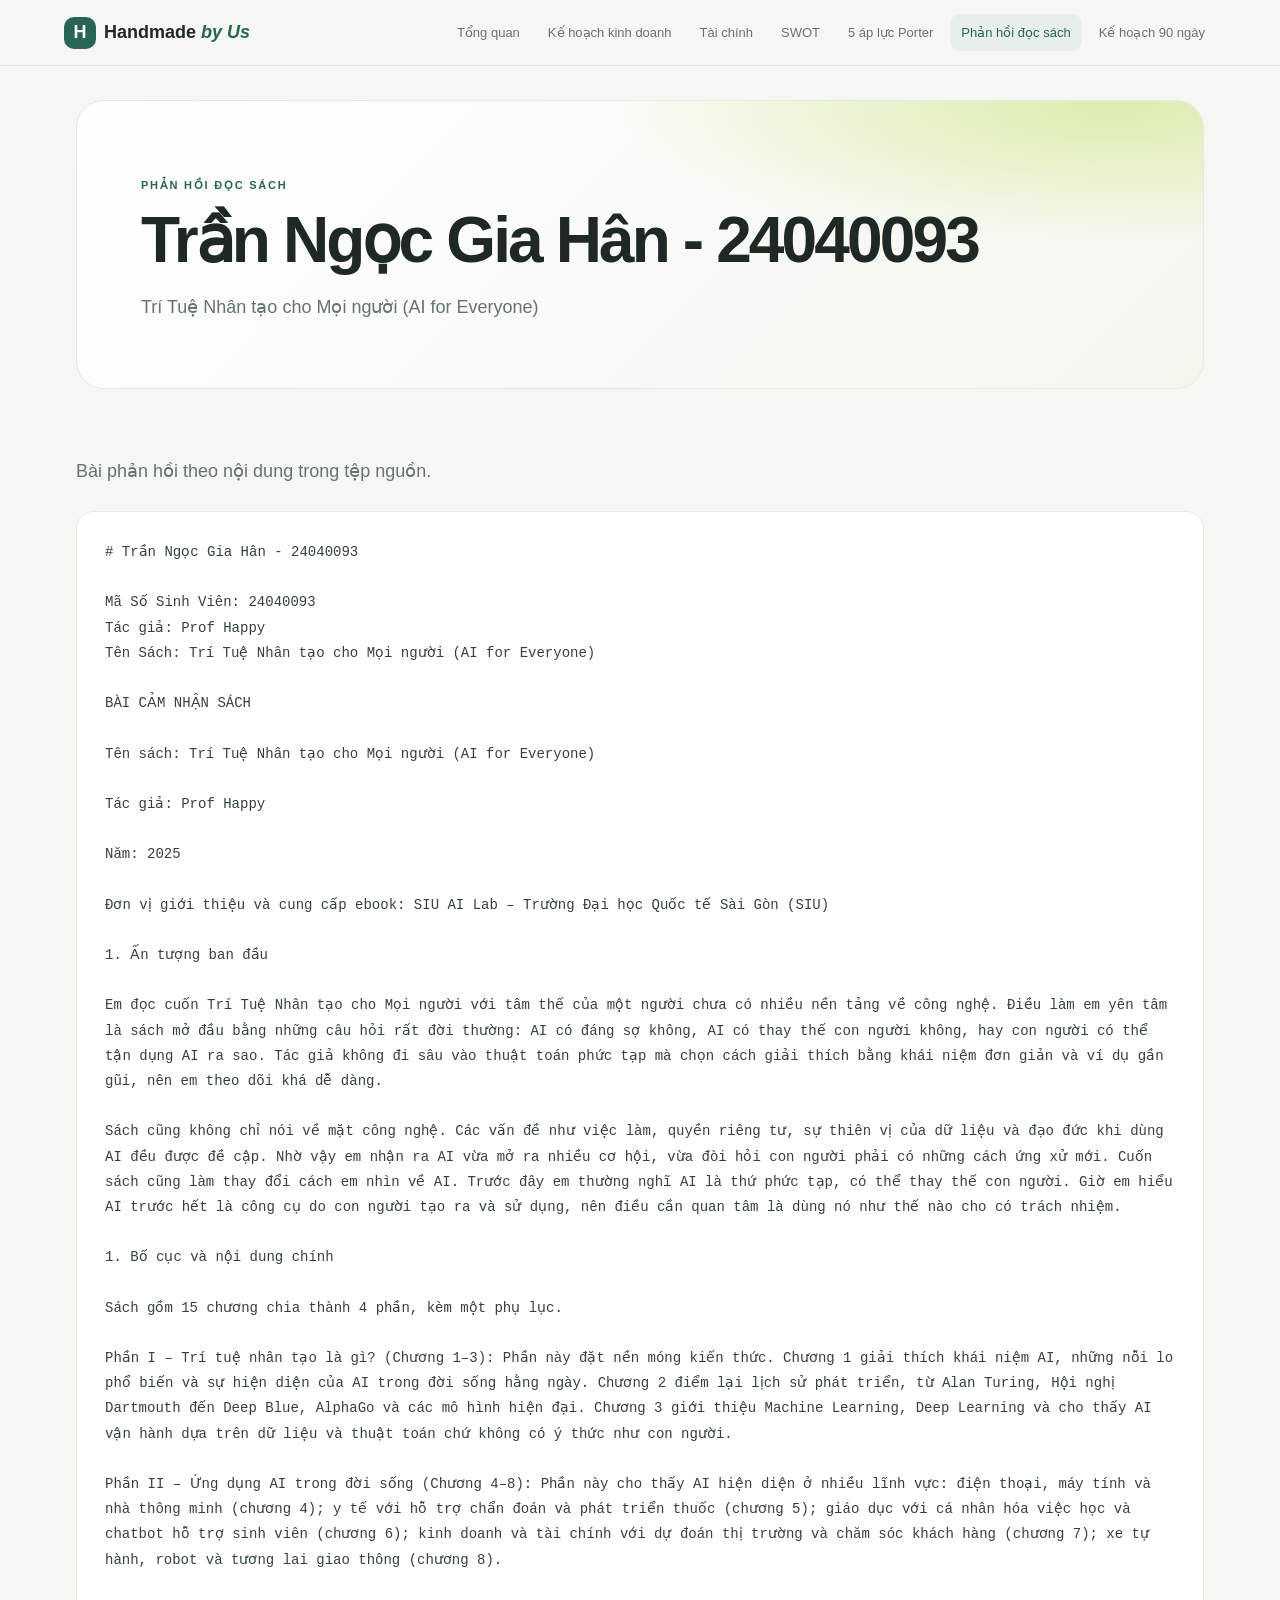
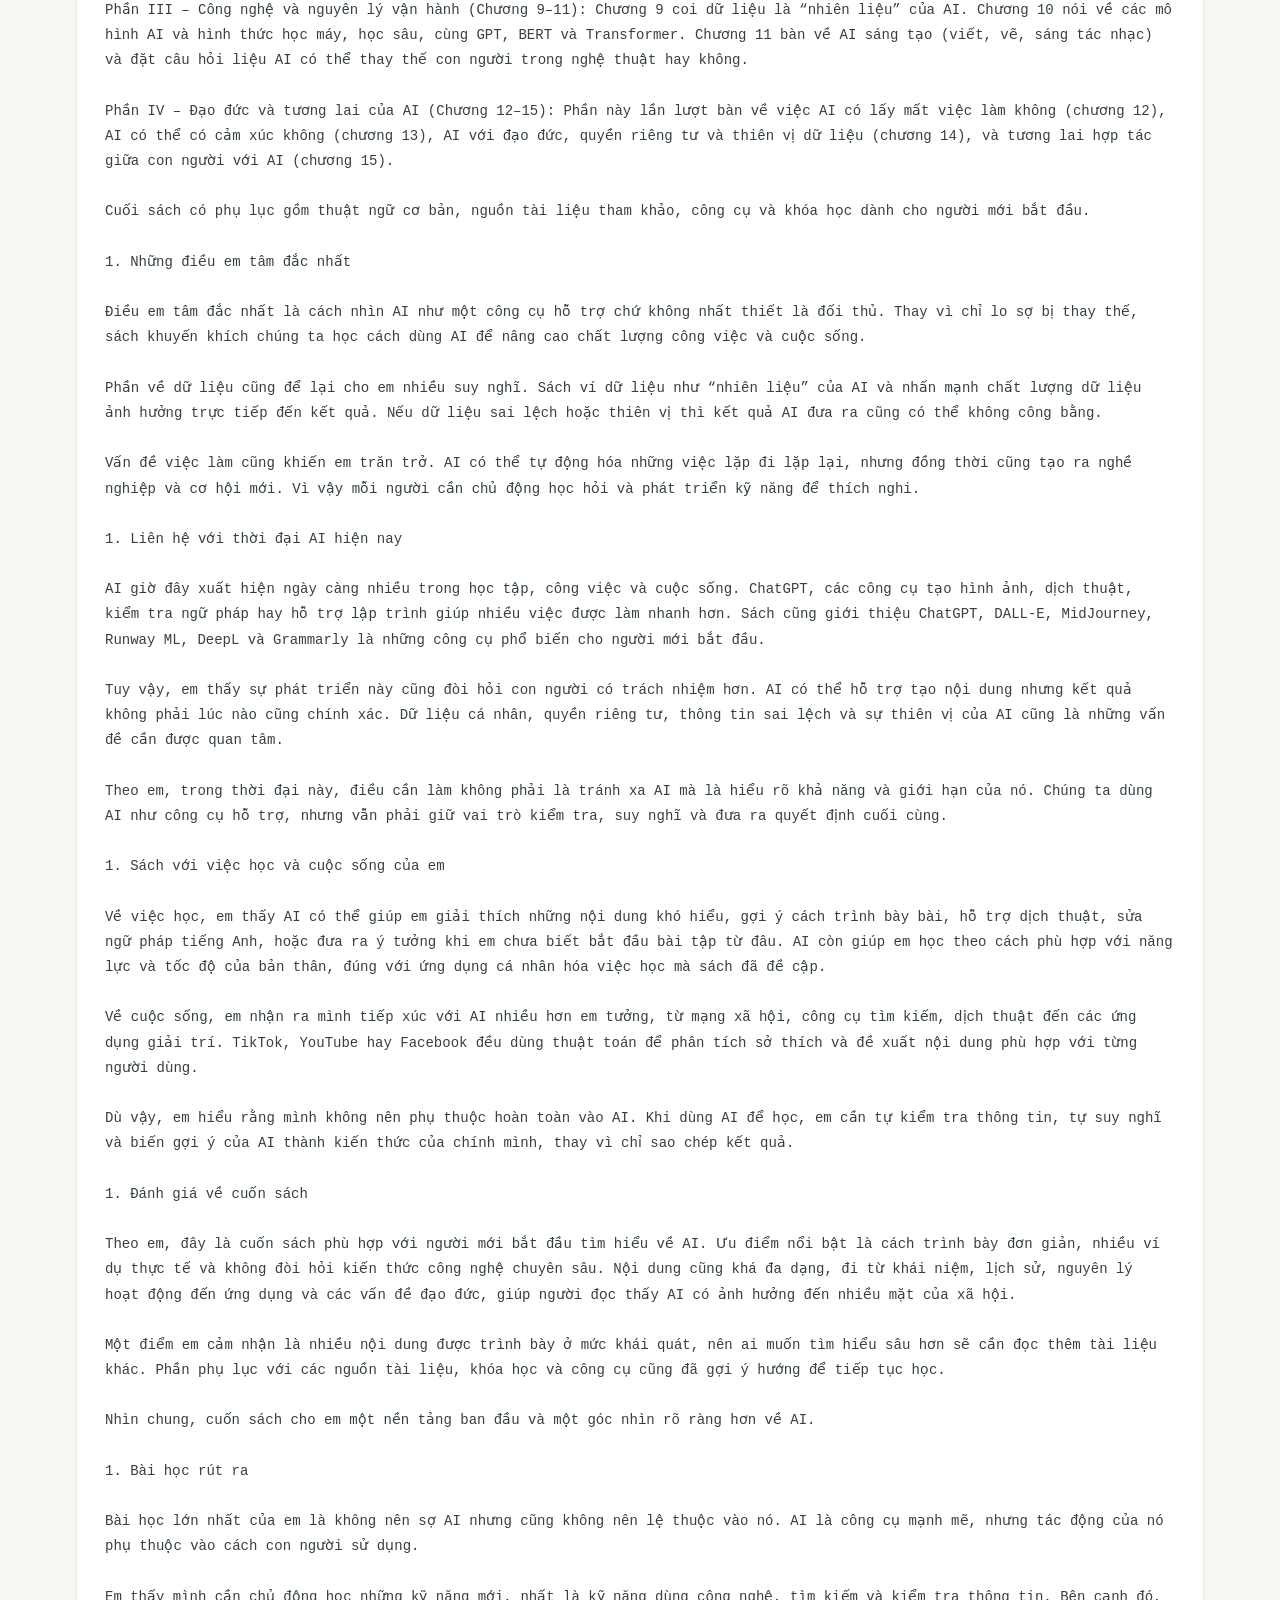
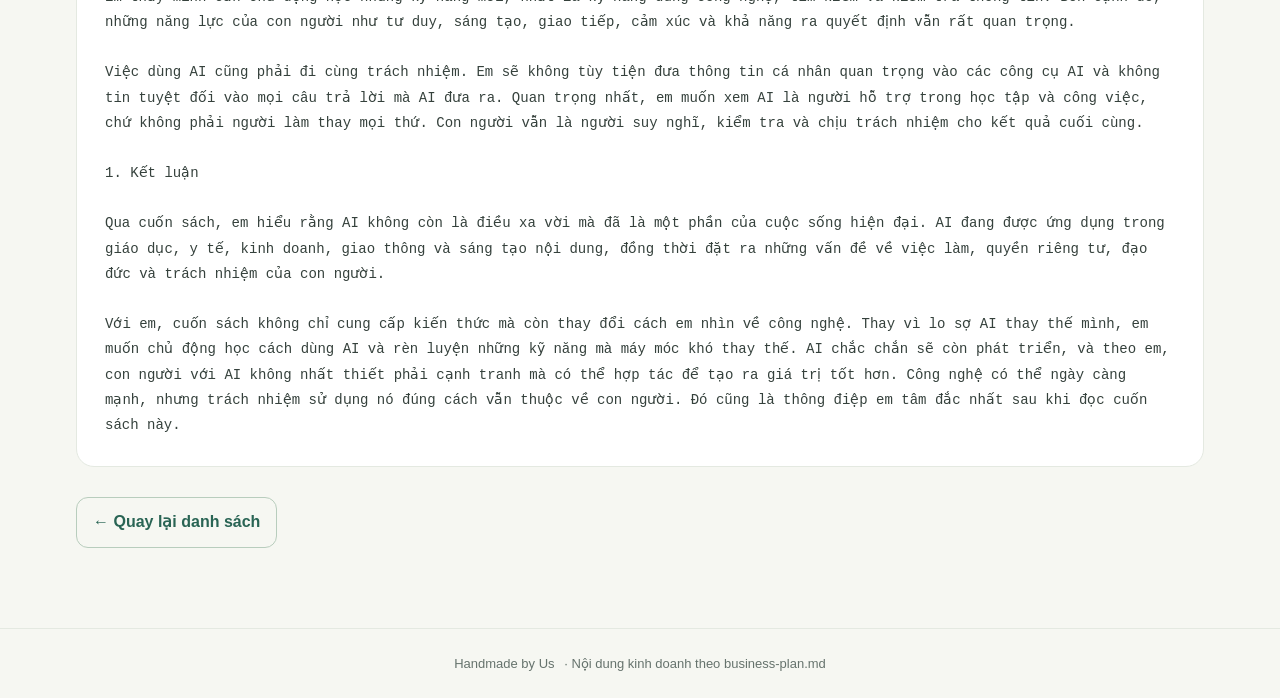
<file: reflection-5.html>
<!doctype html><html lang="vi"><head><meta charset="utf-8"><meta name="viewport" content="width=device-width,initial-scale=1"><title>Trần Ngọc Gia Hân - 24040093 · Handmade by Us</title><link rel="stylesheet" href="style.css"></head><body><header class="top"><a class="brand" href="index.html"><span class="mark">H</span>Handmade <i>by Us</i></a><nav><a class="" href="index.html">Tổng quan</a><a class="" href="business-plan.html">Kế hoạch kinh doanh</a><a class="" href="financial-analysis.html">Tài chính</a><a class="" href="swot.html">SWOT</a><a class="" href="five-forces.html">5 áp lực Porter</a><a class="active" href="reflections.html">Phản hồi đọc sách</a><a class="" href="action-plan.html">Kế hoạch 90 ngày</a></nav></header><main><section class="hero"><p class="eyebrow">PHẢN HỒI ĐỌC SÁCH</p><h1>Trần Ngọc Gia Hân - 24040093</h1><p class="lead">Trí Tuệ Nhân tạo cho Mọi người (AI for Everyone)</p></section><section class="section"><p class="lead">Bài phản hồi theo nội dung trong tệp nguồn.</p><article class="source-text"># Trần Ngọc Gia Hân - 24040093

Mã Số Sinh Viên: 24040093
Tác giả: Prof Happy
Tên Sách: Trí Tuệ Nhân tạo cho Mọi người (AI for Everyone)

BÀI CẢM NHẬN SÁCH

Tên sách: Trí Tuệ Nhân tạo cho Mọi người (AI for Everyone)

Tác giả: Prof Happy

Năm: 2025

Đơn vị giới thiệu và cung cấp ebook: SIU AI Lab – Trường Đại học Quốc tế Sài Gòn (SIU)

1. Ấn tượng ban đầu

Em đọc cuốn Trí Tuệ Nhân tạo cho Mọi người với tâm thế của một người chưa có nhiều nền tảng về công nghệ. Điều làm em yên tâm là sách mở đầu bằng những câu hỏi rất đời thường: AI có đáng sợ không, AI có thay thế con người không, hay con người có thể tận dụng AI ra sao. Tác giả không đi sâu vào thuật toán phức tạp mà chọn cách giải thích bằng khái niệm đơn giản và ví dụ gần gũi, nên em theo dõi khá dễ dàng.

Sách cũng không chỉ nói về mặt công nghệ. Các vấn đề như việc làm, quyền riêng tư, sự thiên vị của dữ liệu và đạo đức khi dùng AI đều được đề cập. Nhờ vậy em nhận ra AI vừa mở ra nhiều cơ hội, vừa đòi hỏi con người phải có những cách ứng xử mới. Cuốn sách cũng làm thay đổi cách em nhìn về AI. Trước đây em thường nghĩ AI là thứ phức tạp, có thể thay thế con người. Giờ em hiểu AI trước hết là công cụ do con người tạo ra và sử dụng, nên điều cần quan tâm là dùng nó như thế nào cho có trách nhiệm.

1. Bố cục và nội dung chính

Sách gồm 15 chương chia thành 4 phần, kèm một phụ lục.

Phần I – Trí tuệ nhân tạo là gì? (Chương 1–3): Phần này đặt nền móng kiến thức. Chương 1 giải thích khái niệm AI, những nỗi lo phổ biến và sự hiện diện của AI trong đời sống hằng ngày. Chương 2 điểm lại lịch sử phát triển, từ Alan Turing, Hội nghị Dartmouth đến Deep Blue, AlphaGo và các mô hình hiện đại. Chương 3 giới thiệu Machine Learning, Deep Learning và cho thấy AI vận hành dựa trên dữ liệu và thuật toán chứ không có ý thức như con người.

Phần II – Ứng dụng AI trong đời sống (Chương 4–8): Phần này cho thấy AI hiện diện ở nhiều lĩnh vực: điện thoại, máy tính và nhà thông minh (chương 4); y tế với hỗ trợ chẩn đoán và phát triển thuốc (chương 5); giáo dục với cá nhân hóa việc học và chatbot hỗ trợ sinh viên (chương 6); kinh doanh và tài chính với dự đoán thị trường và chăm sóc khách hàng (chương 7); xe tự hành, robot và tương lai giao thông (chương 8).

Phần III – Công nghệ và nguyên lý vận hành (Chương 9–11): Chương 9 coi dữ liệu là “nhiên liệu” của AI. Chương 10 nói về các mô hình AI và hình thức học máy, học sâu, cùng GPT, BERT và Transformer. Chương 11 bàn về AI sáng tạo (viết, vẽ, sáng tác nhạc) và đặt câu hỏi liệu AI có thể thay thế con người trong nghệ thuật hay không.

Phần IV – Đạo đức và tương lai của AI (Chương 12–15): Phần này lần lượt bàn về việc AI có lấy mất việc làm không (chương 12), AI có thể có cảm xúc không (chương 13), AI với đạo đức, quyền riêng tư và thiên vị dữ liệu (chương 14), và tương lai hợp tác giữa con người với AI (chương 15).

Cuối sách có phụ lục gồm thuật ngữ cơ bản, nguồn tài liệu tham khảo, công cụ và khóa học dành cho người mới bắt đầu.

1. Những điều em tâm đắc nhất

Điều em tâm đắc nhất là cách nhìn AI như một công cụ hỗ trợ chứ không nhất thiết là đối thủ. Thay vì chỉ lo sợ bị thay thế, sách khuyến khích chúng ta học cách dùng AI để nâng cao chất lượng công việc và cuộc sống.

Phần về dữ liệu cũng để lại cho em nhiều suy nghĩ. Sách ví dữ liệu như “nhiên liệu” của AI và nhấn mạnh chất lượng dữ liệu ảnh hưởng trực tiếp đến kết quả. Nếu dữ liệu sai lệch hoặc thiên vị thì kết quả AI đưa ra cũng có thể không công bằng.

Vấn đề việc làm cũng khiến em trăn trở. AI có thể tự động hóa những việc lặp đi lặp lại, nhưng đồng thời cũng tạo ra nghề nghiệp và cơ hội mới. Vì vậy mỗi người cần chủ động học hỏi và phát triển kỹ năng để thích nghi.

1. Liên hệ với thời đại AI hiện nay

AI giờ đây xuất hiện ngày càng nhiều trong học tập, công việc và cuộc sống. ChatGPT, các công cụ tạo hình ảnh, dịch thuật, kiểm tra ngữ pháp hay hỗ trợ lập trình giúp nhiều việc được làm nhanh hơn. Sách cũng giới thiệu ChatGPT, DALL-E, MidJourney, Runway ML, DeepL và Grammarly là những công cụ phổ biến cho người mới bắt đầu.

Tuy vậy, em thấy sự phát triển này cũng đòi hỏi con người có trách nhiệm hơn. AI có thể hỗ trợ tạo nội dung nhưng kết quả không phải lúc nào cũng chính xác. Dữ liệu cá nhân, quyền riêng tư, thông tin sai lệch và sự thiên vị của AI cũng là những vấn đề cần được quan tâm.

Theo em, trong thời đại này, điều cần làm không phải là tránh xa AI mà là hiểu rõ khả năng và giới hạn của nó. Chúng ta dùng AI như công cụ hỗ trợ, nhưng vẫn phải giữ vai trò kiểm tra, suy nghĩ và đưa ra quyết định cuối cùng.

1. Sách với việc học và cuộc sống của em

Về việc học, em thấy AI có thể giúp em giải thích những nội dung khó hiểu, gợi ý cách trình bày bài, hỗ trợ dịch thuật, sửa ngữ pháp tiếng Anh, hoặc đưa ra ý tưởng khi em chưa biết bắt đầu bài tập từ đâu. AI còn giúp em học theo cách phù hợp với năng lực và tốc độ của bản thân, đúng với ứng dụng cá nhân hóa việc học mà sách đã đề cập.

Về cuộc sống, em nhận ra mình tiếp xúc với AI nhiều hơn em tưởng, từ mạng xã hội, công cụ tìm kiếm, dịch thuật đến các ứng dụng giải trí. TikTok, YouTube hay Facebook đều dùng thuật toán để phân tích sở thích và đề xuất nội dung phù hợp với từng người dùng.

Dù vậy, em hiểu rằng mình không nên phụ thuộc hoàn toàn vào AI. Khi dùng AI để học, em cần tự kiểm tra thông tin, tự suy nghĩ và biến gợi ý của AI thành kiến thức của chính mình, thay vì chỉ sao chép kết quả.

1. Đánh giá về cuốn sách

Theo em, đây là cuốn sách phù hợp với người mới bắt đầu tìm hiểu về AI. Ưu điểm nổi bật là cách trình bày đơn giản, nhiều ví dụ thực tế và không đòi hỏi kiến thức công nghệ chuyên sâu. Nội dung cũng khá đa dạng, đi từ khái niệm, lịch sử, nguyên lý hoạt động đến ứng dụng và các vấn đề đạo đức, giúp người đọc thấy AI có ảnh hưởng đến nhiều mặt của xã hội.

Một điểm em cảm nhận là nhiều nội dung được trình bày ở mức khái quát, nên ai muốn tìm hiểu sâu hơn sẽ cần đọc thêm tài liệu khác. Phần phụ lục với các nguồn tài liệu, khóa học và công cụ cũng đã gợi ý hướng để tiếp tục học.

Nhìn chung, cuốn sách cho em một nền tảng ban đầu và một góc nhìn rõ ràng hơn về AI.

1. Bài học rút ra

Bài học lớn nhất của em là không nên sợ AI nhưng cũng không nên lệ thuộc vào nó. AI là công cụ mạnh mẽ, nhưng tác động của nó phụ thuộc vào cách con người sử dụng.

Em thấy mình cần chủ động học những kỹ năng mới, nhất là kỹ năng dùng công nghệ, tìm kiếm và kiểm tra thông tin. Bên cạnh đó, những năng lực của con người như tư duy, sáng tạo, giao tiếp, cảm xúc và khả năng ra quyết định vẫn rất quan trọng.

Việc dùng AI cũng phải đi cùng trách nhiệm. Em sẽ không tùy tiện đưa thông tin cá nhân quan trọng vào các công cụ AI và không tin tuyệt đối vào mọi câu trả lời mà AI đưa ra. Quan trọng nhất, em muốn xem AI là người hỗ trợ trong học tập và công việc, chứ không phải người làm thay mọi thứ. Con người vẫn là người suy nghĩ, kiểm tra và chịu trách nhiệm cho kết quả cuối cùng.

1. Kết luận

Qua cuốn sách, em hiểu rằng AI không còn là điều xa vời mà đã là một phần của cuộc sống hiện đại. AI đang được ứng dụng trong giáo dục, y tế, kinh doanh, giao thông và sáng tạo nội dung, đồng thời đặt ra những vấn đề về việc làm, quyền riêng tư, đạo đức và trách nhiệm của con người.

Với em, cuốn sách không chỉ cung cấp kiến thức mà còn thay đổi cách em nhìn về công nghệ. Thay vì lo sợ AI thay thế mình, em muốn chủ động học cách dùng AI và rèn luyện những kỹ năng mà máy móc khó thay thế. AI chắc chắn sẽ còn phát triển, và theo em, con người với AI không nhất thiết phải cạnh tranh mà có thể hợp tác để tạo ra giá trị tốt hơn. Công nghệ có thể ngày càng mạnh, nhưng trách nhiệm sử dụng nó đúng cách vẫn thuộc về con người. Đó cũng là thông điệp em tâm đắc nhất sau khi đọc cuốn sách này.</article><a class="button" href="reflections.html">← Quay lại danh sách</a></section></main><footer>Handmade by Us <span>· Nội dung kinh doanh theo business-plan.md</span></footer></body></html>
</file>
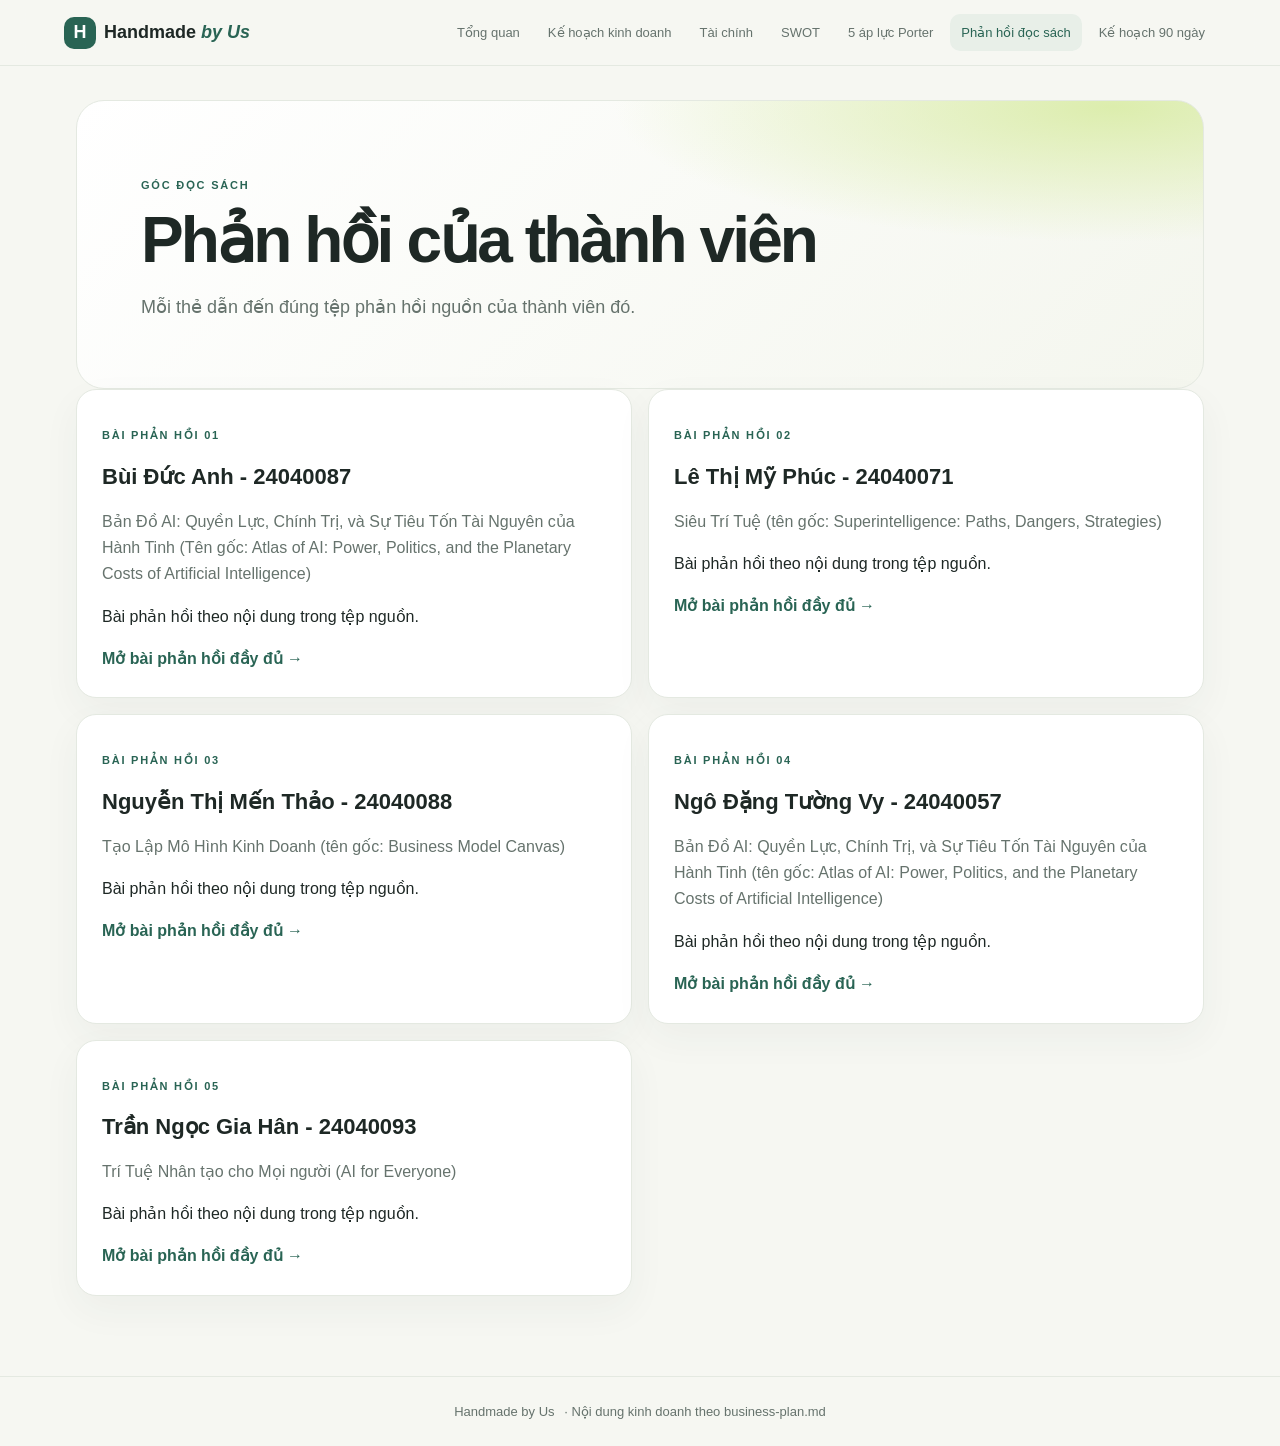
<file: reflections.html>
<!doctype html><html lang="vi"><head><meta charset="utf-8"><meta name="viewport" content="width=device-width,initial-scale=1"><title>Phản hồi đọc sách · Handmade by Us</title><link rel="stylesheet" href="style.css"></head><body><header class="top"><a class="brand" href="index.html"><span class="mark">H</span>Handmade <i>by Us</i></a><nav><a class="" href="index.html">Tổng quan</a><a class="" href="business-plan.html">Kế hoạch kinh doanh</a><a class="" href="financial-analysis.html">Tài chính</a><a class="" href="swot.html">SWOT</a><a class="" href="five-forces.html">5 áp lực Porter</a><a class="active" href="reflections.html">Phản hồi đọc sách</a><a class="" href="action-plan.html">Kế hoạch 90 ngày</a></nav></header><main><section class="hero"><p class="eyebrow">GÓC ĐỌC SÁCH</p><h1>Phản hồi của thành viên</h1><p class="lead">Mỗi thẻ dẫn đến đúng tệp phản hồi nguồn của thành viên đó.</p></section><section class="grid two"><article class="card reflection-card"><p class="eyebrow">BÀI PHẢN HỒI 01</p><h2>Bùi Đức Anh - 24040087</h2><p class="book">Bản Đồ AI: Quyền Lực, Chính Trị, và Sự Tiêu Tốn Tài Nguyên của Hành Tinh (Tên gốc: Atlas of AI: Power, Politics, and the Planetary Costs of Artificial Intelligence)</p><p>Bài phản hồi theo nội dung trong tệp nguồn.</p><a class="text-link" href="reflection-1.html">Mở bài phản hồi đầy đủ →</a></article><article class="card reflection-card"><p class="eyebrow">BÀI PHẢN HỒI 02</p><h2>Lê Thị Mỹ Phúc - 24040071</h2><p class="book">Siêu Trí Tuệ (tên gốc: Superintelligence: Paths, Dangers, Strategies)</p><p>Bài phản hồi theo nội dung trong tệp nguồn.</p><a class="text-link" href="reflection-2.html">Mở bài phản hồi đầy đủ →</a></article><article class="card reflection-card"><p class="eyebrow">BÀI PHẢN HỒI 03</p><h2>Nguyễn Thị Mến Thảo - 24040088</h2><p class="book">Tạo Lập Mô Hình Kinh Doanh  (tên gốc: Business Model Canvas)</p><p>Bài phản hồi theo nội dung trong tệp nguồn.</p><a class="text-link" href="reflection-3.html">Mở bài phản hồi đầy đủ →</a></article><article class="card reflection-card"><p class="eyebrow">BÀI PHẢN HỒI 04</p><h2>Ngô Đặng Tường Vy - 24040057</h2><p class="book">Bản Đồ AI: Quyền Lực, Chính Trị, và Sự Tiêu Tốn Tài Nguyên của Hành Tinh (tên gốc: Atlas of AI: Power, Politics, and the Planetary Costs of Artificial Intelligence)</p><p>Bài phản hồi theo nội dung trong tệp nguồn.</p><a class="text-link" href="reflection-4.html">Mở bài phản hồi đầy đủ →</a></article><article class="card reflection-card"><p class="eyebrow">BÀI PHẢN HỒI 05</p><h2>Trần Ngọc Gia Hân - 24040093</h2><p class="book">Trí Tuệ Nhân tạo cho Mọi người (AI for Everyone)</p><p>Bài phản hồi theo nội dung trong tệp nguồn.</p><a class="text-link" href="reflection-5.html">Mở bài phản hồi đầy đủ →</a></article></section></main><footer>Handmade by Us <span>· Nội dung kinh doanh theo business-plan.md</span></footer></body></html>
</file>
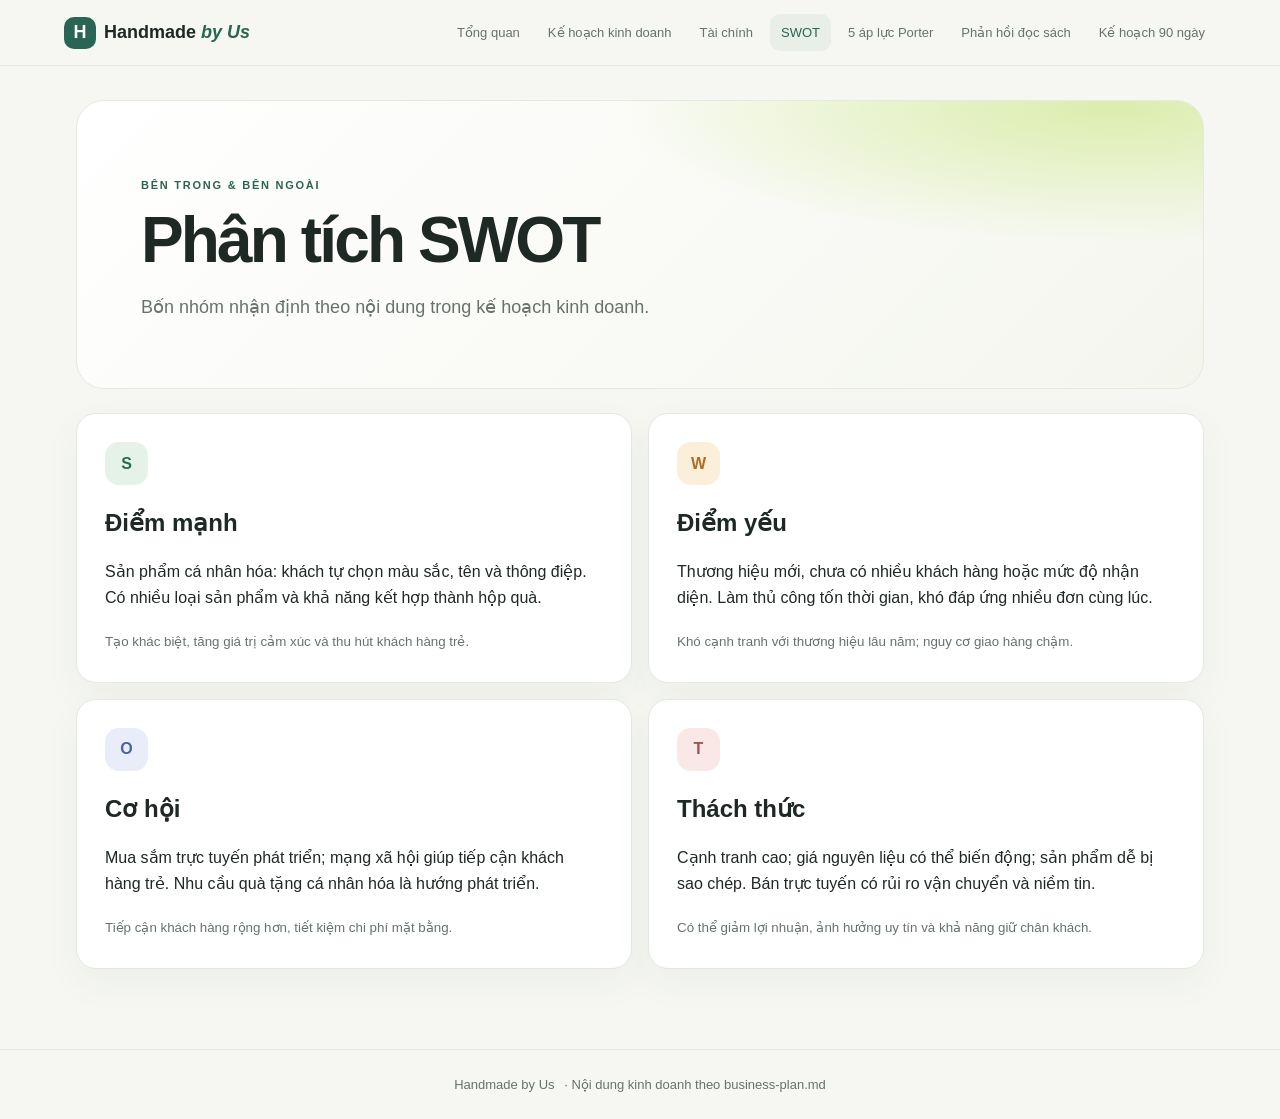
<file: swot.html>
<!doctype html><html lang="vi"><head><meta charset="utf-8"><meta name="viewport" content="width=device-width,initial-scale=1"><title>SWOT · Handmade by Us</title><link rel="stylesheet" href="style.css"></head><body><header class="top"><a class="brand" href="index.html"><span class="mark">H</span>Handmade <i>by Us</i></a><nav><a class="" href="index.html">Tổng quan</a><a class="" href="business-plan.html">Kế hoạch kinh doanh</a><a class="" href="financial-analysis.html">Tài chính</a><a class="active" href="swot.html">SWOT</a><a class="" href="five-forces.html">5 áp lực Porter</a><a class="" href="reflections.html">Phản hồi đọc sách</a><a class="" href="action-plan.html">Kế hoạch 90 ngày</a></nav></header><main><section class="hero"><p class="eyebrow">BÊN TRONG & BÊN NGOÀI</p><h1>Phân tích SWOT</h1><p class="lead">Bốn nhóm nhận định theo nội dung trong kế hoạch kinh doanh.</p></section><section class="swot"><article class="swot-card s"><span>S</span><h2>Điểm mạnh</h2><p>Sản phẩm cá nhân hóa: khách tự chọn màu sắc, tên và thông điệp. Có nhiều loại sản phẩm và khả năng kết hợp thành hộp quà.</p><small>Tạo khác biệt, tăng giá trị cảm xúc và thu hút khách hàng trẻ.</small></article><article class="swot-card w"><span>W</span><h2>Điểm yếu</h2><p>Thương hiệu mới, chưa có nhiều khách hàng hoặc mức độ nhận diện. Làm thủ công tốn thời gian, khó đáp ứng nhiều đơn cùng lúc.</p><small>Khó cạnh tranh với thương hiệu lâu năm; nguy cơ giao hàng chậm.</small></article><article class="swot-card o"><span>O</span><h2>Cơ hội</h2><p>Mua sắm trực tuyến phát triển; mạng xã hội giúp tiếp cận khách hàng trẻ. Nhu cầu quà tặng cá nhân hóa là hướng phát triển.</p><small>Tiếp cận khách hàng rộng hơn, tiết kiệm chi phí mặt bằng.</small></article><article class="swot-card t"><span>T</span><h2>Thách thức</h2><p>Cạnh tranh cao; giá nguyên liệu có thể biến động; sản phẩm dễ bị sao chép. Bán trực tuyến có rủi ro vận chuyển và niềm tin.</p><small>Có thể giảm lợi nhuận, ảnh hưởng uy tín và khả năng giữ chân khách.</small></article></section></main><footer>Handmade by Us <span>· Nội dung kinh doanh theo business-plan.md</span></footer></body></html>
</file>
<file: style.css>
:root{--ink:#1e2825;--muted:#66736d;--paper:#f6f7f2;--card:#fff;--green:#296454;--lime:#dcedad;--line:#e4e9e1;--shadow:0 14px 38px #2446370c}*{box-sizing:border-box}body{margin:0;background:var(--paper);color:var(--ink);font:16px/1.65 Inter,"Segoe UI",Arial,sans-serif}.top{position:sticky;top:0;z-index:4;display:flex;align-items:center;justify-content:space-between;gap:28px;padding:14px clamp(20px,5vw,78px);background:#f6f7f2eb;backdrop-filter:blur(12px);border-bottom:1px solid var(--line)}.brand{text-decoration:none;color:var(--ink);font-weight:800;font-size:18px;white-space:nowrap}.brand i{color:var(--green)}.mark{display:inline-grid;place-items:center;width:32px;height:32px;margin-right:8px;border-radius:10px;background:var(--green);color:white}nav{display:flex;gap:6px;overflow:auto}nav a{padding:8px 11px;border-radius:10px;text-decoration:none;color:var(--muted);font-size:13px;white-space:nowrap}nav a:hover,nav a.active{background:#e8efe8;color:var(--green)}main{max-width:1180px;margin:auto;padding:34px 26px 80px}.hero{padding:64px clamp(10px,5vw,72px) 48px;background:radial-gradient(ellipse at 92% 2%,#dcedad 0,transparent 34%),linear-gradient(135deg,#fff,#f4f6ee);border:1px solid var(--line);border-radius:28px}.eyebrow{font-size:11px;letter-spacing:.16em;font-weight:800;color:var(--green);text-transform:uppercase}.hero h1{max-width:850px;margin:8px 0 12px;font-size:clamp(36px,6vw,64px);line-height:1.08;letter-spacing:-.045em}.lead{max-width:760px;color:var(--muted);font-size:18px}.section{margin-top:68px}.section h2{font-size:30px;letter-spacing:-.03em}.metrics{display:grid;grid-template-columns:repeat(4,1fr);gap:14px;margin:24px 0 52px}.metric,.card,.force,.swot-card{background:var(--card);border:1px solid var(--line);border-radius:20px;box-shadow:var(--shadow)}.metric{padding:20px}.metric span,.metric small{display:block;color:var(--muted);font-size:13px}.metric b{display:block;margin:12px 0 3px;color:var(--green);font-size:clamp(22px,2.8vw,32px);line-height:1.15}.grid{display:grid;gap:16px}.two{grid-template-columns:repeat(2,minmax(0,1fr))}.three{grid-template-columns:repeat(3,minmax(0,1fr))}.card{padding:25px}.card h2,.card h3{line-height:1.25}.callout{padding:32px;background:#eaf0e7;border-radius:24px}.button,.text-link{display:inline-block;color:var(--green);font-weight:750;text-decoration:none}.button{padding:11px 16px;border:1px solid #b8cdbd;border-radius:12px}.button:hover{background:white}.swot{display:grid;grid-template-columns:repeat(2,minmax(0,1fr));gap:16px;margin-top:24px}.swot-card{position:relative;padding:28px;overflow:hidden}.swot-card>span{display:grid;place-items:center;width:43px;height:43px;border-radius:14px;background:var(--tint);color:var(--tone);font-weight:900}.swot-card h2{margin:18px 0 7px}.swot-card small{color:var(--muted)}.s{--tone:#286b54;--tint:#e4f2e8}.w{--tone:#ac6e23;--tint:#fbefd9}.o{--tone:#4c65a0;--tint:#e9edfa}.t{--tone:#9d5353;--tint:#f9e8e5}.forces{display:grid;grid-template-columns:repeat(2,minmax(0,1fr));gap:16px;margin-top:24px}.force{padding:26px}.force-top{display:flex;align-items:center;justify-content:space-between}.force-num{font-size:13px;color:#96a39a;font-weight:800;letter-spacing:.12em}.tag{padding:4px 11px;border-radius:999px;background:#eaf0e7;color:var(--green);font-size:13px;font-weight:800}.force h2{font-size:22px;line-height:1.3}.table-wrap{overflow:auto;border:1px solid var(--line);border-radius:18px;background:white}table{width:100%;border-collapse:collapse;min-width:640px}th,td{text-align:left;padding:14px 17px;border-bottom:1px solid var(--line)}th{background:#eef2eb;color:var(--green);font-size:13px}tr:last-child td{border:0}.note,.book{color:var(--muted)}.reflection-card h2{font-size:22px}.source-text{white-space:pre-wrap;overflow-wrap:anywhere;background:#fff;border:1px solid var(--line);border-radius:18px;padding:28px;margin:24px 0 30px;color:#35413c;font:14px/1.8 ui-monospace,Consolas,monospace}footer{padding:24px;text-align:center;border-top:1px solid var(--line);color:var(--muted);font-size:13px}footer span{margin-left:6px}@media(max-width:900px){.top{align-items:flex-start;flex-direction:column;gap:10px}nav{width:100%}.metrics{grid-template-columns:repeat(2,1fr)}}@media(max-width:620px){main{padding:18px 14px 52px}.hero{padding:38px 24px;border-radius:22px}.two,.three,.swot,.forces{grid-template-columns:1fr}.metrics{gap:9px}.metric{padding:15px}.metric b{font-size:21px}.section{margin-top:48px}.card,.force,.swot-card{padding:21px}.source-text{padding:18px;font-size:12px}footer span{display:block;margin:0}}
</file>
